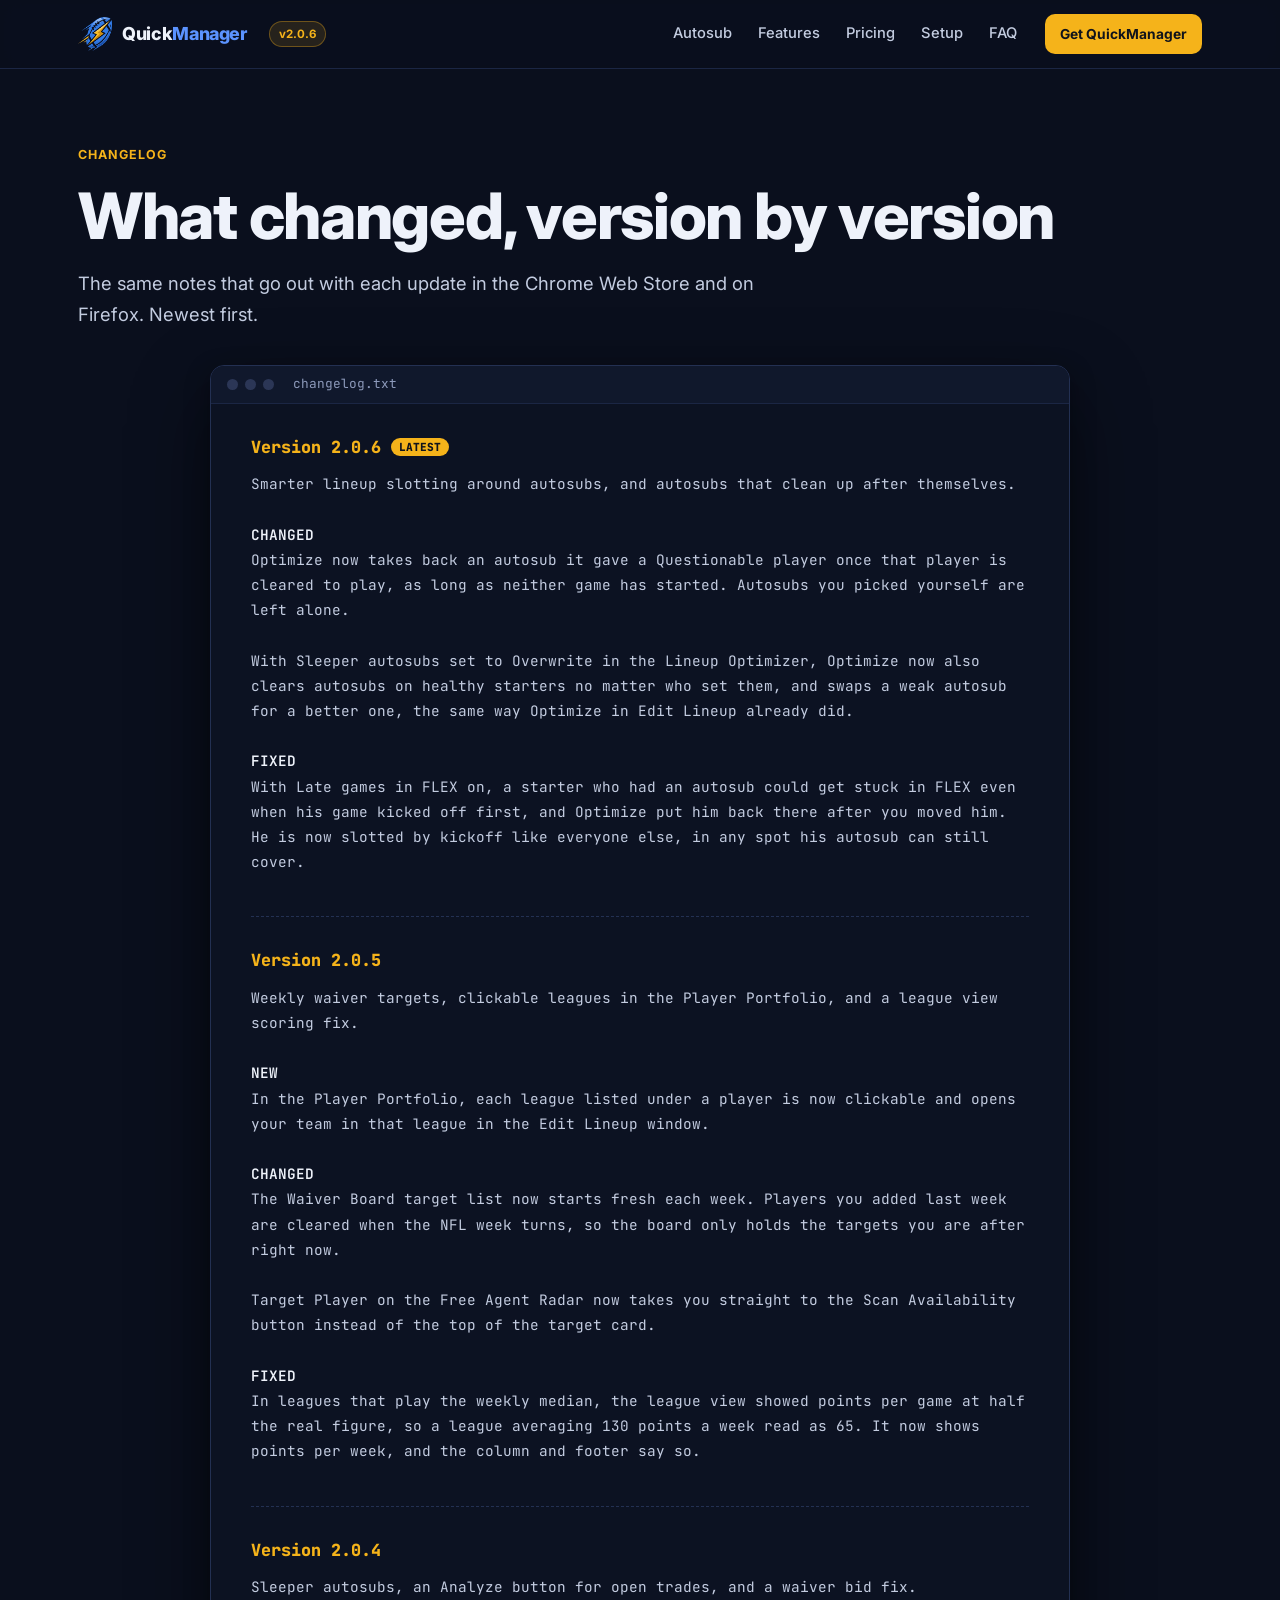
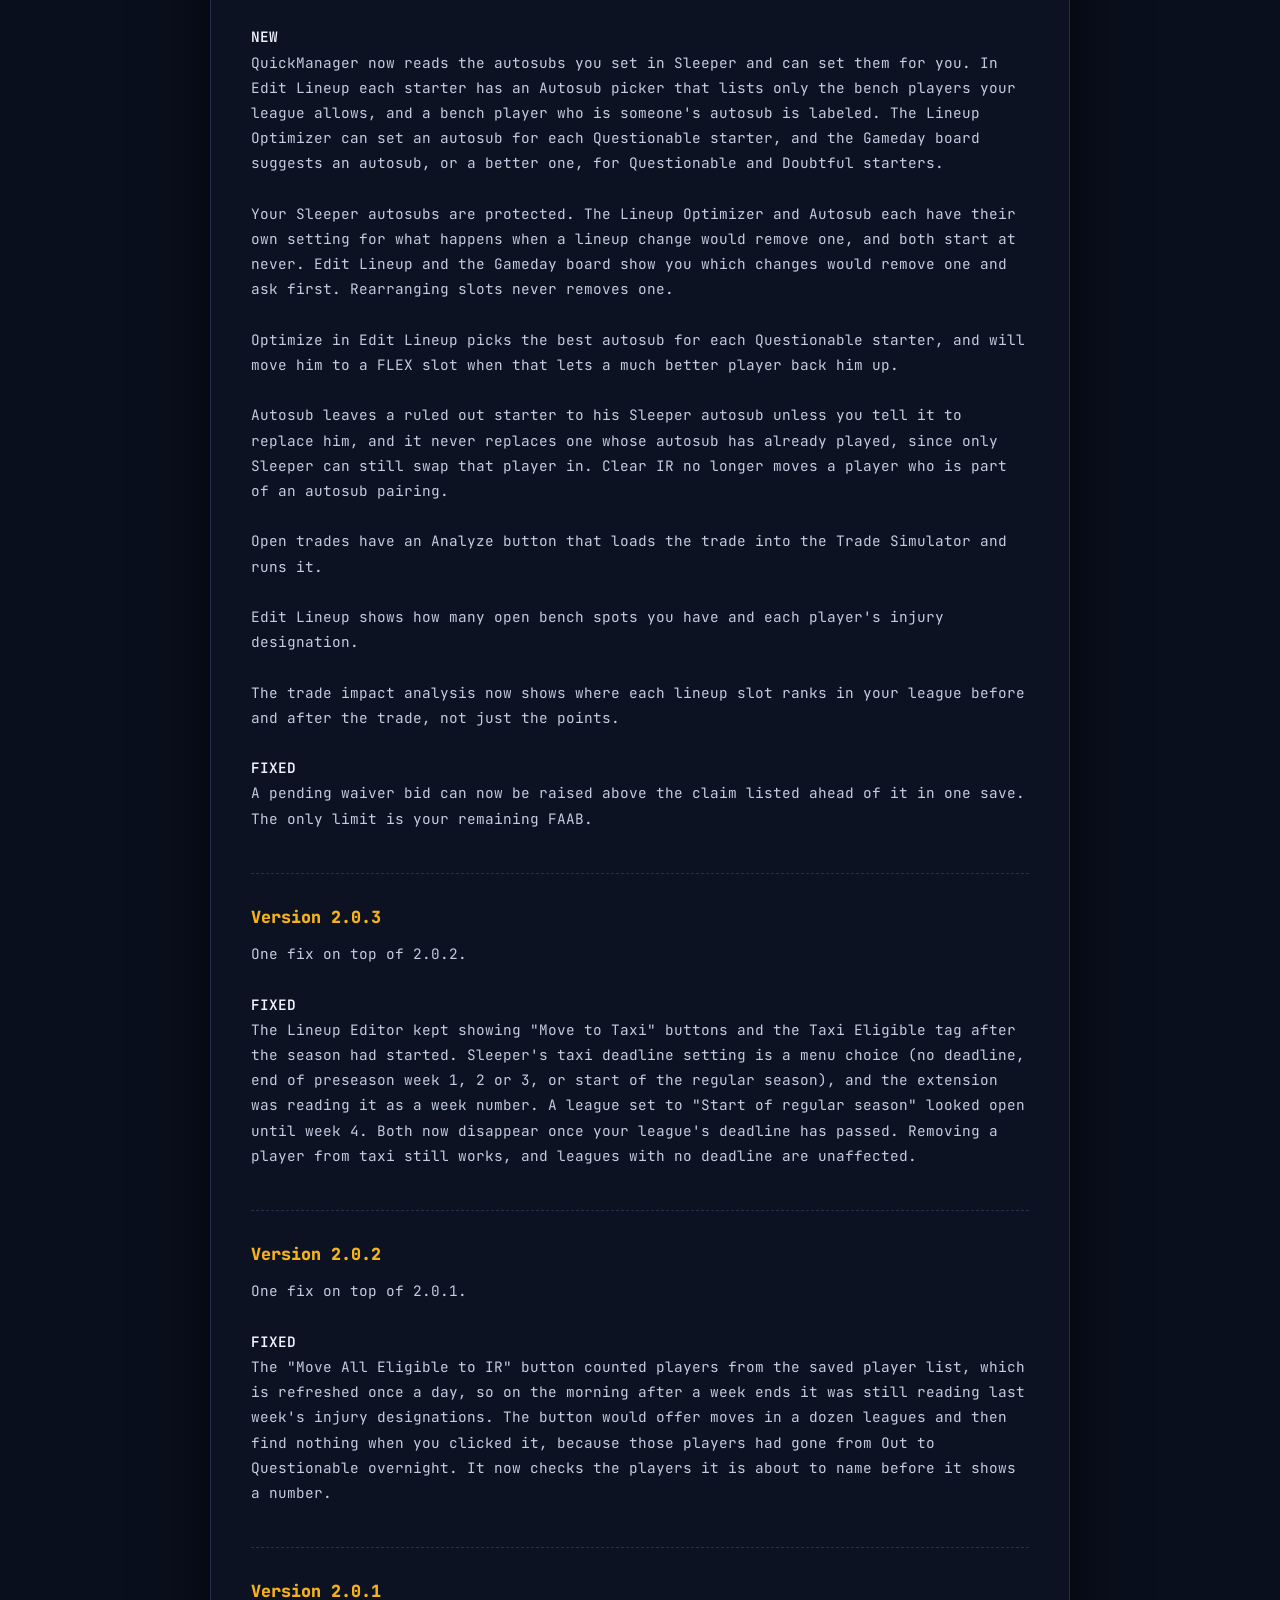
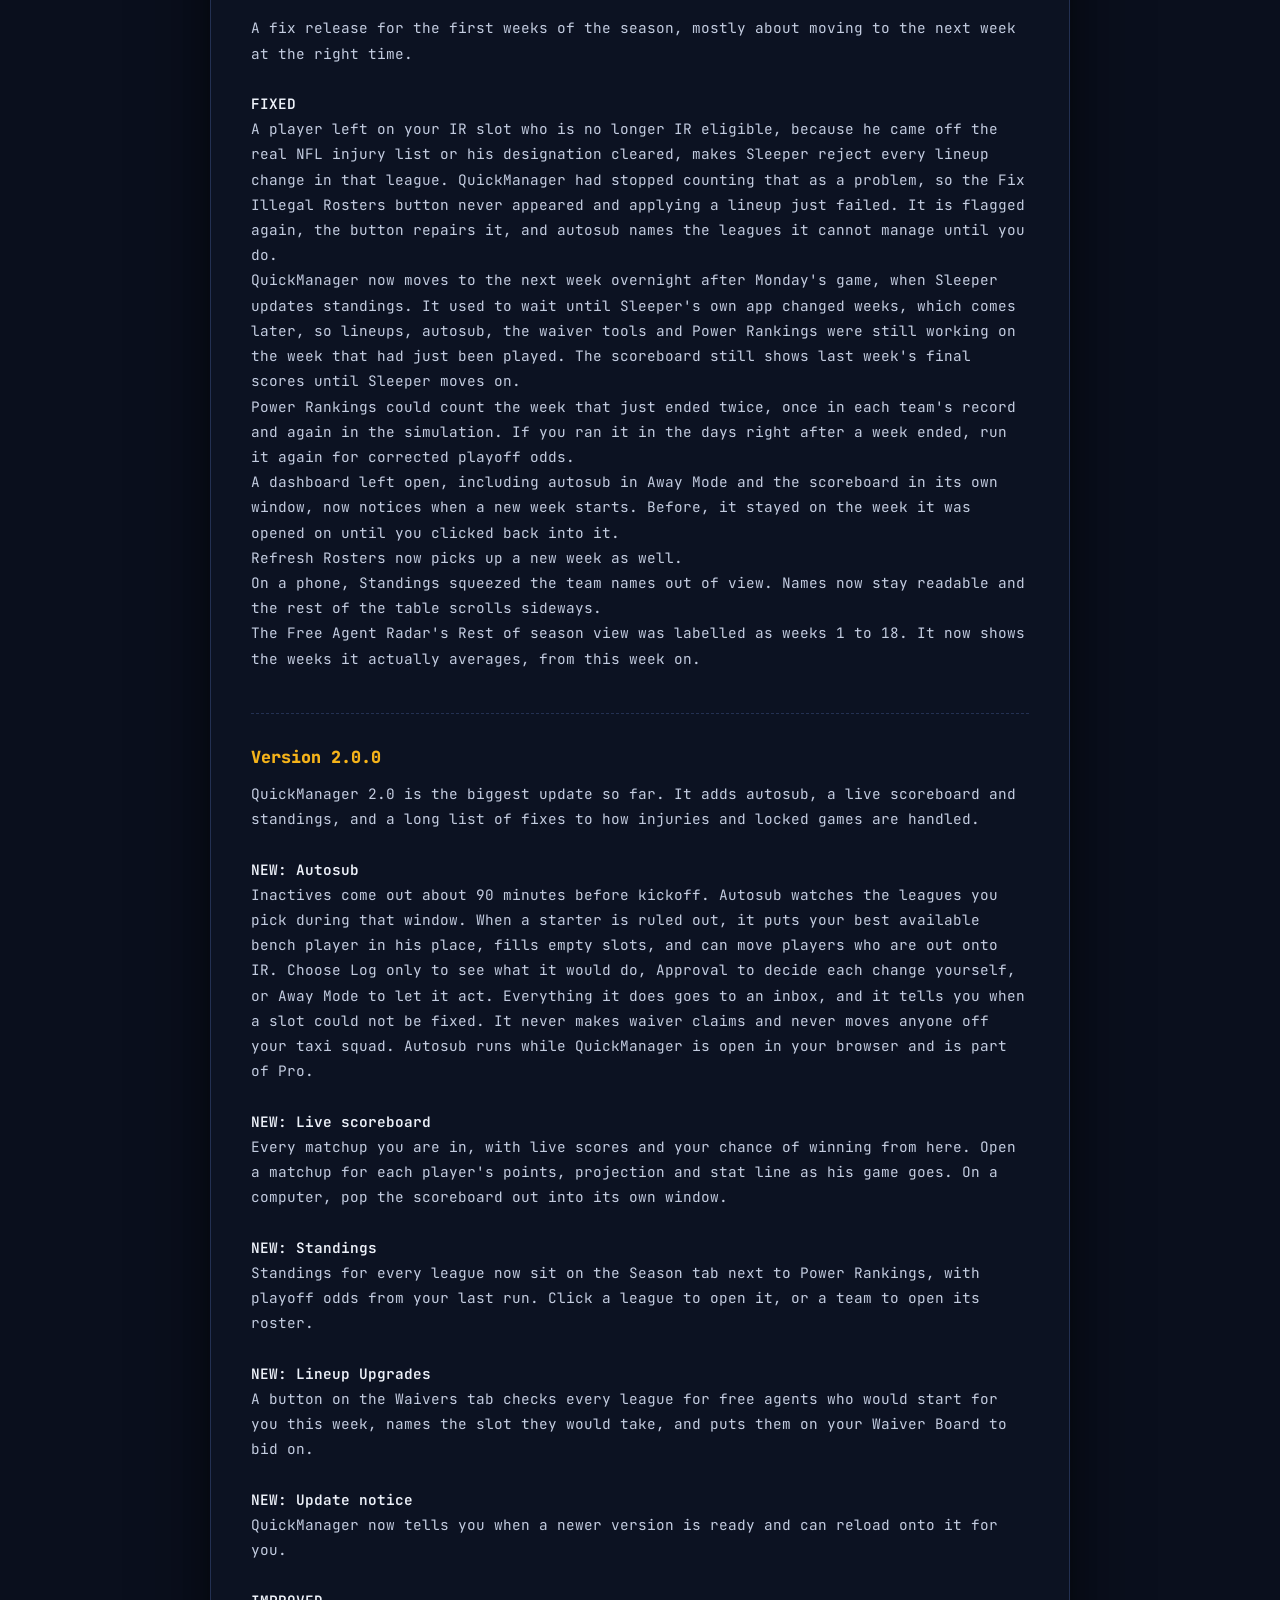
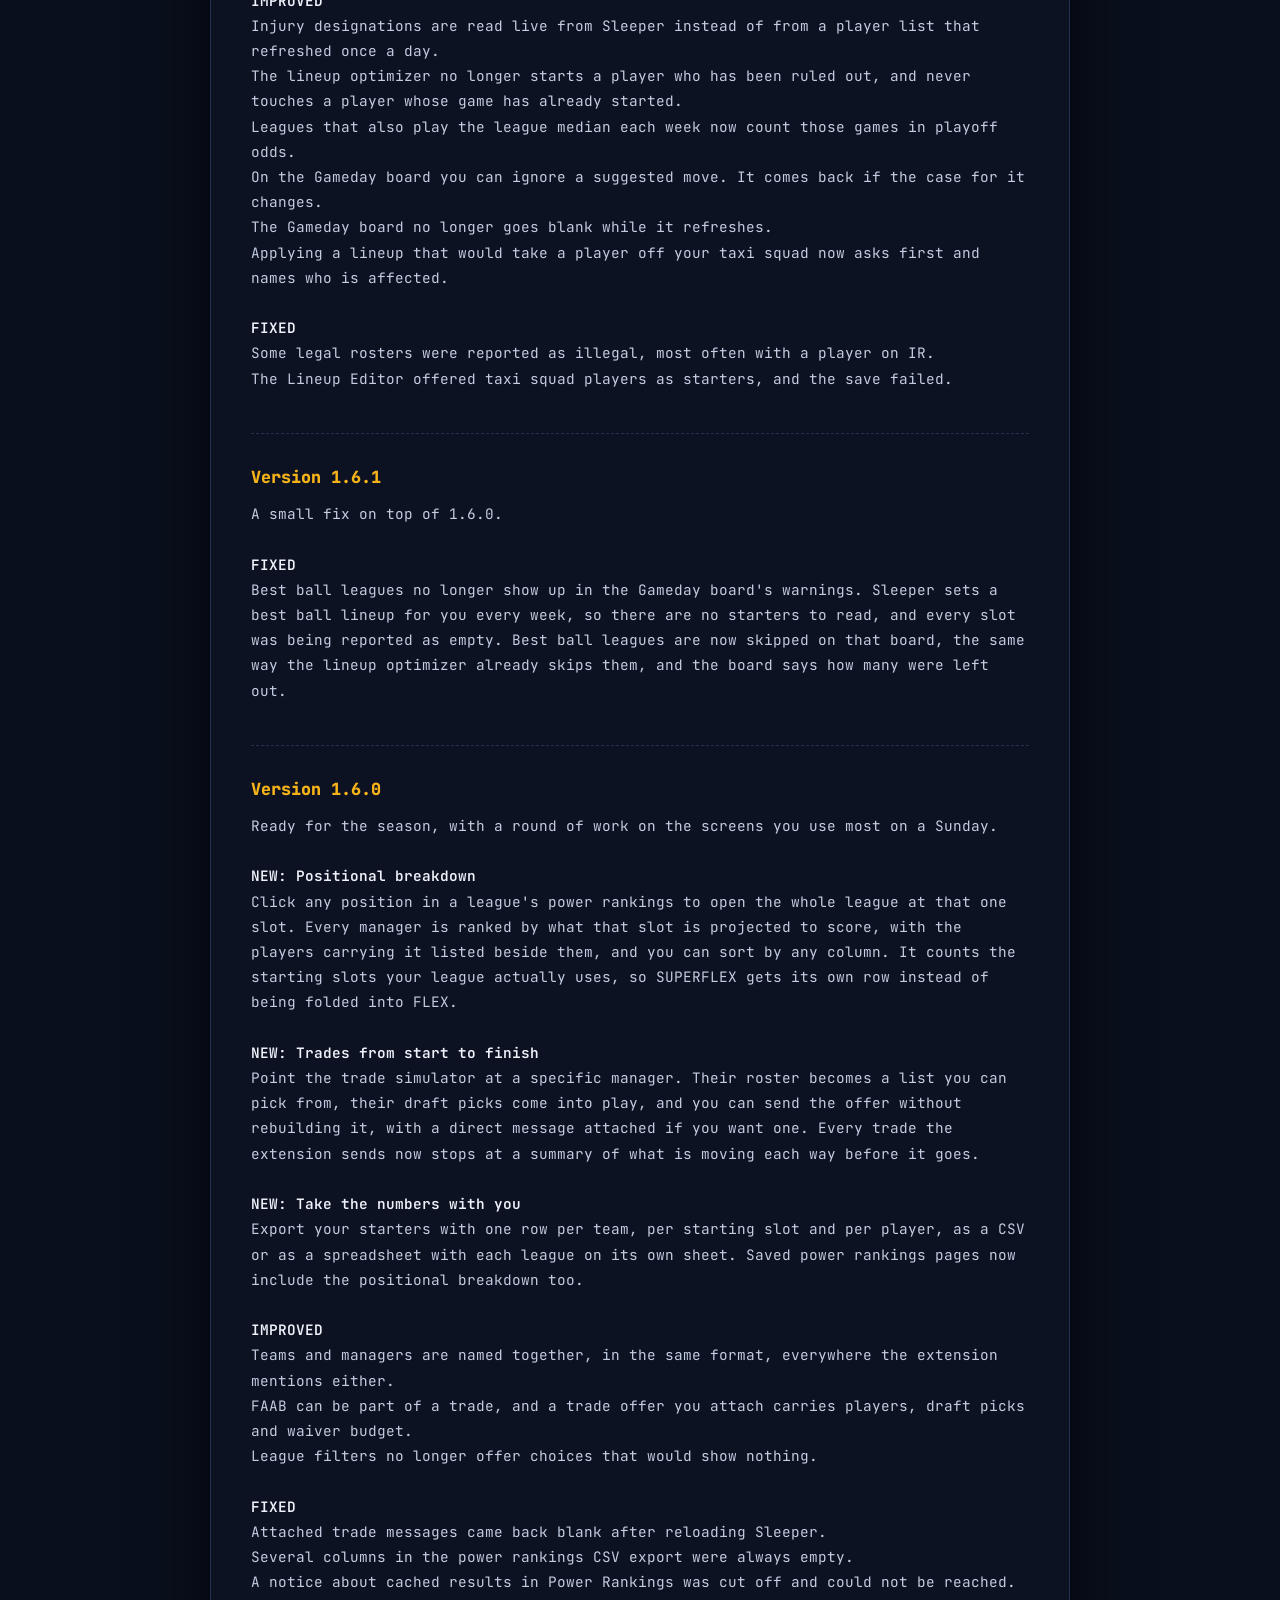
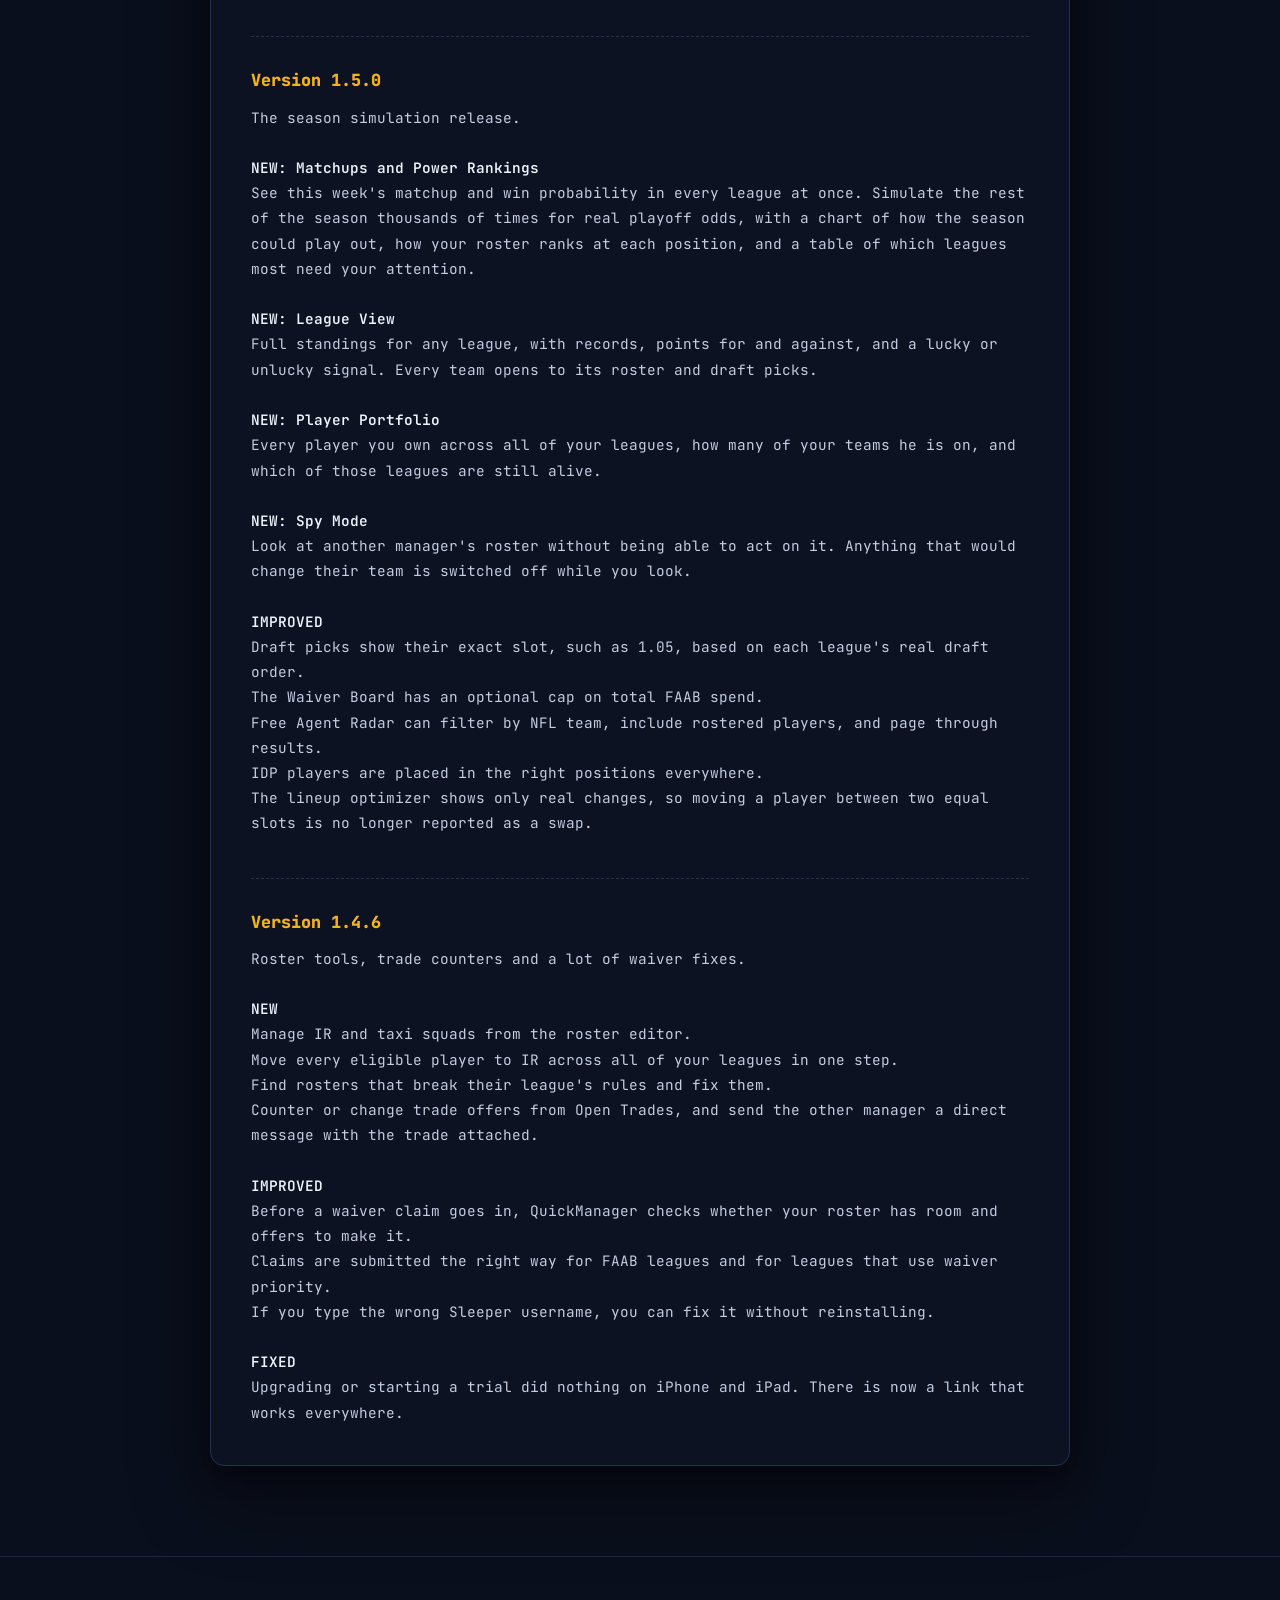
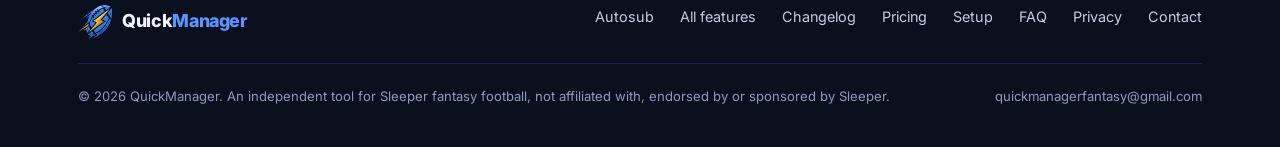
<file: changelog.html>
<!DOCTYPE html>
<html lang="en">
<head>
<meta charset="UTF-8">
<meta name="viewport" content="width=device-width, initial-scale=1.0">
<title>QuickManager changelog</title>
<meta name="description" content="What changed in each version of QuickManager for Sleeper.">
<link rel="icon" type="image/png" href="icons/icon32.png">
<link rel="preconnect" href="https://fonts.googleapis.com">
<link rel="preconnect" href="https://fonts.gstatic.com" crossorigin>
<link href="https://fonts.googleapis.com/css2?family=Inter:wght@400;500;600;700;800&family=JetBrains+Mono:wght@500&display=swap" rel="stylesheet">
<link rel="stylesheet" href="assets/site.css">
</head>
<body>
<!-- Generated by tools/site/build-changelog.cjs from store/release-notes-*.txt. Edit those, not this. -->

<nav class="nav">
  <div class="wrap">
    <a href="index.html" class="brand"><img src="icons/logo_mark.png" alt=""><span>Quick<b>Manager</b></span></a>
    <a href="changelog.html" class="ver-pill" data-qm-version title="See what changed in each version">v2.0.6</a>
    <div class="nav-links">
      <a href="index.html#autosub">Autosub</a>
      <a href="features.html">Features</a>
      <a href="index.html#pricing">Pricing</a>
      <a href="index.html#setup">Setup</a>
      <a href="index.html#faq">FAQ</a>
    </div>
    <a href="index.html#get" class="btn btn-gold btn-sm">Get QuickManager</a>
  </div>
</nav>

<header class="page-head">
  <div class="wrap">
    <span class="eyebrow">Changelog</span>
    <h1 style="margin-top: 12px;">What changed, version by version</h1>
    <p class="lede">The same notes that go out with each update in the Chrome Web Store and on Firefox. Newest first.</p>
  </div>
</header>

<main class="wrap">
  <div class="notepad">
    <div class="bar"><i></i><i></i><i></i><em>changelog.txt</em></div>
    <div class="body">
      <article class="release" id="v2.0.6">
        <h2>Version 2.0.6<span class="latest">LATEST</span></h2>
        <pre>Smarter lineup slotting around autosubs, and autosubs that clean up after themselves.

<b>CHANGED</b>
Optimize now takes back an autosub it gave a Questionable player once that player is cleared to play, as long as neither game has started. Autosubs you picked yourself are left alone.

With Sleeper autosubs set to Overwrite in the Lineup Optimizer, Optimize now also clears autosubs on healthy starters no matter who set them, and swaps a weak autosub for a better one, the same way Optimize in Edit Lineup already did.

<b>FIXED</b>
With Late games in FLEX on, a starter who had an autosub could get stuck in FLEX even when his game kicked off first, and Optimize put him back there after you moved him. He is now slotted by kickoff like everyone else, in any spot his autosub can still cover.</pre>
      </article>
      <article class="release" id="v2.0.5">
        <h2>Version 2.0.5</h2>
        <pre>Weekly waiver targets, clickable leagues in the Player Portfolio, and a league view scoring fix.

<b>NEW</b>
In the Player Portfolio, each league listed under a player is now clickable and opens your team in that league in the Edit Lineup window.

<b>CHANGED</b>
The Waiver Board target list now starts fresh each week. Players you added last week are cleared when the NFL week turns, so the board only holds the targets you are after right now.

Target Player on the Free Agent Radar now takes you straight to the Scan Availability button instead of the top of the target card.

<b>FIXED</b>
In leagues that play the weekly median, the league view showed points per game at half the real figure, so a league averaging 130 points a week read as 65. It now shows points per week, and the column and footer say so.</pre>
      </article>
      <article class="release" id="v2.0.4">
        <h2>Version 2.0.4</h2>
        <pre>Sleeper autosubs, an Analyze button for open trades, and a waiver bid fix.

<b>NEW</b>
QuickManager now reads the autosubs you set in Sleeper and can set them for you. In Edit Lineup each starter has an Autosub picker that lists only the bench players your league allows, and a bench player who is someone's autosub is labeled. The Lineup Optimizer can set an autosub for each Questionable starter, and the Gameday board suggests an autosub, or a better one, for Questionable and Doubtful starters.

Your Sleeper autosubs are protected. The Lineup Optimizer and Autosub each have their own setting for what happens when a lineup change would remove one, and both start at never. Edit Lineup and the Gameday board show you which changes would remove one and ask first. Rearranging slots never removes one.

Optimize in Edit Lineup picks the best autosub for each Questionable starter, and will move him to a FLEX slot when that lets a much better player back him up.

Autosub leaves a ruled out starter to his Sleeper autosub unless you tell it to replace him, and it never replaces one whose autosub has already played, since only Sleeper can still swap that player in. Clear IR no longer moves a player who is part of an autosub pairing.

Open trades have an Analyze button that loads the trade into the Trade Simulator and runs it.

Edit Lineup shows how many open bench spots you have and each player's injury designation.

The trade impact analysis now shows where each lineup slot ranks in your league before and after the trade, not just the points.

<b>FIXED</b>
A pending waiver bid can now be raised above the claim listed ahead of it in one save. The only limit is your remaining FAAB.</pre>
      </article>
      <article class="release" id="v2.0.3">
        <h2>Version 2.0.3</h2>
        <pre>One fix on top of 2.0.2.

<b>FIXED</b>
The Lineup Editor kept showing "Move to Taxi" buttons and the Taxi Eligible tag after the season had started. Sleeper's taxi deadline setting is a menu choice (no deadline, end of preseason week 1, 2 or 3, or start of the regular season), and the extension was reading it as a week number. A league set to "Start of regular season" looked open until week 4. Both now disappear once your league's deadline has passed. Removing a player from taxi still works, and leagues with no deadline are unaffected.</pre>
      </article>
      <article class="release" id="v2.0.2">
        <h2>Version 2.0.2</h2>
        <pre>One fix on top of 2.0.1.

<b>FIXED</b>
The "Move All Eligible to IR" button counted players from the saved player list, which is refreshed once a day, so on the morning after a week ends it was still reading last week's injury designations. The button would offer moves in a dozen leagues and then find nothing when you clicked it, because those players had gone from Out to Questionable overnight. It now checks the players it is about to name before it shows a number.</pre>
      </article>
      <article class="release" id="v2.0.1">
        <h2>Version 2.0.1</h2>
        <pre>A fix release for the first weeks of the season, mostly about moving to the next week at the right time.

<b>FIXED</b>
A player left on your IR slot who is no longer IR eligible, because he came off the real NFL injury list or his designation cleared, makes Sleeper reject every lineup change in that league. QuickManager had stopped counting that as a problem, so the Fix Illegal Rosters button never appeared and applying a lineup just failed. It is flagged again, the button repairs it, and autosub names the leagues it cannot manage until you do.
QuickManager now moves to the next week overnight after Monday's game, when Sleeper updates standings. It used to wait until Sleeper's own app changed weeks, which comes later, so lineups, autosub, the waiver tools and Power Rankings were still working on the week that had just been played. The scoreboard still shows last week's final scores until Sleeper moves on.
Power Rankings could count the week that just ended twice, once in each team's record and again in the simulation. If you ran it in the days right after a week ended, run it again for corrected playoff odds.
A dashboard left open, including autosub in Away Mode and the scoreboard in its own window, now notices when a new week starts. Before, it stayed on the week it was opened on until you clicked back into it.
Refresh Rosters now picks up a new week as well.
On a phone, Standings squeezed the team names out of view. Names now stay readable and the rest of the table scrolls sideways.
The Free Agent Radar's Rest of season view was labelled as weeks 1 to 18. It now shows the weeks it actually averages, from this week on.</pre>
      </article>
      <article class="release" id="v2.0.0">
        <h2>Version 2.0.0</h2>
        <pre>QuickManager 2.0 is the biggest update so far. It adds autosub, a live scoreboard and standings, and a long list of fixes to how injuries and locked games are handled.

<b>NEW: Autosub</b>
Inactives come out about 90 minutes before kickoff. Autosub watches the leagues you pick during that window. When a starter is ruled out, it puts your best available bench player in his place, fills empty slots, and can move players who are out onto IR. Choose Log only to see what it would do, Approval to decide each change yourself, or Away Mode to let it act. Everything it does goes to an inbox, and it tells you when a slot could not be fixed. It never makes waiver claims and never moves anyone off your taxi squad. Autosub runs while QuickManager is open in your browser and is part of Pro.

<b>NEW: Live scoreboard</b>
Every matchup you are in, with live scores and your chance of winning from here. Open a matchup for each player's points, projection and stat line as his game goes. On a computer, pop the scoreboard out into its own window.

<b>NEW: Standings</b>
Standings for every league now sit on the Season tab next to Power Rankings, with playoff odds from your last run. Click a league to open it, or a team to open its roster.

<b>NEW: Lineup Upgrades</b>
A button on the Waivers tab checks every league for free agents who would start for you this week, names the slot they would take, and puts them on your Waiver Board to bid on.

<b>NEW: Update notice</b>
QuickManager now tells you when a newer version is ready and can reload onto it for you.

<b>IMPROVED</b>
Injury designations are read live from Sleeper instead of from a player list that refreshed once a day.
The lineup optimizer no longer starts a player who has been ruled out, and never touches a player whose game has already started.
Leagues that also play the league median each week now count those games in playoff odds.
On the Gameday board you can ignore a suggested move. It comes back if the case for it changes.
The Gameday board no longer goes blank while it refreshes.
Applying a lineup that would take a player off your taxi squad now asks first and names who is affected.

<b>FIXED</b>
Some legal rosters were reported as illegal, most often with a player on IR.
The Lineup Editor offered taxi squad players as starters, and the save failed.</pre>
      </article>
      <article class="release" id="v1.6.1">
        <h2>Version 1.6.1</h2>
        <pre>A small fix on top of 1.6.0.

<b>FIXED</b>
Best ball leagues no longer show up in the Gameday board's warnings. Sleeper sets a best ball lineup for you every week, so there are no starters to read, and every slot was being reported as empty. Best ball leagues are now skipped on that board, the same way the lineup optimizer already skips them, and the board says how many were left out.</pre>
      </article>
      <article class="release" id="v1.6.0">
        <h2>Version 1.6.0</h2>
        <pre>Ready for the season, with a round of work on the screens you use most on a Sunday.

<b>NEW: Positional breakdown</b>
Click any position in a league's power rankings to open the whole league at that one slot. Every manager is ranked by what that slot is projected to score, with the players carrying it listed beside them, and you can sort by any column. It counts the starting slots your league actually uses, so SUPERFLEX gets its own row instead of being folded into FLEX.

<b>NEW: Trades from start to finish</b>
Point the trade simulator at a specific manager. Their roster becomes a list you can pick from, their draft picks come into play, and you can send the offer without rebuilding it, with a direct message attached if you want one. Every trade the extension sends now stops at a summary of what is moving each way before it goes.

<b>NEW: Take the numbers with you</b>
Export your starters with one row per team, per starting slot and per player, as a CSV or as a spreadsheet with each league on its own sheet. Saved power rankings pages now include the positional breakdown too.

<b>IMPROVED</b>
Teams and managers are named together, in the same format, everywhere the extension mentions either.
FAAB can be part of a trade, and a trade offer you attach carries players, draft picks and waiver budget.
League filters no longer offer choices that would show nothing.

<b>FIXED</b>
Attached trade messages came back blank after reloading Sleeper.
Several columns in the power rankings CSV export were always empty.
A notice about cached results in Power Rankings was cut off and could not be reached.</pre>
      </article>
      <article class="release" id="v1.5.0">
        <h2>Version 1.5.0</h2>
        <pre>The season simulation release.

<b>NEW: Matchups and Power Rankings</b>
See this week's matchup and win probability in every league at once. Simulate the rest of the season thousands of times for real playoff odds, with a chart of how the season could play out, how your roster ranks at each position, and a table of which leagues most need your attention.

<b>NEW: League View</b>
Full standings for any league, with records, points for and against, and a lucky or unlucky signal. Every team opens to its roster and draft picks.

<b>NEW: Player Portfolio</b>
Every player you own across all of your leagues, how many of your teams he is on, and which of those leagues are still alive.

<b>NEW: Spy Mode</b>
Look at another manager's roster without being able to act on it. Anything that would change their team is switched off while you look.

<b>IMPROVED</b>
Draft picks show their exact slot, such as 1.05, based on each league's real draft order.
The Waiver Board has an optional cap on total FAAB spend.
Free Agent Radar can filter by NFL team, include rostered players, and page through results.
IDP players are placed in the right positions everywhere.
The lineup optimizer shows only real changes, so moving a player between two equal slots is no longer reported as a swap.</pre>
      </article>
      <article class="release" id="v1.4.6">
        <h2>Version 1.4.6</h2>
        <pre>Roster tools, trade counters and a lot of waiver fixes.

<b>NEW</b>
Manage IR and taxi squads from the roster editor.
Move every eligible player to IR across all of your leagues in one step.
Find rosters that break their league's rules and fix them.
Counter or change trade offers from Open Trades, and send the other manager a direct message with the trade attached.

<b>IMPROVED</b>
Before a waiver claim goes in, QuickManager checks whether your roster has room and offers to make it.
Claims are submitted the right way for FAAB leagues and for leagues that use waiver priority.
If you type the wrong Sleeper username, you can fix it without reinstalling.

<b>FIXED</b>
Upgrading or starting a trial did nothing on iPhone and iPad. There is now a link that works everywhere.</pre>
      </article>
    </div>
  </div>
</main>

<footer class="foot">
  <div class="wrap">
    <a href="index.html" class="brand"><img src="icons/logo_mark.png" alt=""><span>Quick<b>Manager</b></span></a>
    <div class="links">
      <a href="index.html#autosub">Autosub</a>
      <a href="features.html">All features</a>
      <a href="changelog.html">Changelog</a>
      <a href="index.html#pricing">Pricing</a>
      <a href="index.html#setup">Setup</a>
      <a href="index.html#faq">FAQ</a>
      <a href="index.html#privacy">Privacy</a>
      <a href="mailto:quickmanagerfantasy@gmail.com">Contact</a>
    </div>
    <div class="fine">
      <span>© 2026 QuickManager. An independent tool for Sleeper fantasy football, not affiliated with, endorsed by or sponsored by Sleeper.</span>
      <span>quickmanagerfantasy@gmail.com</span>
    </div>
  </div>
</footer>

</body>
</html>
</file>
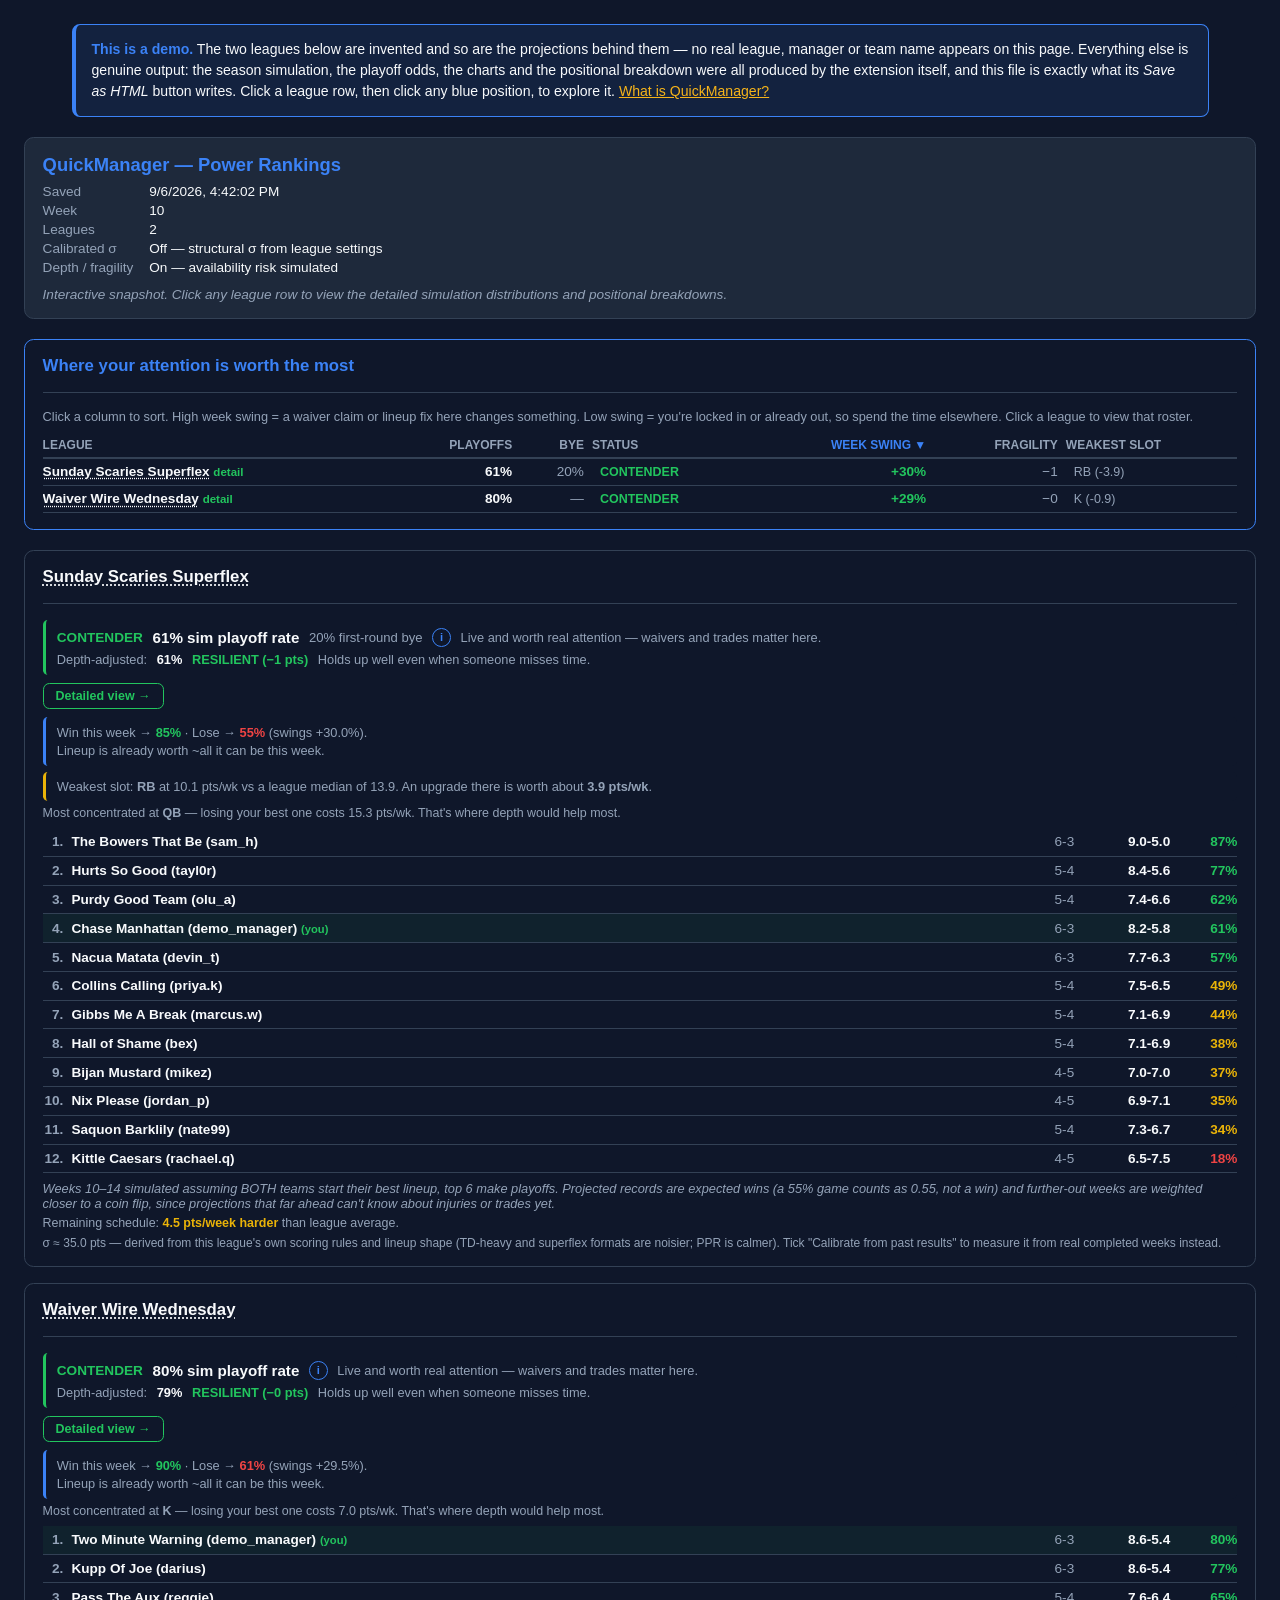
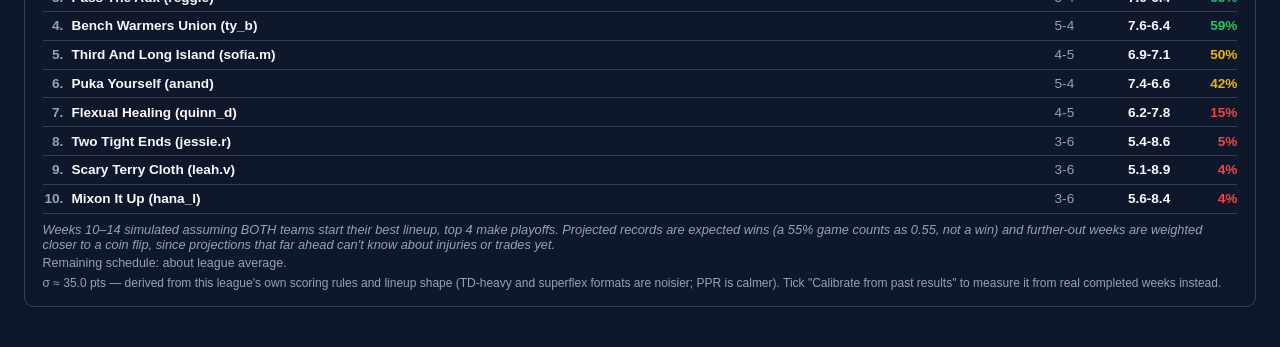
<file: demo.html>
<!DOCTYPE html>
<html lang="en"><head><meta charset="utf-8">
<meta name="viewport" content="width=device-width, initial-scale=1">
<title>QuickManager Power Rankings — 2026-09-06</title>
<style>
        .modal-overlay {
            position: fixed; inset: 0; background: rgba(15, 23, 42, 0.85);
            display: none; justify-content: center; align-items: center;
            z-index: 60; padding: 1rem;
        }
        .modal-overlay.active { display: flex; }
        .modal-overlay .modal-content {
            width: 100%; max-width: 760px; max-height: 85vh;
            display: flex; flex-direction: column; overflow: hidden;
            background: var(--bg-card); border: 1px solid var(--border-color);
            border-radius: 0.6rem;
        }
        .modal-overlay .card-header {
            padding: 1rem 1.25rem; border-bottom: 1px solid var(--border-color);
            display: flex; justify-content: space-between; align-items: center; gap: 0.75rem;
        }
        .modal-scroll-area { overflow-y: auto; }
        .hidden { display: none !important; }
        :root {
            color-scheme: dark;
            --bg-main: #0f172a; --bg-card: #1e293b; --border-color: #334155;
            --text-main: #f8fafc; --text-muted: #94a3b8;
            --accent-blue: #3b82f6; --status-red: #ef4444;
            --status-green: #22c55e; --status-yellow: #eab308;
            --status-purple: #a855f7;
        }
        body {
            background: var(--bg-main); color: var(--text-main); margin: 0;
            padding: 1.5rem;
            font-family: -apple-system, BlinkMacSystemFont, 'Segoe UI', Roboto, sans-serif;
        }
        .result-card {
            background: var(--bg-main); border: 1px solid var(--border-color);
            border-radius: 0.6rem; padding: 1rem 1.1rem; margin-bottom: 1rem;
        }
        .result-header {
            display: flex; justify-content: space-between; align-items: center;
            gap: 1rem; margin-bottom: 1rem; padding-bottom: 1rem;
            border-bottom: 1px solid var(--border-color); flex-wrap: wrap;
        }
        .result-title { margin: 0; font-size: 1.05rem; overflow-wrap: anywhere; }
        table { width: 100%; border-collapse: collapse; font-size: 0.85rem; }
        /* The saved copy is a static snapshot: click-to-open-roster
           can't work outside the extension. Neutralize the affordances so the
           file doesn't invite clicks that silently do nothing. */
        .standings-team-link {
            cursor: default !important; text-decoration: none !important;
        }
        .export-meta {
            background: var(--bg-card); border: 1px solid var(--border-color);
            border-radius: 0.6rem; padding: 1rem 1.1rem; margin-bottom: 1.25rem;
            font-size: 0.85rem; color: var(--text-muted);
        }
        .export-meta h1 { margin: 0 0 0.5rem; font-size: 1.15rem; color: var(--accent-blue); }
        .export-meta dl { display: grid; grid-template-columns: auto 1fr; gap: 0.25rem 1rem; margin: 0; }
        .export-meta dt { color: var(--text-muted); }
        .export-meta dd { margin: 0; color: var(--text-main); }
        @media print { body { background: #fff; color: #000; } }
    </style>
</head><body>
<div style="max-width: 1100px; margin: 0 auto 1.25rem; padding: 0.85rem 1rem; border: 1px solid #3b82f6; border-left-width: 4px; border-radius: 0.5rem; background: rgba(59,130,246,0.10); font-size: 0.88rem; line-height: 1.5;">
<strong style="color: #3b82f6;">This is a demo.</strong>
The two leagues below are invented and so are the projections behind them &mdash; no real league, manager or team name appears on this page.
Everything else is genuine output: the season simulation, the playoff odds, the charts and the positional breakdown were all produced by the extension itself, and this file is exactly what its
<em>Save as HTML</em> button writes. Click a league row, then click any blue position, to explore it.
<a href="./" style="color: #f5b31a;">What is QuickManager?</a>
</div>


            <div class="export-meta">
                <h1>QuickManager — Power Rankings</h1>
                <dl>
                    <dt>Saved</dt><dd>9/6/2026, 4:42:02 PM</dd>
                    <dt>Week</dt><dd>10</dd>
                    <dt>Leagues</dt><dd>2</dd>
                    <dt>Calibrated σ</dt><dd>Off — structural σ from league settings</dd>
                    <dt>Depth / fragility</dt><dd>On — availability risk simulated</dd>
                </dl>
                <p style="margin: 0.75rem 0 0; font-style: italic;">Interactive snapshot. Click any league row to view the detailed simulation distributions and positional breakdowns.</p>
            </div>
<div id="triage-table-card" class="result-card" style="margin-bottom: 1.25rem; border: 1px solid var(--accent-blue);">
            <div class="result-header">
                <h3 class="result-title" style="color: var(--accent-blue);">Where your attention is worth the most</h3>
            </div>
            <p style="font-size: 0.8rem; color: var(--text-muted); margin: 0.3rem 0 0.6rem;">Click a column to sort. High week swing = a waiver claim or lineup fix here changes something. Low swing = you're locked in or already out, so spend the time elsewhere. Click a league to view that roster.</p>
            <div style="overflow-x: auto;">
            <table style="width: 100%; border-collapse: collapse; font-size: 0.85rem;">
                <thead><tr style="border-bottom: 2px solid var(--border-color); color: var(--text-muted); font-size: 0.75rem; text-transform: uppercase;"><th data-sort-key="leagueName" style="text-align: left; padding: 0.3rem 0.5rem 0.3rem 0; cursor: pointer; user-select: none; ">League</th><th data-sort-key="playoffOdds" style="text-align: right; padding: 0.3rem 0.5rem; cursor: pointer; user-select: none; " title="Sim playoff rate">Playoffs</th><th data-sort-key="byeOdds" style="text-align: right; padding: 0.3rem 0.5rem; cursor: pointer; user-select: none; " title="Odds of a first-round bye">Bye</th><th data-sort-key="status" style="text-align: left; padding: 0.3rem 0.5rem 0.3rem 0; cursor: pointer; user-select: none; ">Status</th><th data-sort-key="weekLeverage" style="text-align: right; padding: 0.3rem 0.5rem; cursor: pointer; user-select: none; color: var(--accent-blue);" title="Win vs lose this week, difference in playoff rate">Week swing ▼</th><th data-sort-key="fragility" style="text-align: right; padding: 0.3rem 0.5rem; cursor: pointer; user-select: none; " title="Playoff rate lost to availability risk">Fragility</th><th data-sort-key="weakestSlot" style="text-align: left; padding: 0.3rem 0.5rem 0.3rem 0; cursor: pointer; user-select: none; " title="Weakest starting slot vs league median">Weakest slot</th></tr></thead>
                <tbody>
                <tr style="border-bottom: 1px solid var(--border-color);">
                    <td data-sort-val="sunday scaries superflex" style="padding: 0.35rem 0.5rem 0.35rem 0; font-weight: 600;"><span class="triage-league-link" data-league-id="demo_sf_2026" style="cursor: pointer; text-decoration: underline dotted; text-underline-offset: 2px;" title="Open Sunday Scaries Superflex's roster">Sunday Scaries Superflex</span> <span class="triage-detail-link" data-league-id="demo_sf_2026" title="Sim outcome spread and positional breakdown for Sunday Scaries Superflex" style="cursor: pointer; color: var(--status-green); font-size: 0.72rem; font-weight: 700; white-space: nowrap;">detail</span></td>
                    <td data-sort-val="0.6142" style="padding: 0.35rem 0.5rem; text-align: right; font-weight: 700;">61%</td>
                    <td data-sort-val="0.1974" style="padding: 0.35rem 0.5rem; text-align: right; color: var(--text-muted);">20%</td>
                    <td data-sort-val="0.6142" style="padding: 0.35rem 0.5rem; color: var(--status-green); font-weight: 600; font-size: 0.78rem;">CONTENDER</td>
                    <td data-sort-val="0.3002" style="padding: 0.35rem 0.5rem; text-align: right; color: var(--status-green); font-weight: 700;">+30%</td>
                    <td data-sort-val="0.008199999999999985" style="padding: 0.35rem 0.5rem; text-align: right; color: var(--text-muted);">−1</td>
                    <td data-sort-val="-3.869999999999999" style="padding: 0.35rem 0 0.35rem 0.5rem; color: var(--text-muted); font-size: 0.78rem;">RB (-3.9)</td>
                </tr>
                <tr style="border-bottom: 1px solid var(--border-color);">
                    <td data-sort-val="waiver wire wednesday" style="padding: 0.35rem 0.5rem 0.35rem 0; font-weight: 600;"><span class="triage-league-link" data-league-id="demo_std_2026" style="cursor: pointer; text-decoration: underline dotted; text-underline-offset: 2px;" title="Open Waiver Wire Wednesday's roster">Waiver Wire Wednesday</span> <span class="triage-detail-link" data-league-id="demo_std_2026" title="Sim outcome spread and positional breakdown for Waiver Wire Wednesday" style="cursor: pointer; color: var(--status-green); font-size: 0.72rem; font-weight: 700; white-space: nowrap;">detail</span></td>
                    <td data-sort-val="0.7968" style="padding: 0.35rem 0.5rem; text-align: right; font-weight: 700;">80%</td>
                    <td data-sort-val="-1" style="padding: 0.35rem 0.5rem; text-align: right; color: var(--text-muted);">—</td>
                    <td data-sort-val="0.7968" style="padding: 0.35rem 0.5rem; color: var(--status-green); font-weight: 600; font-size: 0.78rem;">CONTENDER</td>
                    <td data-sort-val="0.2946" style="padding: 0.35rem 0.5rem; text-align: right; color: var(--status-green); font-weight: 700;">+29%</td>
                    <td data-sort-val="0.0037999999999999146" style="padding: 0.35rem 0.5rem; text-align: right; color: var(--text-muted);">−0</td>
                    <td data-sort-val="-0.8999999999999995" style="padding: 0.35rem 0 0.35rem 0.5rem; color: var(--text-muted); font-size: 0.78rem;">K (-0.9)</td>
                </tr></tbody>
            </table></div></div><div class="result-card" style="margin-bottom: 1rem;">
            <div class="result-header">
                <h3 class="result-title"><span class="open-league-view" data-league-id="demo_sf_2026" style="cursor: pointer; text-decoration: underline dotted; text-underline-offset: 3px;" title="Open full league view — standings, records, rosters and draft picks">Sunday Scaries Superflex</span></h3>
            </div>
            
                <div style="margin: 0.6rem 0 0.2rem; padding: 0.5rem 0.7rem; background: var(--bg-main); border-left: 3px solid var(--status-green); border-radius: 0.3rem;">
                    <div style="display: flex; align-items: center; gap: 0.6rem; flex-wrap: wrap;">
                        <span style="font-weight: 700; color: var(--status-green); font-size: 0.85rem;">CONTENDER</span>
                        <span style="font-weight: 700; font-size: 0.95rem;">61% sim playoff rate</span>
                        <span style="font-size: 0.82rem; color: var(--text-muted);">20% first-round bye</span>
                        <span class="sim-explainer-btn" style="cursor: help; color: var(--accent-blue); font-weight: 700; border: 1px solid var(--accent-blue); border-radius: 50%; width: 1.05rem; height: 1.05rem; display: inline-flex; align-items: center; justify-content: center; font-size: 0.7rem;" title="NOT a prediction. This is how often this roster reached the playoffs across 5,000 simulated seasons, assuming every manager starts their best available lineup each week. It does NOT model trades, waivers, or specific injuries. Depth-adjusted mode approximates general availability risk by randomly making players unavailable and rebuilding the lineup from who's left — it measures how concentrated your production is, not who will actually get hurt.">i</span>
                        <span style="font-size: 0.8rem; color: var(--text-muted);">Live and worth real attention — waivers and trades matter here.</span>
                    </div>
                    
                    <div style="display: flex; align-items: center; gap: 0.6rem; flex-wrap: wrap; margin-top: 0.35rem; font-size: 0.8rem;">
                        <span style="color: var(--text-muted);">Depth-adjusted:</span>
                        <strong>61%</strong>
                        <span style="color: var(--status-green); font-weight: 700;">RESILIENT (−1 pts)</span>
                        <span style="color: var(--text-muted);">Holds up well even when someone misses time.</span>
                    </div>
                </div>
            <div style="margin-top: 0.5rem;"><button class="pr-detail-btn" data-league-id="demo_sf_2026" style="background: transparent; border: 1px solid var(--status-green); color: var(--status-green); font-weight: 600; font-size: 0.78rem; padding: 0.3rem 0.75rem; border-radius: 0.4rem; cursor: pointer;">Detailed view →</button></div>
            
                <div style="margin: 0.5rem 0 0.2rem; padding: 0.5rem 0.7rem; background: var(--bg-main); border-left: 3px solid var(--accent-blue); border-radius: 0.3rem; font-size: 0.8rem;">
                    <div style="color: var(--text-muted);">
                        Win this week → <strong style="color: var(--status-green);">85%</strong> · Lose → <strong style="color: var(--status-red);">55%</strong> <span style="color: var(--text-muted);">(swings +30.0%)</span>.
                    </div>
                    <div style="color: var(--text-muted); margin-top: 0.2rem;">Lineup is already worth ~all it can be this week.</div>
                </div>
            <div style="margin-top: 0.35rem; padding: 0.45rem 0.7rem; background: var(--bg-main); border-left: 3px solid var(--status-yellow); border-radius: 0.3rem; font-size: 0.8rem; color: var(--text-muted);">Weakest slot: <strong>RB</strong> at 10.1 pts/wk vs a league median of 13.9. An upgrade there is worth about <strong>3.9 pts/wk</strong>.</div>
            <div style="margin-top: 0.3rem; font-size: 0.78rem; color: var(--text-muted);">Most concentrated at <strong>QB</strong> — losing your best one costs 15.3 pts/wk. That's where depth would help most.</div>
            <div style="margin-top: 0.5rem;">
                <div style="display: flex; justify-content: space-between; align-items: center; padding: 0.4rem 0; border-bottom: 1px solid var(--border-color); font-size: 0.85rem; flex-wrap: wrap; gap: 0.4rem; ">
                    <div style="display: flex; align-items: center; gap: 0.5rem; min-width: 0;">
                        <span style="color: var(--text-muted); font-weight: 700; width: 1.3rem; text-align: right;">1.</span>
                        <span class="standings-team-link" style="font-weight: 600; cursor: pointer; text-decoration: underline dotted; text-underline-offset: 2px;">The Bowers That Be (sam_h)</span>
                    </div>
                    <div style="display: flex; gap: 1rem; align-items: center;">
                        <span style="color: var(--text-muted);" title="Actual record right now">6-3</span>
                        <span style="font-weight: 600; width: 5rem; text-align: right;" title="Projected final record (expected wins, fractional on purpose)">9.0-5.0</span>
                        <span style="font-weight: 700; width: 3.2rem; text-align: right; color: var(--status-green);">87%</span>
                    </div>
                </div>
                <div style="display: flex; justify-content: space-between; align-items: center; padding: 0.4rem 0; border-bottom: 1px solid var(--border-color); font-size: 0.85rem; flex-wrap: wrap; gap: 0.4rem; ">
                    <div style="display: flex; align-items: center; gap: 0.5rem; min-width: 0;">
                        <span style="color: var(--text-muted); font-weight: 700; width: 1.3rem; text-align: right;">2.</span>
                        <span class="standings-team-link" style="font-weight: 600; cursor: pointer; text-decoration: underline dotted; text-underline-offset: 2px;">Hurts So Good (tayl0r)</span>
                    </div>
                    <div style="display: flex; gap: 1rem; align-items: center;">
                        <span style="color: var(--text-muted);" title="Actual record right now">5-4</span>
                        <span style="font-weight: 600; width: 5rem; text-align: right;" title="Projected final record (expected wins, fractional on purpose)">8.4-5.6</span>
                        <span style="font-weight: 700; width: 3.2rem; text-align: right; color: var(--status-green);">77%</span>
                    </div>
                </div>
                <div style="display: flex; justify-content: space-between; align-items: center; padding: 0.4rem 0; border-bottom: 1px solid var(--border-color); font-size: 0.85rem; flex-wrap: wrap; gap: 0.4rem; ">
                    <div style="display: flex; align-items: center; gap: 0.5rem; min-width: 0;">
                        <span style="color: var(--text-muted); font-weight: 700; width: 1.3rem; text-align: right;">3.</span>
                        <span class="standings-team-link" style="font-weight: 600; cursor: pointer; text-decoration: underline dotted; text-underline-offset: 2px;">Purdy Good Team (olu_a)</span>
                    </div>
                    <div style="display: flex; gap: 1rem; align-items: center;">
                        <span style="color: var(--text-muted);" title="Actual record right now">5-4</span>
                        <span style="font-weight: 600; width: 5rem; text-align: right;" title="Projected final record (expected wins, fractional on purpose)">7.4-6.6</span>
                        <span style="font-weight: 700; width: 3.2rem; text-align: right; color: var(--status-green);">62%</span>
                    </div>
                </div>
                <div style="display: flex; justify-content: space-between; align-items: center; padding: 0.4rem 0; border-bottom: 1px solid var(--border-color); font-size: 0.85rem; flex-wrap: wrap; gap: 0.4rem; background: rgba(34,197,94,0.06);">
                    <div style="display: flex; align-items: center; gap: 0.5rem; min-width: 0;">
                        <span style="color: var(--text-muted); font-weight: 700; width: 1.3rem; text-align: right;">4.</span>
                        <span class="standings-team-link" style="font-weight: 700; cursor: pointer; text-decoration: underline dotted; text-underline-offset: 2px;">Chase Manhattan (demo_manager) <span style="font-size:0.7rem; color: var(--status-green);">(you)</span></span>
                    </div>
                    <div style="display: flex; gap: 1rem; align-items: center;">
                        <span style="color: var(--text-muted);" title="Actual record right now">6-3</span>
                        <span style="font-weight: 600; width: 5rem; text-align: right;" title="Projected final record (expected wins, fractional on purpose)">8.2-5.8</span>
                        <span style="font-weight: 700; width: 3.2rem; text-align: right; color: var(--status-green);">61%</span>
                    </div>
                </div>
                <div style="display: flex; justify-content: space-between; align-items: center; padding: 0.4rem 0; border-bottom: 1px solid var(--border-color); font-size: 0.85rem; flex-wrap: wrap; gap: 0.4rem; ">
                    <div style="display: flex; align-items: center; gap: 0.5rem; min-width: 0;">
                        <span style="color: var(--text-muted); font-weight: 700; width: 1.3rem; text-align: right;">5.</span>
                        <span class="standings-team-link" style="font-weight: 600; cursor: pointer; text-decoration: underline dotted; text-underline-offset: 2px;">Nacua Matata (devin_t)</span>
                    </div>
                    <div style="display: flex; gap: 1rem; align-items: center;">
                        <span style="color: var(--text-muted);" title="Actual record right now">6-3</span>
                        <span style="font-weight: 600; width: 5rem; text-align: right;" title="Projected final record (expected wins, fractional on purpose)">7.7-6.3</span>
                        <span style="font-weight: 700; width: 3.2rem; text-align: right; color: var(--status-green);">57%</span>
                    </div>
                </div>
                <div style="display: flex; justify-content: space-between; align-items: center; padding: 0.4rem 0; border-bottom: 1px solid var(--border-color); font-size: 0.85rem; flex-wrap: wrap; gap: 0.4rem; ">
                    <div style="display: flex; align-items: center; gap: 0.5rem; min-width: 0;">
                        <span style="color: var(--text-muted); font-weight: 700; width: 1.3rem; text-align: right;">6.</span>
                        <span class="standings-team-link" style="font-weight: 600; cursor: pointer; text-decoration: underline dotted; text-underline-offset: 2px;">Collins Calling (priya.k)</span>
                    </div>
                    <div style="display: flex; gap: 1rem; align-items: center;">
                        <span style="color: var(--text-muted);" title="Actual record right now">5-4</span>
                        <span style="font-weight: 600; width: 5rem; text-align: right;" title="Projected final record (expected wins, fractional on purpose)">7.5-6.5</span>
                        <span style="font-weight: 700; width: 3.2rem; text-align: right; color: var(--status-yellow);">49%</span>
                    </div>
                </div>
                <div style="display: flex; justify-content: space-between; align-items: center; padding: 0.4rem 0; border-bottom: 1px solid var(--border-color); font-size: 0.85rem; flex-wrap: wrap; gap: 0.4rem; ">
                    <div style="display: flex; align-items: center; gap: 0.5rem; min-width: 0;">
                        <span style="color: var(--text-muted); font-weight: 700; width: 1.3rem; text-align: right;">7.</span>
                        <span class="standings-team-link" style="font-weight: 600; cursor: pointer; text-decoration: underline dotted; text-underline-offset: 2px;">Gibbs Me A Break (marcus.w)</span>
                    </div>
                    <div style="display: flex; gap: 1rem; align-items: center;">
                        <span style="color: var(--text-muted);" title="Actual record right now">5-4</span>
                        <span style="font-weight: 600; width: 5rem; text-align: right;" title="Projected final record (expected wins, fractional on purpose)">7.1-6.9</span>
                        <span style="font-weight: 700; width: 3.2rem; text-align: right; color: var(--status-yellow);">44%</span>
                    </div>
                </div>
                <div style="display: flex; justify-content: space-between; align-items: center; padding: 0.4rem 0; border-bottom: 1px solid var(--border-color); font-size: 0.85rem; flex-wrap: wrap; gap: 0.4rem; ">
                    <div style="display: flex; align-items: center; gap: 0.5rem; min-width: 0;">
                        <span style="color: var(--text-muted); font-weight: 700; width: 1.3rem; text-align: right;">8.</span>
                        <span class="standings-team-link" style="font-weight: 600; cursor: pointer; text-decoration: underline dotted; text-underline-offset: 2px;">Hall of Shame (bex)</span>
                    </div>
                    <div style="display: flex; gap: 1rem; align-items: center;">
                        <span style="color: var(--text-muted);" title="Actual record right now">5-4</span>
                        <span style="font-weight: 600; width: 5rem; text-align: right;" title="Projected final record (expected wins, fractional on purpose)">7.1-6.9</span>
                        <span style="font-weight: 700; width: 3.2rem; text-align: right; color: var(--status-yellow);">38%</span>
                    </div>
                </div>
                <div style="display: flex; justify-content: space-between; align-items: center; padding: 0.4rem 0; border-bottom: 1px solid var(--border-color); font-size: 0.85rem; flex-wrap: wrap; gap: 0.4rem; ">
                    <div style="display: flex; align-items: center; gap: 0.5rem; min-width: 0;">
                        <span style="color: var(--text-muted); font-weight: 700; width: 1.3rem; text-align: right;">9.</span>
                        <span class="standings-team-link" style="font-weight: 600; cursor: pointer; text-decoration: underline dotted; text-underline-offset: 2px;">Bijan Mustard (mikez)</span>
                    </div>
                    <div style="display: flex; gap: 1rem; align-items: center;">
                        <span style="color: var(--text-muted);" title="Actual record right now">4-5</span>
                        <span style="font-weight: 600; width: 5rem; text-align: right;" title="Projected final record (expected wins, fractional on purpose)">7.0-7.0</span>
                        <span style="font-weight: 700; width: 3.2rem; text-align: right; color: var(--status-yellow);">37%</span>
                    </div>
                </div>
                <div style="display: flex; justify-content: space-between; align-items: center; padding: 0.4rem 0; border-bottom: 1px solid var(--border-color); font-size: 0.85rem; flex-wrap: wrap; gap: 0.4rem; ">
                    <div style="display: flex; align-items: center; gap: 0.5rem; min-width: 0;">
                        <span style="color: var(--text-muted); font-weight: 700; width: 1.3rem; text-align: right;">10.</span>
                        <span class="standings-team-link" style="font-weight: 600; cursor: pointer; text-decoration: underline dotted; text-underline-offset: 2px;">Nix Please (jordan_p)</span>
                    </div>
                    <div style="display: flex; gap: 1rem; align-items: center;">
                        <span style="color: var(--text-muted);" title="Actual record right now">4-5</span>
                        <span style="font-weight: 600; width: 5rem; text-align: right;" title="Projected final record (expected wins, fractional on purpose)">6.9-7.1</span>
                        <span style="font-weight: 700; width: 3.2rem; text-align: right; color: var(--status-yellow);">35%</span>
                    </div>
                </div>
                <div style="display: flex; justify-content: space-between; align-items: center; padding: 0.4rem 0; border-bottom: 1px solid var(--border-color); font-size: 0.85rem; flex-wrap: wrap; gap: 0.4rem; ">
                    <div style="display: flex; align-items: center; gap: 0.5rem; min-width: 0;">
                        <span style="color: var(--text-muted); font-weight: 700; width: 1.3rem; text-align: right;">11.</span>
                        <span class="standings-team-link" style="font-weight: 600; cursor: pointer; text-decoration: underline dotted; text-underline-offset: 2px;">Saquon Barklily (nate99)</span>
                    </div>
                    <div style="display: flex; gap: 1rem; align-items: center;">
                        <span style="color: var(--text-muted);" title="Actual record right now">5-4</span>
                        <span style="font-weight: 600; width: 5rem; text-align: right;" title="Projected final record (expected wins, fractional on purpose)">7.3-6.7</span>
                        <span style="font-weight: 700; width: 3.2rem; text-align: right; color: var(--status-yellow);">34%</span>
                    </div>
                </div>
                <div style="display: flex; justify-content: space-between; align-items: center; padding: 0.4rem 0; border-bottom: 1px solid var(--border-color); font-size: 0.85rem; flex-wrap: wrap; gap: 0.4rem; ">
                    <div style="display: flex; align-items: center; gap: 0.5rem; min-width: 0;">
                        <span style="color: var(--text-muted); font-weight: 700; width: 1.3rem; text-align: right;">12.</span>
                        <span class="standings-team-link" style="font-weight: 600; cursor: pointer; text-decoration: underline dotted; text-underline-offset: 2px;">Kittle Caesars (rachael.q)</span>
                    </div>
                    <div style="display: flex; gap: 1rem; align-items: center;">
                        <span style="color: var(--text-muted);" title="Actual record right now">4-5</span>
                        <span style="font-weight: 600; width: 5rem; text-align: right;" title="Projected final record (expected wins, fractional on purpose)">6.5-7.5</span>
                        <span style="font-weight: 700; width: 3.2rem; text-align: right; color: var(--status-red);">18%</span>
                    </div>
                </div></div>
            <p style="font-size: 0.8rem; color: var(--text-muted); margin: 0.5rem 0 0; font-style: italic;">Weeks 10–14 simulated assuming BOTH teams start their best lineup, top 6 make playoffs. Projected records are expected wins (a 55% game counts as 0.55, not a win) and further-out weeks are weighted closer to a coin flip, since projections that far ahead can't know about injuries or trades yet.</p>
            <p style="font-size: 0.78rem; color: var(--text-muted); margin: 0.3rem 0 0;">Remaining schedule: <strong style="color: var(--status-yellow);">4.5 pts/week harder</strong> than league average.</p>
            <p style="font-size: 0.75rem; color: var(--text-muted); margin: 0.35rem 0 0;">σ ≈ 35.0 pts — derived from this league's own scoring rules and lineup shape (TD-heavy and superflex formats are noisier; PPR is calmer). Tick "Calibrate from past results" to measure it from real completed weeks instead.</p>
            
            </div><div class="result-card" style="margin-bottom: 1rem;">
            <div class="result-header">
                <h3 class="result-title"><span class="open-league-view" data-league-id="demo_std_2026" style="cursor: pointer; text-decoration: underline dotted; text-underline-offset: 3px;" title="Open full league view — standings, records, rosters and draft picks">Waiver Wire Wednesday</span></h3>
            </div>
            
                <div style="margin: 0.6rem 0 0.2rem; padding: 0.5rem 0.7rem; background: var(--bg-main); border-left: 3px solid var(--status-green); border-radius: 0.3rem;">
                    <div style="display: flex; align-items: center; gap: 0.6rem; flex-wrap: wrap;">
                        <span style="font-weight: 700; color: var(--status-green); font-size: 0.85rem;">CONTENDER</span>
                        <span style="font-weight: 700; font-size: 0.95rem;">80% sim playoff rate</span>
                        
                        <span class="sim-explainer-btn" style="cursor: help; color: var(--accent-blue); font-weight: 700; border: 1px solid var(--accent-blue); border-radius: 50%; width: 1.05rem; height: 1.05rem; display: inline-flex; align-items: center; justify-content: center; font-size: 0.7rem;" title="NOT a prediction. This is how often this roster reached the playoffs across 5,000 simulated seasons, assuming every manager starts their best available lineup each week. It does NOT model trades, waivers, or specific injuries. Depth-adjusted mode approximates general availability risk by randomly making players unavailable and rebuilding the lineup from who's left — it measures how concentrated your production is, not who will actually get hurt.">i</span>
                        <span style="font-size: 0.8rem; color: var(--text-muted);">Live and worth real attention — waivers and trades matter here.</span>
                    </div>
                    
                    <div style="display: flex; align-items: center; gap: 0.6rem; flex-wrap: wrap; margin-top: 0.35rem; font-size: 0.8rem;">
                        <span style="color: var(--text-muted);">Depth-adjusted:</span>
                        <strong>79%</strong>
                        <span style="color: var(--status-green); font-weight: 700;">RESILIENT (−0 pts)</span>
                        <span style="color: var(--text-muted);">Holds up well even when someone misses time.</span>
                    </div>
                </div>
            <div style="margin-top: 0.5rem;"><button class="pr-detail-btn" data-league-id="demo_std_2026" style="background: transparent; border: 1px solid var(--status-green); color: var(--status-green); font-weight: 600; font-size: 0.78rem; padding: 0.3rem 0.75rem; border-radius: 0.4rem; cursor: pointer;">Detailed view →</button></div>
            
                <div style="margin: 0.5rem 0 0.2rem; padding: 0.5rem 0.7rem; background: var(--bg-main); border-left: 3px solid var(--accent-blue); border-radius: 0.3rem; font-size: 0.8rem;">
                    <div style="color: var(--text-muted);">
                        Win this week → <strong style="color: var(--status-green);">90%</strong> · Lose → <strong style="color: var(--status-red);">61%</strong> <span style="color: var(--text-muted);">(swings +29.5%)</span>.
                    </div>
                    <div style="color: var(--text-muted); margin-top: 0.2rem;">Lineup is already worth ~all it can be this week.</div>
                </div>
            
            <div style="margin-top: 0.3rem; font-size: 0.78rem; color: var(--text-muted);">Most concentrated at <strong>K</strong> — losing your best one costs 7.0 pts/wk. That's where depth would help most.</div>
            <div style="margin-top: 0.5rem;">
                <div style="display: flex; justify-content: space-between; align-items: center; padding: 0.4rem 0; border-bottom: 1px solid var(--border-color); font-size: 0.85rem; flex-wrap: wrap; gap: 0.4rem; background: rgba(34,197,94,0.06);">
                    <div style="display: flex; align-items: center; gap: 0.5rem; min-width: 0;">
                        <span style="color: var(--text-muted); font-weight: 700; width: 1.3rem; text-align: right;">1.</span>
                        <span class="standings-team-link" style="font-weight: 700; cursor: pointer; text-decoration: underline dotted; text-underline-offset: 2px;">Two Minute Warning (demo_manager) <span style="font-size:0.7rem; color: var(--status-green);">(you)</span></span>
                    </div>
                    <div style="display: flex; gap: 1rem; align-items: center;">
                        <span style="color: var(--text-muted);" title="Actual record right now">6-3</span>
                        <span style="font-weight: 600; width: 5rem; text-align: right;" title="Projected final record (expected wins, fractional on purpose)">8.6-5.4</span>
                        <span style="font-weight: 700; width: 3.2rem; text-align: right; color: var(--status-green);">80%</span>
                    </div>
                </div>
                <div style="display: flex; justify-content: space-between; align-items: center; padding: 0.4rem 0; border-bottom: 1px solid var(--border-color); font-size: 0.85rem; flex-wrap: wrap; gap: 0.4rem; ">
                    <div style="display: flex; align-items: center; gap: 0.5rem; min-width: 0;">
                        <span style="color: var(--text-muted); font-weight: 700; width: 1.3rem; text-align: right;">2.</span>
                        <span class="standings-team-link" style="font-weight: 600; cursor: pointer; text-decoration: underline dotted; text-underline-offset: 2px;">Kupp Of Joe (darius)</span>
                    </div>
                    <div style="display: flex; gap: 1rem; align-items: center;">
                        <span style="color: var(--text-muted);" title="Actual record right now">6-3</span>
                        <span style="font-weight: 600; width: 5rem; text-align: right;" title="Projected final record (expected wins, fractional on purpose)">8.6-5.4</span>
                        <span style="font-weight: 700; width: 3.2rem; text-align: right; color: var(--status-green);">77%</span>
                    </div>
                </div>
                <div style="display: flex; justify-content: space-between; align-items: center; padding: 0.4rem 0; border-bottom: 1px solid var(--border-color); font-size: 0.85rem; flex-wrap: wrap; gap: 0.4rem; ">
                    <div style="display: flex; align-items: center; gap: 0.5rem; min-width: 0;">
                        <span style="color: var(--text-muted); font-weight: 700; width: 1.3rem; text-align: right;">3.</span>
                        <span class="standings-team-link" style="font-weight: 600; cursor: pointer; text-decoration: underline dotted; text-underline-offset: 2px;">Pass The Aux (reggie)</span>
                    </div>
                    <div style="display: flex; gap: 1rem; align-items: center;">
                        <span style="color: var(--text-muted);" title="Actual record right now">5-4</span>
                        <span style="font-weight: 600; width: 5rem; text-align: right;" title="Projected final record (expected wins, fractional on purpose)">7.6-6.4</span>
                        <span style="font-weight: 700; width: 3.2rem; text-align: right; color: var(--status-green);">65%</span>
                    </div>
                </div>
                <div style="display: flex; justify-content: space-between; align-items: center; padding: 0.4rem 0; border-bottom: 1px solid var(--border-color); font-size: 0.85rem; flex-wrap: wrap; gap: 0.4rem; ">
                    <div style="display: flex; align-items: center; gap: 0.5rem; min-width: 0;">
                        <span style="color: var(--text-muted); font-weight: 700; width: 1.3rem; text-align: right;">4.</span>
                        <span class="standings-team-link" style="font-weight: 600; cursor: pointer; text-decoration: underline dotted; text-underline-offset: 2px;">Bench Warmers Union (ty_b)</span>
                    </div>
                    <div style="display: flex; gap: 1rem; align-items: center;">
                        <span style="color: var(--text-muted);" title="Actual record right now">5-4</span>
                        <span style="font-weight: 600; width: 5rem; text-align: right;" title="Projected final record (expected wins, fractional on purpose)">7.6-6.4</span>
                        <span style="font-weight: 700; width: 3.2rem; text-align: right; color: var(--status-green);">59%</span>
                    </div>
                </div>
                <div style="display: flex; justify-content: space-between; align-items: center; padding: 0.4rem 0; border-bottom: 1px solid var(--border-color); font-size: 0.85rem; flex-wrap: wrap; gap: 0.4rem; ">
                    <div style="display: flex; align-items: center; gap: 0.5rem; min-width: 0;">
                        <span style="color: var(--text-muted); font-weight: 700; width: 1.3rem; text-align: right;">5.</span>
                        <span class="standings-team-link" style="font-weight: 600; cursor: pointer; text-decoration: underline dotted; text-underline-offset: 2px;">Third And Long Island (sofia.m)</span>
                    </div>
                    <div style="display: flex; gap: 1rem; align-items: center;">
                        <span style="color: var(--text-muted);" title="Actual record right now">4-5</span>
                        <span style="font-weight: 600; width: 5rem; text-align: right;" title="Projected final record (expected wins, fractional on purpose)">6.9-7.1</span>
                        <span style="font-weight: 700; width: 3.2rem; text-align: right; color: var(--status-yellow);">50%</span>
                    </div>
                </div>
                <div style="display: flex; justify-content: space-between; align-items: center; padding: 0.4rem 0; border-bottom: 1px solid var(--border-color); font-size: 0.85rem; flex-wrap: wrap; gap: 0.4rem; ">
                    <div style="display: flex; align-items: center; gap: 0.5rem; min-width: 0;">
                        <span style="color: var(--text-muted); font-weight: 700; width: 1.3rem; text-align: right;">6.</span>
                        <span class="standings-team-link" style="font-weight: 600; cursor: pointer; text-decoration: underline dotted; text-underline-offset: 2px;">Puka Yourself (anand)</span>
                    </div>
                    <div style="display: flex; gap: 1rem; align-items: center;">
                        <span style="color: var(--text-muted);" title="Actual record right now">5-4</span>
                        <span style="font-weight: 600; width: 5rem; text-align: right;" title="Projected final record (expected wins, fractional on purpose)">7.4-6.6</span>
                        <span style="font-weight: 700; width: 3.2rem; text-align: right; color: var(--status-yellow);">42%</span>
                    </div>
                </div>
                <div style="display: flex; justify-content: space-between; align-items: center; padding: 0.4rem 0; border-bottom: 1px solid var(--border-color); font-size: 0.85rem; flex-wrap: wrap; gap: 0.4rem; ">
                    <div style="display: flex; align-items: center; gap: 0.5rem; min-width: 0;">
                        <span style="color: var(--text-muted); font-weight: 700; width: 1.3rem; text-align: right;">7.</span>
                        <span class="standings-team-link" style="font-weight: 600; cursor: pointer; text-decoration: underline dotted; text-underline-offset: 2px;">Flexual Healing (quinn_d)</span>
                    </div>
                    <div style="display: flex; gap: 1rem; align-items: center;">
                        <span style="color: var(--text-muted);" title="Actual record right now">4-5</span>
                        <span style="font-weight: 600; width: 5rem; text-align: right;" title="Projected final record (expected wins, fractional on purpose)">6.2-7.8</span>
                        <span style="font-weight: 700; width: 3.2rem; text-align: right; color: var(--status-red);">15%</span>
                    </div>
                </div>
                <div style="display: flex; justify-content: space-between; align-items: center; padding: 0.4rem 0; border-bottom: 1px solid var(--border-color); font-size: 0.85rem; flex-wrap: wrap; gap: 0.4rem; ">
                    <div style="display: flex; align-items: center; gap: 0.5rem; min-width: 0;">
                        <span style="color: var(--text-muted); font-weight: 700; width: 1.3rem; text-align: right;">8.</span>
                        <span class="standings-team-link" style="font-weight: 600; cursor: pointer; text-decoration: underline dotted; text-underline-offset: 2px;">Two Tight Ends (jessie.r)</span>
                    </div>
                    <div style="display: flex; gap: 1rem; align-items: center;">
                        <span style="color: var(--text-muted);" title="Actual record right now">3-6</span>
                        <span style="font-weight: 600; width: 5rem; text-align: right;" title="Projected final record (expected wins, fractional on purpose)">5.4-8.6</span>
                        <span style="font-weight: 700; width: 3.2rem; text-align: right; color: var(--status-red);">5%</span>
                    </div>
                </div>
                <div style="display: flex; justify-content: space-between; align-items: center; padding: 0.4rem 0; border-bottom: 1px solid var(--border-color); font-size: 0.85rem; flex-wrap: wrap; gap: 0.4rem; ">
                    <div style="display: flex; align-items: center; gap: 0.5rem; min-width: 0;">
                        <span style="color: var(--text-muted); font-weight: 700; width: 1.3rem; text-align: right;">9.</span>
                        <span class="standings-team-link" style="font-weight: 600; cursor: pointer; text-decoration: underline dotted; text-underline-offset: 2px;">Scary Terry Cloth (leah.v)</span>
                    </div>
                    <div style="display: flex; gap: 1rem; align-items: center;">
                        <span style="color: var(--text-muted);" title="Actual record right now">3-6</span>
                        <span style="font-weight: 600; width: 5rem; text-align: right;" title="Projected final record (expected wins, fractional on purpose)">5.1-8.9</span>
                        <span style="font-weight: 700; width: 3.2rem; text-align: right; color: var(--status-red);">4%</span>
                    </div>
                </div>
                <div style="display: flex; justify-content: space-between; align-items: center; padding: 0.4rem 0; border-bottom: 1px solid var(--border-color); font-size: 0.85rem; flex-wrap: wrap; gap: 0.4rem; ">
                    <div style="display: flex; align-items: center; gap: 0.5rem; min-width: 0;">
                        <span style="color: var(--text-muted); font-weight: 700; width: 1.3rem; text-align: right;">10.</span>
                        <span class="standings-team-link" style="font-weight: 600; cursor: pointer; text-decoration: underline dotted; text-underline-offset: 2px;">Mixon It Up (hana_l)</span>
                    </div>
                    <div style="display: flex; gap: 1rem; align-items: center;">
                        <span style="color: var(--text-muted);" title="Actual record right now">3-6</span>
                        <span style="font-weight: 600; width: 5rem; text-align: right;" title="Projected final record (expected wins, fractional on purpose)">5.6-8.4</span>
                        <span style="font-weight: 700; width: 3.2rem; text-align: right; color: var(--status-red);">4%</span>
                    </div>
                </div></div>
            <p style="font-size: 0.8rem; color: var(--text-muted); margin: 0.5rem 0 0; font-style: italic;">Weeks 10–14 simulated assuming BOTH teams start their best lineup, top 4 make playoffs. Projected records are expected wins (a 55% game counts as 0.55, not a win) and further-out weeks are weighted closer to a coin flip, since projections that far ahead can't know about injuries or trades yet.</p>
            <p style="font-size: 0.78rem; color: var(--text-muted); margin: 0.3rem 0 0;">Remaining schedule: about league average.</p>
            <p style="font-size: 0.75rem; color: var(--text-muted); margin: 0.35rem 0 0;">σ ≈ 35.0 pts — derived from this league's own scoring rules and lineup shape (TD-heavy and superflex formats are noisier; PPR is calmer). Tick "Calibrate from past results" to measure it from real completed weeks instead.</p>
            
            </div>
<div id="pr-detail-modal" class="result-card" style="display: none; border-color: var(--status-green); margin-bottom: 1rem;">
        <div  style="max-width: 900px;">
            <div class="card-header" style="display: flex; justify-content: space-between; align-items: center; gap: 0.75rem; flex-wrap: wrap;">
                <div style="flex: 1; min-width: 0;">
                    <h2 id="pr-detail-title" style="margin: 0; color: var(--status-green);">League Detail</h2>
                    <div id="pr-detail-subtitle" style="margin-top: 0.35rem; font-size: 0.75rem; color: var(--text-muted);"></div>
                </div>
                <div style="display: flex; align-items: center; gap: 0.75rem; flex-wrap: wrap;">
                    <div style="display: flex; align-items: center; gap: 0.5rem;">
                        <label for="pr-detail-team-select" style="font-size: 0.8rem; color: var(--text-muted); white-space: nowrap;">Viewing:</label>
                        <select id="pr-detail-team-select" style="padding: 0.3rem 0.5rem; font-size: 0.85rem; border: 1px solid var(--border-color); border-radius: 0.3rem; background: var(--bg-main); color: var(--text-main); cursor: pointer;">
                            <!-- Options populated dynamically -->
                        </select>
                    </div>
                    <div id="pr-detail-mode-toggle-container"></div>
                    <button id="close-pr-detail-btn" style="background: transparent; border: none; font-size: 1.5rem; cursor: pointer; color: var(--text-muted); padding: 0;">×</button>
                </div>
            </div>
            <div class="card-body" style="max-height: 72vh; overflow-y: auto;">
                <div id="pr-detail-content"></div>
                <!-- Mounted once per modal open by openPowerRankingDetail.
                     Kept OUT of #pr-detail-content because that element is
                     wholly re-rendered on every team/mode switch, and because
                     its markup is serialized into the standalone HTML export
                     where the trade engine does not exist. -->
                <div id="pr-detail-trade-sim"></div>
            </div>
        </div>
    </div>
<div id="pr-slot-modal" class="modal-overlay" style="z-index: 60;">
        <div class="modal-content card" style="max-width: 760px;">
            <div class="card-header" style="display: flex; justify-content: space-between; align-items: center; gap: 0.75rem; flex-wrap: wrap;">
                <div style="flex: 1; min-width: 0;">
                    <h2 id="pr-slot-title" style="margin: 0; color: var(--accent-blue);">Starting slots</h2>
                    <div id="pr-slot-subtitle" style="margin-top: 0.35rem; font-size: 0.75rem; color: var(--text-muted);"></div>
                </div>
                <button id="pr-slot-close" style="background: transparent; border: none; color: var(--text-muted); font-size: 1.6rem; line-height: 1; cursor: pointer; padding: 0 0.25rem;">×</button>
            </div>
            <div class="modal-scroll-area" style="padding: 1rem 1.25rem 1.25rem;">
                <div id="pr-slot-content"></div>
            </div>
        </div>
    </div>
<script>
            window.__prDetail = {"demo_sf_2026":{"paths":{"bands":[{"week":0,"p10":6,"p25":6,"p50":6,"p75":6,"p90":7},{"week":1,"p10":6,"p25":6,"p50":7,"p75":7,"p90":8},{"week":2,"p10":6,"p25":7,"p50":7,"p75":8,"p90":8},{"week":3,"p10":7,"p25":7,"p50":8,"p75":9,"p90":9},{"week":4,"p10":7,"p25":7,"p50":8,"p75":9,"p90":10}],"samples":[[6,7,8,8,9],[6,7,7,7,7],[6,6,6,6,7],[7,7,8,9,10],[6,6,7,7,7],[6,7,7,7,7],[7,7,7,7,8],[6,6,7,8,8],[6,6,6,7,7],[7,7,8,9,9],[7,7,8,9,10],[6,6,7,7,8],[6,7,7,8,8],[6,6,7,8,8],[6,7,8,9,9],[6,7,8,8,9],[6,7,7,7,7],[6,6,7,8,8],[6,6,7,8,8],[7,7,7,8,9],[6,7,7,8,8],[6,6,7,7,7],[6,7,8,8,9],[7,8,9,10,11],[6,7,7,8,9],[6,7,7,8,8],[6,6,7,8,8],[7,7,8,8,8],[6,6,6,7,8],[6,6,7,8,9],[6,7,7,7,8],[6,6,7,8,9],[6,6,6,6,7],[6,6,7,8,8],[6,7,7,8,8],[6,7,7,8,9],[6,7,8,9,9],[6,6,6,6,6],[6,7,7,8,9],[6,7,7,8,8]],"startWins":6,"cutWins":8},"depthPaths":{"bands":[{"week":0,"p10":6,"p25":6,"p50":6,"p75":6,"p90":7},{"week":1,"p10":6,"p25":6,"p50":7,"p75":7,"p90":8},{"week":2,"p10":6,"p25":7,"p50":7,"p75":8,"p90":8},{"week":3,"p10":7,"p25":7,"p50":8,"p75":9,"p90":9},{"week":4,"p10":7,"p25":7,"p50":8,"p75":9,"p90":10}],"samples":[[6,6,7,8,9],[6,6,6,6,6],[6,6,7,7,7],[6,6,6,7,8],[7,7,8,9,10],[6,6,7,8,9],[6,6,6,7,7],[7,7,7,8,8],[6,6,6,6,6],[6,7,7,7,7],[6,6,6,7,8],[6,7,7,7,7],[6,7,8,9,9],[7,7,7,8,8],[6,7,7,7,7],[6,6,6,7,7],[6,7,7,8,8],[6,6,6,6,6],[7,8,8,9,10],[6,7,7,7,7],[6,6,6,7,7],[7,8,8,9,9],[7,8,9,10,11],[7,8,9,9,9],[7,7,8,8,8],[7,8,8,9,9],[7,8,9,10,10],[6,6,7,7,7],[6,6,7,8,8],[6,7,8,9,9],[7,7,7,8,8],[6,6,6,6,7],[6,7,7,8,9],[6,6,6,7,8],[6,6,6,7,7],[6,7,8,8,8],[7,7,7,8,8],[6,6,7,8,8],[6,7,7,7,8],[6,7,8,8,9]],"startWins":6,"cutWins":8},"leagueName":"Sunday Scaries Superflex","myRosterId":6,"playoffTeams":6,"startWeek":10,"lastRegularWeek":14,"usedDepthModel":true,"teams":[{"rosterId":1,"name":"Bijan Mustard (mikez)","teamName":"Bijan Mustard","manager":"mikez","playoffOdds":0.3722,"byeOdds":0.0848,"depthPlayoffOdds":0.321,"simExpectedWins":7.014,"actualWins":4,"actualLosses":5,"actualTies":0,"actualPts":977.75,"projWins":3.010500494661435,"projLosses":1.9894995053385653,"projTies":0,"projPts":671.4499999999999,"oppSum":622.088,"oppCount":5,"winDist":[{"wins":0,"pct":0},{"wins":1,"pct":0},{"wins":2,"pct":0},{"wins":3,"pct":0},{"wins":4,"pct":0.0088},{"wins":5,"pct":0.0684},{"wins":6,"pct":0.2344},{"wins":7,"pct":0.3514},{"wins":8,"pct":0.2624},{"wins":9,"pct":0.0746}],"depthWinDist":[{"wins":0,"pct":0},{"wins":1,"pct":0},{"wins":2,"pct":0},{"wins":3,"pct":0},{"wins":4,"pct":0.015},{"wins":5,"pct":0.1045},{"wins":6,"pct":0.245},{"wins":7,"pct":0.3475},{"wins":8,"pct":0.2165},{"wins":9,"pct":0.0715}],"positional":{"total":671.4499999999999,"byPos":{"QB":{"pos":"QB","pts":103.778,"count":5,"slots":1,"top":[{"id":"p1000","pts":103.778}]},"RB":{"pos":"RB","pts":139.97,"count":10,"slots":2,"top":[{"id":"p1024","pts":80.73},{"id":"p1048","pts":48.33}]},"WR":{"pos":"WR","pts":186.99,"count":15,"slots":3,"top":[{"id":"p1066","pts":76.99000000000001},{"id":"p1089","pts":61.370000000000005},{"id":"p1090","pts":41.56}]},"TE":{"pos":"TE","pts":59.5,"count":5,"slots":1,"top":[{"id":"p1120","pts":59.5}]},"K":{"pos":"K","pts":53.800000000000004,"count":5,"slots":1,"top":[{"id":"p1144","pts":53.800000000000004}]},"DEF":{"pos":"DEF","pts":18.200000000000003,"count":5,"slots":1,"top":[{"id":"DEN","pts":18.200000000000003}]},"FLEX":{"pos":"FLEX","pts":46.190000000000005,"count":5,"slots":1,"top":[{"id":"p1047","pts":37.300000000000004}]},"SUPER_FLEX":{"pos":"SUPER_FLEX","pts":63.022,"count":5,"slots":1,"top":[{"id":"p1023","pts":63.022}]}}},"depthPositional":{"total":597.8372229999982,"byPos":{"QB":{"pos":"QB","pts":93.62066099999964,"count":9685},"RB":{"pos":"RB","pts":127.31366499999834,"count":19059},"WR":{"pos":"WR","pts":172.00591499999385,"count":29942},"TE":{"pos":"TE","pts":53.63747999999501,"count":10000},"K":{"pos":"K","pts":44.430549999998696,"count":8278},"FLEX":{"pos":"FLEX","pts":39.861704999997805,"count":9943},"SUPER_FLEX":{"pos":"SUPER_FLEX","pts":51.95784699999959,"count":9752},"DEF":{"pos":"DEF","pts":15.009400000000477,"count":8225}}}},{"rosterId":2,"name":"Nix Please (jordan_p)","teamName":"Nix Please","manager":"jordan_p","playoffOdds":0.348,"byeOdds":0.056,"depthPlayoffOdds":0.3315,"simExpectedWins":6.8518,"actualWins":4,"actualLosses":5,"actualTies":0,"actualPts":1003.43,"projWins":2.8728420623788558,"projLosses":2.1271579376211442,"projTies":0,"projPts":668.874,"oppSum":634.016,"oppCount":5,"winDist":[{"wins":0,"pct":0},{"wins":1,"pct":0},{"wins":2,"pct":0},{"wins":3,"pct":0},{"wins":4,"pct":0.0104},{"wins":5,"pct":0.0844},{"wins":6,"pct":0.2602},{"wins":7,"pct":0.3774},{"wins":8,"pct":0.2232},{"wins":9,"pct":0.0444}],"depthWinDist":[{"wins":0,"pct":0},{"wins":1,"pct":0},{"wins":2,"pct":0},{"wins":3,"pct":0},{"wins":4,"pct":0.012},{"wins":5,"pct":0.1025},{"wins":6,"pct":0.272},{"wins":7,"pct":0.3455},{"wins":8,"pct":0.2085},{"wins":9,"pct":0.0595}],"positional":{"total":668.874,"byPos":{"QB":{"pos":"QB","pts":100.34,"count":5,"slots":1,"top":[{"id":"p1001","pts":100.34}]},"RB":{"pos":"RB","pts":142.47,"count":10,"slots":2,"top":[{"id":"p1025","pts":83.79},{"id":"p1049","pts":33.71}]},"WR":{"pos":"WR","pts":186.74,"count":15,"slots":3,"top":[{"id":"p1067","pts":75.85},{"id":"p1088","pts":58.7},{"id":"p1091","pts":52.19000000000001}]},"TE":{"pos":"TE","pts":56.61000000000001,"count":5,"slots":1,"top":[{"id":"p1121","pts":56.61000000000001}]},"K":{"pos":"K","pts":51.5,"count":5,"slots":1,"top":[{"id":"p1145","pts":51.5}]},"DEF":{"pos":"DEF","pts":20.200000000000003,"count":5,"slots":1,"top":[{"id":"HOU","pts":20.200000000000003}]},"FLEX":{"pos":"FLEX","pts":48.510000000000005,"count":5,"slots":1,"top":[{"id":"p1046","pts":28.240000000000002}]},"SUPER_FLEX":{"pos":"SUPER_FLEX","pts":62.504000000000005,"count":5,"slots":1,"top":[{"id":"p1022","pts":62.504000000000005}]}}},"depthPositional":{"total":600.7104399999962,"byPos":{"QB":{"pos":"QB","pts":92.3282430000033,"count":9651},"RB":{"pos":"RB","pts":129.8875699999999,"count":19041},"WR":{"pos":"WR","pts":173.92480000000674,"count":29934},"TE":{"pos":"TE","pts":51.07158499999753,"count":10000},"K":{"pos":"K","pts":42.40955000000211,"count":8309},"DEF":{"pos":"DEF","pts":17.257299999998885,"count":8423},"FLEX":{"pos":"FLEX","pts":42.38986999999999,"count":9925},"SUPER_FLEX":{"pos":"SUPER_FLEX","pts":51.441522000002294,"count":9763}}}},{"rosterId":3,"name":"Hurts So Good (tayl0r)","teamName":"Hurts So Good","manager":"tayl0r","playoffOdds":0.773,"byeOdds":0.352,"depthPlayoffOdds":0.7075,"simExpectedWins":8.3536,"actualWins":5,"actualLosses":4,"actualTies":0,"actualPts":917.62,"projWins":3.354454844018237,"projLosses":1.645545155981763,"projTies":0,"projPts":683.0999999999999,"oppSum":597.888,"oppCount":5,"winDist":[{"wins":0,"pct":0},{"wins":1,"pct":0},{"wins":2,"pct":0},{"wins":3,"pct":0},{"wins":4,"pct":0},{"wins":5,"pct":0.0032},{"wins":6,"pct":0.0338},{"wins":7,"pct":0.16},{"wins":8,"pct":0.3352},{"wins":9,"pct":0.3448},{"wins":10,"pct":0.123}],"depthWinDist":[{"wins":0,"pct":0},{"wins":1,"pct":0},{"wins":2,"pct":0},{"wins":3,"pct":0},{"wins":4,"pct":0},{"wins":5,"pct":0.0045},{"wins":6,"pct":0.0645},{"wins":7,"pct":0.1885},{"wins":8,"pct":0.3375},{"wins":9,"pct":0.305},{"wins":10,"pct":0.1}],"positional":{"total":683.0999999999999,"byPos":{"QB":{"pos":"QB","pts":104.14600000000002,"count":5,"slots":1,"top":[{"id":"p1002","pts":104.14600000000002}]},"RB":{"pos":"RB","pts":144.48999999999998,"count":10,"slots":2,"top":[{"id":"p1026","pts":84.10000000000001},{"id":"p1050","pts":35.910000000000004}]},"WR":{"pos":"WR","pts":186.8,"count":15,"slots":3,"top":[{"id":"p1068","pts":78.97999999999999},{"id":"p1087","pts":59.01},{"id":"p1092","pts":48.81}]},"TE":{"pos":"TE","pts":53.900000000000006,"count":5,"slots":1,"top":[{"id":"p1122","pts":53.900000000000006}]},"K":{"pos":"K","pts":54.3,"count":5,"slots":1,"top":[{"id":"p1146","pts":54.3}]},"DEF":{"pos":"DEF","pts":21.5,"count":5,"slots":1,"top":[{"id":"MIN","pts":21.5}]},"FLEX":{"pos":"FLEX","pts":51.61999999999999,"count":5,"slots":1,"top":[{"id":"p1045","pts":30.879999999999995}]},"SUPER_FLEX":{"pos":"SUPER_FLEX","pts":66.344,"count":5,"slots":1,"top":[{"id":"p1021","pts":66.344}]}}},"depthPositional":{"total":610.0607350000014,"byPos":{"QB":{"pos":"QB","pts":95.72881999999326,"count":9686},"RB":{"pos":"RB","pts":132.93078500001775,"count":19143},"WR":{"pos":"WR","pts":171.79006000000055,"count":29930},"TE":{"pos":"TE","pts":49.414039999999346,"count":10000},"K":{"pos":"K","pts":44.8481500000011,"count":8220},"DEF":{"pos":"DEF","pts":17.670850000000016,"count":8228},"FLEX":{"pos":"FLEX","pts":43.42821000000207,"count":9932},"SUPER_FLEX":{"pos":"SUPER_FLEX","pts":54.2498199999991,"count":9748}}}},{"rosterId":4,"name":"Kittle Caesars (rachael.q)","teamName":"Kittle Caesars","manager":"rachael.q","playoffOdds":0.1792,"byeOdds":0.023,"depthPlayoffOdds":0.1725,"simExpectedWins":6.4848,"actualWins":4,"actualLosses":5,"actualTies":0,"actualPts":951.42,"projWins":2.4652190223966364,"projLosses":2.5347809776033636,"projTies":0,"projPts":654.502,"oppSum":656.612,"oppCount":5,"winDist":[{"wins":0,"pct":0},{"wins":1,"pct":0},{"wins":2,"pct":0},{"wins":3,"pct":0},{"wins":4,"pct":0.0274},{"wins":5,"pct":0.1566},{"wins":6,"pct":0.3258},{"wins":7,"pct":0.3108},{"wins":8,"pct":0.1528},{"wins":9,"pct":0.0266}],"depthWinDist":[{"wins":0,"pct":0},{"wins":1,"pct":0},{"wins":2,"pct":0},{"wins":3,"pct":0},{"wins":4,"pct":0.036},{"wins":5,"pct":0.1705},{"wins":6,"pct":0.316},{"wins":7,"pct":0.3055},{"wins":8,"pct":0.1465},{"wins":9,"pct":0.0255}],"positional":{"total":654.502,"byPos":{"QB":{"pos":"QB","pts":102.968,"count":5,"slots":1,"top":[{"id":"p1003","pts":102.968}]},"RB":{"pos":"RB","pts":137.2,"count":10,"slots":2,"top":[{"id":"p1027","pts":79.29},{"id":"p1051","pts":43.69}]},"WR":{"pos":"WR","pts":191.32,"count":15,"slots":3,"top":[{"id":"p1069","pts":74.4},{"id":"p1086","pts":66.29},{"id":"p1093","pts":50.629999999999995}]},"TE":{"pos":"TE","pts":44.02,"count":5,"slots":1,"top":[{"id":"p1123","pts":44.02}]},"K":{"pos":"K","pts":41.300000000000004,"count":5,"slots":1,"top":[{"id":"p1147","pts":41.300000000000004}]},"DEF":{"pos":"DEF","pts":22.2,"count":5,"slots":1,"top":[{"id":"PHI","pts":22.2}]},"FLEX":{"pos":"FLEX","pts":54.99,"count":5,"slots":1,"top":[{"id":"p1044","pts":32.66}]},"SUPER_FLEX":{"pos":"SUPER_FLEX","pts":60.504000000000005,"count":5,"slots":1,"top":[{"id":"p1020","pts":60.504000000000005}]}}},"depthPositional":{"total":585.7591040000101,"byPos":{"QB":{"pos":"QB","pts":92.58486800000117,"count":9647},"RB":{"pos":"RB","pts":127.76836499999952,"count":19200},"WR":{"pos":"WR","pts":176.62167500000163,"count":29954},"TE":{"pos":"TE","pts":40.54153499999999,"count":10000},"DEF":{"pos":"DEF","pts":18.23069999999912,"count":8238},"FLEX":{"pos":"FLEX","pts":45.19449999999997,"count":9921},"SUPER_FLEX":{"pos":"SUPER_FLEX","pts":50.61526099999885,"count":9725},"K":{"pos":"K","pts":34.202200000001135,"count":8270}}}},{"rosterId":5,"name":"The Bowers That Be (sam_h)","teamName":"The Bowers That Be","manager":"sam_h","playoffOdds":0.865,"byeOdds":0.4942,"depthPlayoffOdds":0.8295,"simExpectedWins":8.9562,"actualWins":6,"actualLosses":3,"actualTies":0,"actualPts":943.71,"projWins":2.9672411895788784,"projLosses":2.0327588104211216,"projTies":0,"projPts":650.4620000000001,"oppSum":606.202,"oppCount":5,"winDist":[{"wins":0,"pct":0},{"wins":1,"pct":0},{"wins":2,"pct":0},{"wins":3,"pct":0},{"wins":4,"pct":0},{"wins":5,"pct":0},{"wins":6,"pct":0.0108},{"wins":7,"pct":0.0814},{"wins":8,"pct":0.2434},{"wins":9,"pct":0.337},{"wins":10,"pct":0.26},{"wins":11,"pct":0.0674}],"depthWinDist":[{"wins":0,"pct":0},{"wins":1,"pct":0},{"wins":2,"pct":0},{"wins":3,"pct":0},{"wins":4,"pct":0},{"wins":5,"pct":0},{"wins":6,"pct":0.02},{"wins":7,"pct":0.0985},{"wins":8,"pct":0.2655},{"wins":9,"pct":0.3275},{"wins":10,"pct":0.222},{"wins":11,"pct":0.0665}],"positional":{"total":650.4620000000001,"byPos":{"QB":{"pos":"QB","pts":112.93200000000002,"count":5,"slots":1,"top":[{"id":"p1004","pts":112.93200000000002}]},"RB":{"pos":"RB","pts":139.06,"count":10,"slots":2,"top":[{"id":"p1028","pts":78.95},{"id":"p1052","pts":36.45}]},"WR":{"pos":"WR","pts":185.01000000000002,"count":15,"slots":3,"top":[{"id":"p1070","pts":74.95000000000002},{"id":"p1085","pts":63.03000000000001},{"id":"p1094","pts":47.03}]},"TE":{"pos":"TE","pts":43.92,"count":5,"slots":1,"top":[{"id":"p1124","pts":43.92}]},"K":{"pos":"K","pts":40.6,"count":5,"slots":1,"top":[{"id":"p1148","pts":40.6}]},"DEF":{"pos":"DEF","pts":16.4,"count":5,"slots":1,"top":[{"id":"BAL","pts":16.4}]},"FLEX":{"pos":"FLEX","pts":50.75,"count":5,"slots":1,"top":[{"id":"p1043","pts":29.5}]},"SUPER_FLEX":{"pos":"SUPER_FLEX","pts":61.790000000000006,"count":5,"slots":1,"top":[{"id":"p1019","pts":61.790000000000006}]}}},"depthPositional":{"total":582.6090330000022,"byPos":{"QB":{"pos":"QB","pts":100.87648699999684,"count":9685},"RB":{"pos":"RB","pts":127.8408600000026,"count":19088},"WR":{"pos":"WR","pts":171.53502500000025,"count":29949},"TE":{"pos":"TE","pts":40.60550000000151,"count":10000},"K":{"pos":"K","pts":33.31349999999928,"count":8220},"DEF":{"pos":"DEF","pts":13.62215000000077,"count":8259},"FLEX":{"pos":"FLEX","pts":43.422655000000105,"count":9925},"SUPER_FLEX":{"pos":"SUPER_FLEX","pts":51.39285599999867,"count":9720}}}},{"rosterId":6,"name":"Chase Manhattan (demo_manager)","teamName":"Chase Manhattan","manager":"demo_manager","playoffOdds":0.6142,"byeOdds":0.1974,"depthPlayoffOdds":0.606,"simExpectedWins":8.2234,"actualWins":6,"actualLosses":3,"actualTies":0,"actualPts":900.66,"projWins":2.2150383670272706,"projLosses":2.7849616329727294,"projTies":0,"projPts":629.13,"oppSum":656.0320000000002,"oppCount":5,"winDist":[{"wins":0,"pct":0},{"wins":1,"pct":0},{"wins":2,"pct":0},{"wins":3,"pct":0},{"wins":4,"pct":0},{"wins":5,"pct":0},{"wins":6,"pct":0.04},{"wins":7,"pct":0.2144},{"wins":8,"pct":0.3544},{"wins":9,"pct":0.275},{"wins":10,"pct":0.1058},{"wins":11,"pct":0.0104}],"depthWinDist":[{"wins":0,"pct":0},{"wins":1,"pct":0},{"wins":2,"pct":0},{"wins":3,"pct":0},{"wins":4,"pct":0},{"wins":5,"pct":0},{"wins":6,"pct":0.0485},{"wins":7,"pct":0.2125},{"wins":8,"pct":0.331},{"wins":9,"pct":0.2805},{"wins":10,"pct":0.112},{"wins":11,"pct":0.0155}],"positional":{"total":629.13,"byPos":{"QB":{"pos":"QB","pts":97.912,"count":5,"slots":1,"top":[{"id":"p1005","pts":97.912}]},"RB":{"pos":"RB","pts":130.38,"count":10,"slots":2,"top":[{"id":"p1029","pts":74.98},{"id":"p1042","pts":30.599999999999998}]},"WR":{"pos":"WR","pts":190.41,"count":15,"slots":3,"top":[{"id":"p1071","pts":76.61},{"id":"p1084","pts":60.77},{"id":"p1095","pts":53.029999999999994}]},"TE":{"pos":"TE","pts":44.79,"count":5,"slots":1,"top":[{"id":"p1125","pts":44.79}]},"K":{"pos":"K","pts":42.7,"count":5,"slots":1,"top":[{"id":"p1149","pts":42.7}]},"DEF":{"pos":"DEF","pts":16.3,"count":5,"slots":1,"top":[{"id":"BUF","pts":16.3}]},"FLEX":{"pos":"FLEX","pts":49.660000000000004,"count":5,"slots":1,"top":[{"id":"p1053","pts":28.16}]},"SUPER_FLEX":{"pos":"SUPER_FLEX","pts":56.977999999999994,"count":5,"slots":1,"top":[{"id":"p1018","pts":56.977999999999994}]}}},"depthPositional":{"total":565.8066370000031,"byPos":{"QB":{"pos":"QB","pts":88.94387300000194,"count":9660},"RB":{"pos":"RB","pts":120.33376500000145,"count":19104},"WR":{"pos":"WR","pts":176.256270000001,"count":29941},"TE":{"pos":"TE","pts":40.94924000000053,"count":10000},"DEF":{"pos":"DEF","pts":13.549950000000049,"count":8304},"FLEX":{"pos":"FLEX","pts":42.29493500000059,"count":9938},"SUPER_FLEX":{"pos":"SUPER_FLEX","pts":48.112604000001475,"count":9751},"K":{"pos":"K","pts":35.365999999999055,"count":8280}}}},{"rosterId":7,"name":"Saquon Barklily (nate99)","teamName":"Saquon Barklily","manager":"nate99","playoffOdds":0.3432,"byeOdds":0.0498,"depthPlayoffOdds":0.343,"simExpectedWins":7.2964,"actualWins":5,"actualLosses":4,"actualTies":0,"actualPts":931.72,"projWins":2.3102735779760732,"projLosses":2.689726422023927,"projTies":0,"projPts":632.008,"oppSum":649.332,"oppCount":5,"winDist":[{"wins":0,"pct":0},{"wins":1,"pct":0},{"wins":2,"pct":0},{"wins":3,"pct":0},{"wins":4,"pct":0},{"wins":5,"pct":0.0352},{"wins":6,"pct":0.1876},{"wins":7,"pct":0.3608},{"wins":8,"pct":0.2934},{"wins":9,"pct":0.108},{"wins":10,"pct":0.015}],"depthWinDist":[{"wins":0,"pct":0},{"wins":1,"pct":0},{"wins":2,"pct":0},{"wins":3,"pct":0},{"wins":4,"pct":0},{"wins":5,"pct":0.0435},{"wins":6,"pct":0.198},{"wins":7,"pct":0.333},{"wins":8,"pct":0.28},{"wins":9,"pct":0.123},{"wins":10,"pct":0.0225}],"positional":{"total":632.008,"byPos":{"QB":{"pos":"QB","pts":85.696,"count":5,"slots":1,"top":[{"id":"p1006","pts":85.696}]},"RB":{"pos":"RB","pts":147.02,"count":10,"slots":2,"top":[{"id":"p1030","pts":88.12},{"id":"p1041","pts":33.24}]},"WR":{"pos":"WR","pts":181.6,"count":15,"slots":3,"top":[{"id":"p1072","pts":73.84},{"id":"p1083","pts":60.84},{"id":"p1096","pts":46.92000000000001}]},"TE":{"pos":"TE","pts":44.75000000000001,"count":5,"slots":1,"top":[{"id":"p1126","pts":44.75000000000001}]},"K":{"pos":"K","pts":46.5,"count":5,"slots":1,"top":[{"id":"p1150","pts":46.5}]},"DEF":{"pos":"DEF","pts":14.8,"count":5,"slots":1,"top":[{"id":"DET","pts":14.8}]},"FLEX":{"pos":"FLEX","pts":50.46,"count":5,"slots":1,"top":[{"id":"p1054","pts":32.050000000000004}]},"SUPER_FLEX":{"pos":"SUPER_FLEX","pts":61.181999999999995,"count":5,"slots":1,"top":[{"id":"p1017","pts":61.181999999999995}]}}},"depthPositional":{"total":569.0538579999927,"byPos":{"QB":{"pos":"QB","pts":79.55028000000421,"count":9698},"RB":{"pos":"RB","pts":137.317935000004,"count":19954},"WR":{"pos":"WR","pts":163.91881000000444,"count":29024},"TE":{"pos":"TE","pts":41.25223499999948,"count":10000},"K":{"pos":"K","pts":38.42035000000004,"count":8250},"DEF":{"pos":"DEF","pts":12.399599999999644,"count":8320},"FLEX":{"pos":"FLEX","pts":44.209504999999666,"count":9932},"SUPER_FLEX":{"pos":"SUPER_FLEX","pts":51.98514299999814,"count":9779}}}},{"rosterId":8,"name":"Collins Calling (priya.k)","teamName":"Collins Calling","manager":"priya.k","playoffOdds":0.4928,"byeOdds":0.135,"depthPlayoffOdds":0.4935,"simExpectedWins":7.5014,"actualWins":5,"actualLosses":4,"actualTies":0,"actualPts":996.46,"projWins":2.480825727265164,"projLosses":2.519174272734836,"projTies":0,"projPts":607.958,"oppSum":610.25,"oppCount":5,"winDist":[{"wins":0,"pct":0},{"wins":1,"pct":0},{"wins":2,"pct":0},{"wins":3,"pct":0},{"wins":4,"pct":0},{"wins":5,"pct":0.0264},{"wins":6,"pct":0.1418},{"wins":7,"pct":0.3282},{"wins":8,"pct":0.333},{"wins":9,"pct":0.1488},{"wins":10,"pct":0.0218}],"depthWinDist":[{"wins":0,"pct":0},{"wins":1,"pct":0},{"wins":2,"pct":0},{"wins":3,"pct":0},{"wins":4,"pct":0},{"wins":5,"pct":0.0425},{"wins":6,"pct":0.147},{"wins":7,"pct":0.301},{"wins":8,"pct":0.322},{"wins":9,"pct":0.1585},{"wins":10,"pct":0.029}],"positional":{"total":607.958,"byPos":{"QB":{"pos":"QB","pts":89.386,"count":5,"slots":1,"top":[{"id":"p1007","pts":89.386}]},"RB":{"pos":"RB","pts":132.97,"count":10,"slots":2,"top":[{"id":"p1031","pts":68.29},{"id":"p1040","pts":64.68}]},"WR":{"pos":"WR","pts":187.03,"count":15,"slots":3,"top":[{"id":"p1073","pts":72.74},{"id":"p1082","pts":67.83},{"id":"p1097","pts":39.31}]},"TE":{"pos":"TE","pts":47.69,"count":5,"slots":1,"top":[{"id":"p1127","pts":47.69}]},"K":{"pos":"K","pts":33,"count":5,"slots":1,"top":[{"id":"p1151","pts":33}]},"DEF":{"pos":"DEF","pts":13.499999999999998,"count":5,"slots":1,"top":[{"id":"GB","pts":13.499999999999998}]},"FLEX":{"pos":"FLEX","pts":42.95,"count":5,"slots":1,"top":[{"id":"p1064","pts":17.39}]},"SUPER_FLEX":{"pos":"SUPER_FLEX","pts":61.432,"count":5,"slots":1,"top":[{"id":"p1016","pts":61.432}]}}},"depthPositional":{"total":546.2027829999919,"byPos":{"QB":{"pos":"QB","pts":82.38053199999617,"count":9688},"RB":{"pos":"RB","pts":123.56263000001289,"count":19967},"WR":{"pos":"WR","pts":169.10248499999585,"count":29010},"TE":{"pos":"TE","pts":44.28971499999871,"count":10000},"K":{"pos":"K","pts":26.986150000002098,"count":8192},"DEF":{"pos":"DEF","pts":11.168900000000535,"count":8244},"FLEX":{"pos":"FLEX","pts":38.16113499999973,"count":9957},"SUPER_FLEX":{"pos":"SUPER_FLEX","pts":50.551236000002554,"count":9828}}}},{"rosterId":9,"name":"Nacua Matata (devin_t)","teamName":"Nacua Matata","manager":"devin_t","playoffOdds":0.5696,"byeOdds":0.2002,"depthPlayoffOdds":0.624,"simExpectedWins":7.7234,"actualWins":6,"actualLosses":3,"actualTies":0,"actualPts":1046.79,"projWins":1.7265636638012292,"projLosses":3.2734363361987704,"projTies":0,"projPts":581.32,"oppSum":656.982,"oppCount":5,"winDist":[{"wins":0,"pct":0},{"wins":1,"pct":0},{"wins":2,"pct":0},{"wins":3,"pct":0},{"wins":4,"pct":0},{"wins":5,"pct":0},{"wins":6,"pct":0.117},{"wins":7,"pct":0.325},{"wins":8,"pct":0.331},{"wins":9,"pct":0.176},{"wins":10,"pct":0.0466},{"wins":11,"pct":0.0044}],"depthWinDist":[{"wins":0,"pct":0},{"wins":1,"pct":0},{"wins":2,"pct":0},{"wins":3,"pct":0},{"wins":4,"pct":0},{"wins":5,"pct":0},{"wins":6,"pct":0.105},{"wins":7,"pct":0.2795},{"wins":8,"pct":0.3435},{"wins":9,"pct":0.199},{"wins":10,"pct":0.062},{"wins":11,"pct":0.011}],"positional":{"total":581.32,"byPos":{"QB":{"pos":"QB","pts":84.56799999999998,"count":5,"slots":1,"top":[{"id":"p1008","pts":84.56799999999998}]},"RB":{"pos":"RB","pts":129.01000000000002,"count":10,"slots":2,"top":[{"id":"p1039","pts":65.43},{"id":"p1032","pts":63.58}]},"WR":{"pos":"WR","pts":176.32,"count":15,"slots":3,"top":[{"id":"p1074","pts":71.69},{"id":"p1081","pts":59.31999999999999},{"id":"p1098","pts":37.7}]},"TE":{"pos":"TE","pts":36.66,"count":5,"slots":1,"top":[{"id":"p1128","pts":36.66}]},"K":{"pos":"K","pts":35.1,"count":5,"slots":1,"top":[{"id":"p1152","pts":35.1}]},"DEF":{"pos":"DEF","pts":16.3,"count":5,"slots":1,"top":[{"id":"PIT","pts":16.3}]},"FLEX":{"pos":"FLEX","pts":39.59,"count":5,"slots":1,"top":[{"id":"p1063","pts":16.6}]},"SUPER_FLEX":{"pos":"SUPER_FLEX","pts":63.772000000000006,"count":5,"slots":1,"top":[{"id":"p1015","pts":63.772000000000006}]}}},"depthPositional":{"total":524.1111820000042,"byPos":{"QB":{"pos":"QB","pts":79.17013600000024,"count":9691},"RB":{"pos":"RB","pts":119.55399000000726,"count":19974},"WR":{"pos":"WR","pts":159.759105000004,"count":29065},"TE":{"pos":"TE","pts":34.61967500000086,"count":10000},"K":{"pos":"K","pts":29.11509999999993,"count":8320},"DEF":{"pos":"DEF","pts":13.453150000000063,"count":8251},"FLEX":{"pos":"FLEX","pts":36.11243499999894,"count":9948},"SUPER_FLEX":{"pos":"SUPER_FLEX","pts":52.32759100000086,"count":9769}}}},{"rosterId":10,"name":"Hall of Shame (bex)","teamName":"Hall of Shame","manager":"bex","playoffOdds":0.3756,"byeOdds":0.0912,"depthPlayoffOdds":0.402,"simExpectedWins":7.1562,"actualWins":5,"actualLosses":4,"actualTies":0,"actualPts":1009.54,"projWins":2.139007934558977,"projLosses":2.860992065441023,"projTies":0,"projPts":598.348,"oppSum":634.356,"oppCount":5,"winDist":[{"wins":0,"pct":0},{"wins":1,"pct":0},{"wins":2,"pct":0},{"wins":3,"pct":0},{"wins":4,"pct":0},{"wins":5,"pct":0.0586},{"wins":6,"pct":0.2242},{"wins":7,"pct":0.3448},{"wins":8,"pct":0.2632},{"wins":9,"pct":0.0932},{"wins":10,"pct":0.016}],"depthWinDist":[{"wins":0,"pct":0},{"wins":1,"pct":0},{"wins":2,"pct":0},{"wins":3,"pct":0},{"wins":4,"pct":0},{"wins":5,"pct":0.057},{"wins":6,"pct":0.2205},{"wins":7,"pct":0.324},{"wins":8,"pct":0.274},{"wins":9,"pct":0.1075},{"wins":10,"pct":0.017}],"positional":{"total":598.348,"byPos":{"QB":{"pos":"QB","pts":91.858,"count":5,"slots":1,"top":[{"id":"p1009","pts":50.772}]},"RB":{"pos":"RB","pts":127.75,"count":10,"slots":2,"top":[{"id":"p1033","pts":65.94},{"id":"p1038","pts":61.809999999999995}]},"WR":{"pos":"WR","pts":187.33,"count":15,"slots":3,"top":[{"id":"p1075","pts":77.66},{"id":"p1080","pts":61.50000000000001},{"id":"p1099","pts":48.17}]},"TE":{"pos":"TE","pts":36.18,"count":5,"slots":1,"top":[{"id":"p1129","pts":36.18}]},"K":{"pos":"K","pts":32.6,"count":5,"slots":1,"top":[{"id":"p1153","pts":32.6}]},"DEF":{"pos":"DEF","pts":14.2,"count":5,"slots":1,"top":[{"id":"SEA","pts":14.2}]},"FLEX":{"pos":"FLEX","pts":39.18,"count":5,"slots":1,"top":[{"id":"p1062","pts":16.36}]},"SUPER_FLEX":{"pos":"SUPER_FLEX","pts":69.25,"count":5,"slots":1,"top":[{"id":"p1014","pts":45.349999999999994}]}}},"depthPositional":{"total":539.1677919999958,"byPos":{"QB":{"pos":"QB","pts":85.78542899999972,"count":9652},"RB":{"pos":"RB","pts":118.14993999999545,"count":19971},"WR":{"pos":"WR","pts":168.90915999999564,"count":28939},"TE":{"pos":"TE","pts":34.55657499999718,"count":10000},"K":{"pos":"K","pts":26.784900000001443,"count":8244},"DEF":{"pos":"DEF","pts":11.666299999999541,"count":8276},"FLEX":{"pos":"FLEX","pts":36.476104999999436,"count":9944},"SUPER_FLEX":{"pos":"SUPER_FLEX","pts":56.839383000000566,"count":9796}}}},{"rosterId":11,"name":"Purdy Good Team (olu_a)","teamName":"Purdy Good Team","manager":"olu_a","playoffOdds":0.6246,"byeOdds":0.209,"depthPlayoffOdds":0.6505,"simExpectedWins":7.409,"actualWins":5,"actualLosses":4,"actualTies":0,"actualPts":1069.8,"projWins":2.40273088497483,"projLosses":2.59726911502517,"projTies":0,"projPts":624.3199999999999,"oppSum":633.758,"oppCount":5,"winDist":[{"wins":0,"pct":0},{"wins":1,"pct":0},{"wins":2,"pct":0},{"wins":3,"pct":0},{"wins":4,"pct":0},{"wins":5,"pct":0.0344},{"wins":6,"pct":0.1596},{"wins":7,"pct":0.3446},{"wins":8,"pct":0.3024},{"wins":9,"pct":0.142},{"wins":10,"pct":0.017}],"depthWinDist":[{"wins":0,"pct":0},{"wins":1,"pct":0},{"wins":2,"pct":0},{"wins":3,"pct":0},{"wins":4,"pct":0},{"wins":5,"pct":0.03},{"wins":6,"pct":0.1415},{"wins":7,"pct":0.321},{"wins":8,"pct":0.3185},{"wins":9,"pct":0.1635},{"wins":10,"pct":0.0255}],"positional":{"total":624.3199999999999,"byPos":{"QB":{"pos":"QB","pts":101.99000000000001,"count":5,"slots":1,"top":[{"id":"p1013","pts":59.706}]},"RB":{"pos":"RB","pts":138.44,"count":10,"slots":2,"top":[{"id":"p1034","pts":69.66},{"id":"p1037","pts":68.78}]},"WR":{"pos":"WR","pts":180.37,"count":15,"slots":3,"top":[{"id":"p1079","pts":63.650000000000006},{"id":"p1076","pts":62.34},{"id":"p1103","pts":32}]},"TE":{"pos":"TE","pts":42.980000000000004,"count":5,"slots":1,"top":[{"id":"p1133","pts":25.84}]},"K":{"pos":"K","pts":31.700000000000003,"count":5,"slots":1,"top":[{"id":"p1154","pts":31.700000000000003}]},"DEF":{"pos":"DEF","pts":7.8,"count":5,"slots":1,"top":[{"id":"ARI","pts":7.8}]},"FLEX":{"pos":"FLEX","pts":45.32,"count":5,"slots":1,"top":[{"id":"p1100","pts":18.26}]},"SUPER_FLEX":{"pos":"SUPER_FLEX","pts":75.72,"count":5,"slots":1,"top":[{"id":"p1010","pts":48.49}]}}},"depthPositional":{"total":567.6886390000038,"byPos":{"RB":{"pos":"RB","pts":129.0751250000028,"count":19988},"WR":{"pos":"WR","pts":165.99341999999382,"count":28731},"TE":{"pos":"TE","pts":41.39829000000033,"count":10000},"K":{"pos":"K","pts":26.013050000002462,"count":8225},"DEF":{"pos":"DEF","pts":6.654850000000126,"count":8287},"FLEX":{"pos":"FLEX","pts":41.851370000002234,"count":9969},"SUPER_FLEX":{"pos":"SUPER_FLEX","pts":62.10505299999851,"count":9847},"QB":{"pos":"QB","pts":94.59748100000238,"count":9678}}}},{"rosterId":12,"name":"Gibbs Me A Break (marcus.w)","teamName":"Gibbs Me A Break","manager":"marcus.w","playoffOdds":0.4426,"byeOdds":0.1074,"depthPlayoffOdds":0.519,"simExpectedWins":7.0298,"actualWins":5,"actualLosses":4,"actualTies":0,"actualPts":1077.23,"projWins":2.055302231362414,"projLosses":2.944697768637586,"projTies":0,"projPts":598.8779999999999,"oppSum":642.834,"oppCount":5,"winDist":[{"wins":0,"pct":0},{"wins":1,"pct":0},{"wins":2,"pct":0},{"wins":3,"pct":0},{"wins":4,"pct":0},{"wins":5,"pct":0.0706},{"wins":6,"pct":0.2534},{"wins":7,"pct":0.347},{"wins":8,"pct":0.2438},{"wins":9,"pct":0.075},{"wins":10,"pct":0.0102}],"depthWinDist":[{"wins":0,"pct":0},{"wins":1,"pct":0},{"wins":2,"pct":0},{"wins":3,"pct":0},{"wins":4,"pct":0},{"wins":5,"pct":0.051},{"wins":6,"pct":0.2105},{"wins":7,"pct":0.3245},{"wins":8,"pct":0.281},{"wins":9,"pct":0.118},{"wins":10,"pct":0.015}],"positional":{"total":598.8779999999999,"byPos":{"QB":{"pos":"QB","pts":87.90400000000001,"count":5,"slots":1,"top":[{"id":"p1011","pts":51.406000000000006}]},"RB":{"pos":"RB","pts":130.70000000000002,"count":10,"slots":2,"top":[{"id":"p1036","pts":66.8},{"id":"p1035","pts":63.900000000000006}]},"WR":{"pos":"WR","pts":174.60000000000002,"count":15,"slots":3,"top":[{"id":"p1078","pts":62.290000000000006},{"id":"p1077","pts":59},{"id":"p1102","pts":30.120000000000005}]},"TE":{"pos":"TE","pts":40.77,"count":5,"slots":1,"top":[{"id":"p1132","pts":25.1}]},"K":{"pos":"K","pts":36,"count":5,"slots":1,"top":[{"id":"p1155","pts":36}]},"DEF":{"pos":"DEF","pts":9,"count":5,"slots":1,"top":[{"id":"CHI","pts":9}]},"FLEX":{"pos":"FLEX","pts":46.99,"count":5,"slots":1,"top":[{"id":"p1060","pts":19.04}]},"SUPER_FLEX":{"pos":"SUPER_FLEX","pts":72.914,"count":5,"slots":1,"top":[{"id":"p1012","pts":43.298}]}}},"depthPositional":{"total":548.5801670000075,"byPos":{"QB":{"pos":"QB","pts":83.25958299999988,"count":9683},"RB":{"pos":"RB","pts":122.46884499999717,"count":19987},"WR":{"pos":"WR","pts":160.43143500000411,"count":28706},"TE":{"pos":"TE","pts":40.354494999998735,"count":10000},"K":{"pos":"K","pts":29.96465000000011,"count":8294},"FLEX":{"pos":"FLEX","pts":43.640305000000325,"count":9966},"SUPER_FLEX":{"pos":"SUPER_FLEX","pts":61.129954000000495,"count":9819},"DEF":{"pos":"DEF","pts":7.330900000000025,"count":8216}}}}]},"demo_std_2026":{"paths":{"bands":[{"week":0,"p10":6,"p25":6,"p50":7,"p75":7,"p90":7},{"week":1,"p10":6,"p25":7,"p50":7,"p75":8,"p90":8},{"week":2,"p10":7,"p25":7,"p50":8,"p75":8,"p90":9},{"week":3,"p10":7,"p25":7,"p50":8,"p75":9,"p90":9},{"week":4,"p10":7,"p25":8,"p50":9,"p75":9,"p90":10}],"samples":[[7,7,7,8,9],[7,7,7,7,8],[7,8,9,10,10],[6,7,8,8,9],[7,7,7,7,8],[7,7,8,8,9],[6,6,7,8,9],[7,8,9,10,10],[6,7,7,7,8],[7,8,8,8,9],[7,7,7,8,9],[6,6,7,8,8],[6,6,6,6,6],[6,7,7,8,9],[6,7,7,7,7],[7,7,7,8,9],[7,7,8,9,9],[6,6,7,7,8],[6,6,7,8,8],[6,6,6,6,7],[6,7,8,8,8],[6,6,6,6,6],[7,7,8,8,9],[6,7,7,7,7],[7,7,8,8,8],[7,7,7,8,9],[7,7,7,7,7],[7,8,9,10,10],[7,7,8,8,8],[6,7,7,7,8],[7,8,9,9,9],[6,6,7,7,8],[6,7,8,8,8],[6,6,7,7,7],[6,7,8,8,8],[7,8,9,9,10],[7,7,7,7,8],[6,6,6,6,6],[7,8,9,9,9],[7,7,8,8,8]],"startWins":6,"cutWins":8},"depthPaths":{"bands":[{"week":0,"p10":6,"p25":6,"p50":7,"p75":7,"p90":7},{"week":1,"p10":6,"p25":7,"p50":7,"p75":8,"p90":8},{"week":2,"p10":6,"p25":7,"p50":8,"p75":8,"p90":9},{"week":3,"p10":7,"p25":7,"p50":8,"p75":9,"p90":9},{"week":4,"p10":7,"p25":8,"p50":9,"p75":9,"p90":10}],"samples":[[6,6,6,7,8],[6,6,7,7,7],[7,8,8,9,9],[6,7,8,9,10],[6,6,7,7,7],[7,7,8,8,9],[7,7,8,8,9],[7,7,7,7,7],[7,8,9,10,11],[6,6,6,6,7],[6,7,7,8,8],[6,6,6,7,7],[6,7,8,9,10],[7,7,7,8,9],[7,8,8,9,9],[7,7,8,8,9],[7,8,9,10,10],[7,7,7,7,7],[7,7,7,7,8],[7,7,8,8,9],[7,7,8,9,10],[7,7,8,9,9],[6,6,6,6,6],[7,8,8,8,8],[6,6,7,7,7],[6,6,7,7,7],[7,7,7,7,8],[7,7,8,8,9],[7,8,8,8,9],[7,8,9,10,11],[6,7,8,9,9],[6,6,6,7,8],[7,7,7,7,7],[6,7,7,8,9],[6,6,7,8,8],[7,7,7,7,7],[6,6,7,8,8],[7,7,7,8,8],[7,8,8,8,8],[7,7,7,7,8]],"startWins":6,"cutWins":8},"leagueName":"Waiver Wire Wednesday","myRosterId":5,"playoffTeams":4,"startWeek":10,"lastRegularWeek":14,"usedDepthModel":true,"teams":[{"rosterId":1,"name":"Mixon It Up (hana_l)","teamName":"Mixon It Up","manager":"hana_l","playoffOdds":0.0366,"byeOdds":null,"depthPlayoffOdds":0.021,"simExpectedWins":5.644,"actualWins":3,"actualLosses":6,"actualTies":0,"actualPts":906.23,"projWins":2.6323406053424816,"projLosses":2.367659394657518,"projTies":0,"projPts":462.446,"oppSum":451.01000000000005,"oppCount":5,"winDist":[{"wins":0,"pct":0},{"wins":1,"pct":0},{"wins":2,"pct":0},{"wins":3,"pct":0.0214},{"wins":4,"pct":0.125},{"wins":5,"pct":0.3042},{"wins":6,"pct":0.329},{"wins":7,"pct":0.1784},{"wins":8,"pct":0.042}],"depthWinDist":[{"wins":0,"pct":0},{"wins":1,"pct":0},{"wins":2,"pct":0},{"wins":3,"pct":0.0295},{"wins":4,"pct":0.1715},{"wins":5,"pct":0.3055},{"wins":6,"pct":0.3015},{"wins":7,"pct":0.1655},{"wins":8,"pct":0.0265}],"positional":{"total":462.446,"byPos":{"QB":{"pos":"QB","pts":85.696,"count":5,"slots":1,"top":[{"id":"p1006","pts":85.696}]},"RB":{"pos":"RB","pts":124.39000000000001,"count":10,"slots":2,"top":[{"id":"p1028","pts":71.8},{"id":"p1048","pts":42.93}]},"WR":{"pos":"WR","pts":106.96,"count":10,"slots":2,"top":[{"id":"p1071","pts":62.96},{"id":"p1091","pts":25.119999999999997}]},"TE":{"pos":"TE","pts":43.2,"count":5,"slots":1,"top":[{"id":"p1122","pts":43.2}]},"K":{"pos":"K","pts":41.300000000000004,"count":5,"slots":1,"top":[{"id":"p1147","pts":41.300000000000004}]},"DEF":{"pos":"DEF","pts":16.4,"count":5,"slots":1,"top":[{"id":"BAL","pts":16.4}]},"FLEX":{"pos":"FLEX","pts":44.5,"count":5,"slots":1,"top":[{"id":"p1047","pts":19.189999999999998}]}}},"depthPositional":{"total":414.1955240000111,"byPos":{"QB":{"pos":"QB","pts":70.2900790000044,"count":8204},"RB":{"pos":"RB","pts":114.90318499999836,"count":19374},"WR":{"pos":"WR","pts":101.81580500001418,"count":20000},"TE":{"pos":"TE","pts":39.282970000000496,"count":10000},"K":{"pos":"K","pts":34.028850000001135,"count":8224},"DEF":{"pos":"DEF","pts":13.774750000000791,"count":8360},"FLEX":{"pos":"FLEX","pts":40.099885000000526,"count":9999}}}},{"rosterId":2,"name":"Pass The Aux (reggie)","teamName":"Pass The Aux","manager":"reggie","playoffOdds":0.6478,"byeOdds":null,"depthPlayoffOdds":0.59,"simExpectedWins":7.6008,"actualWins":5,"actualLosses":4,"actualTies":0,"actualPts":995.32,"projWins":2.5653823249244248,"projLosses":2.4346176750755752,"projTies":0,"projPts":459.65600000000006,"oppSum":451.252,"oppCount":5,"winDist":[{"wins":0,"pct":0},{"wins":1,"pct":0},{"wins":2,"pct":0},{"wins":3,"pct":0},{"wins":4,"pct":0},{"wins":5,"pct":0.0204},{"wins":6,"pct":0.1318},{"wins":7,"pct":0.3096},{"wins":8,"pct":0.3372},{"wins":9,"pct":0.1668},{"wins":10,"pct":0.0342}],"depthWinDist":[{"wins":0,"pct":0},{"wins":1,"pct":0},{"wins":2,"pct":0},{"wins":3,"pct":0},{"wins":4,"pct":0},{"wins":5,"pct":0.039},{"wins":6,"pct":0.166},{"wins":7,"pct":0.3215},{"wins":8,"pct":0.3125},{"wins":9,"pct":0.1365},{"wins":10,"pct":0.0245}],"positional":{"total":459.65600000000006,"byPos":{"QB":{"pos":"QB","pts":89.386,"count":5,"slots":1,"top":[{"id":"p1007","pts":89.386}]},"RB":{"pos":"RB","pts":121.96000000000001,"count":10,"slots":2,"top":[{"id":"p1029","pts":67.93},{"id":"p1049","pts":31.46}]},"WR":{"pos":"WR","pts":112.23,"count":10,"slots":2,"top":[{"id":"p1072","pts":60.49},{"id":"p1089","pts":33.900000000000006}]},"TE":{"pos":"TE","pts":35.32,"count":5,"slots":1,"top":[{"id":"p1123","pts":35.32}]},"K":{"pos":"K","pts":40.6,"count":5,"slots":1,"top":[{"id":"p1148","pts":40.6}]},"DEF":{"pos":"DEF","pts":16.3,"count":5,"slots":1,"top":[{"id":"BUF","pts":16.3}]},"FLEX":{"pos":"FLEX","pts":43.86,"count":5,"slots":1,"top":[{"id":"p1046","pts":25.79}]}}},"depthPositional":{"total":412.58873699999987,"byPos":{"QB":{"pos":"QB","pts":73.90737199999498,"count":8300},"RB":{"pos":"RB","pts":112.42218999999893,"count":19165},"WR":{"pos":"WR","pts":106.27917000000487,"count":20000},"TE":{"pos":"TE","pts":32.3937900000003,"count":10000},"DEF":{"pos":"DEF","pts":13.487450000000052,"count":8253},"FLEX":{"pos":"FLEX","pts":40.73966499999739,"count":10000},"K":{"pos":"K","pts":33.35909999999935,"count":8229}}}},{"rosterId":3,"name":"Third And Long Island (sofia.m)","teamName":"Third And Long Island","manager":"sofia.m","playoffOdds":0.4988,"byeOdds":null,"depthPlayoffOdds":0.509,"simExpectedWins":6.9262,"actualWins":4,"actualLosses":5,"actualTies":0,"actualPts":1026.88,"projWins":2.949618421371099,"projLosses":2.0503815786289006,"projTies":0,"projPts":470.762,"oppSum":427.30800000000005,"oppCount":5,"winDist":[{"wins":0,"pct":0},{"wins":1,"pct":0},{"wins":2,"pct":0},{"wins":3,"pct":0},{"wins":4,"pct":0.01},{"wins":5,"pct":0.083},{"wins":6,"pct":0.2502},{"wins":7,"pct":0.3468},{"wins":8,"pct":0.2476},{"wins":9,"pct":0.0624}],"depthWinDist":[{"wins":0,"pct":0},{"wins":1,"pct":0},{"wins":2,"pct":0},{"wins":3,"pct":0},{"wins":4,"pct":0.0065},{"wins":5,"pct":0.0865},{"wins":6,"pct":0.2265},{"wins":7,"pct":0.37},{"wins":8,"pct":0.2435},{"wins":9,"pct":0.067}],"positional":{"total":470.762,"byPos":{"QB":{"pos":"QB","pts":86.392,"count":5,"slots":1,"top":[{"id":"p1008","pts":70.874}]},"RB":{"pos":"RB","pts":134.56,"count":10,"slots":2,"top":[{"id":"p1030","pts":79.62},{"id":"p1050","pts":32.36000000000001}]},"WR":{"pos":"WR","pts":110.62,"count":10,"slots":2,"top":[{"id":"p1073","pts":59.69},{"id":"p1088","pts":40.730000000000004}]},"TE":{"pos":"TE","pts":35.22,"count":5,"slots":1,"top":[{"id":"p1124","pts":35.22}]},"K":{"pos":"K","pts":42.7,"count":5,"slots":1,"top":[{"id":"p1149","pts":42.7}]},"DEF":{"pos":"DEF","pts":14.8,"count":5,"slots":1,"top":[{"id":"DET","pts":14.8}]},"FLEX":{"pos":"FLEX","pts":46.47,"count":5,"slots":1,"top":[{"id":"p1045","pts":28.08}]}}},"depthPositional":{"total":435.7079130000055,"byPos":{"QB":{"pos":"QB","pts":82.5697730000013,"count":10000},"RB":{"pos":"RB","pts":125.48679999999271,"count":19926},"WR":{"pos":"WR","pts":104.71333999999716,"count":20000},"TE":{"pos":"TE","pts":32.635359999997824,"count":10000},"K":{"pos":"K","pts":34.78434999999915,"count":8135},"DEF":{"pos":"DEF","pts":12.390249999999638,"count":8296},"FLEX":{"pos":"FLEX","pts":43.12804000000227,"count":10000}}}},{"rosterId":4,"name":"Bench Warmers Union (ty_b)","teamName":"Bench Warmers Union","manager":"ty_b","playoffOdds":0.594,"byeOdds":null,"depthPlayoffOdds":0.612,"simExpectedWins":7.5886,"actualWins":5,"actualLosses":4,"actualTies":0,"actualPts":997.78,"projWins":2.5824943019627735,"projLosses":2.417505698037226,"projTies":0,"projPts":444.23,"oppSum":436.13800000000003,"oppCount":5,"winDist":[{"wins":0,"pct":0},{"wins":1,"pct":0},{"wins":2,"pct":0},{"wins":3,"pct":0},{"wins":4,"pct":0},{"wins":5,"pct":0.0226},{"wins":6,"pct":0.133},{"wins":7,"pct":0.3064},{"wins":8,"pct":0.3394},{"wins":9,"pct":0.1684},{"wins":10,"pct":0.0302}],"depthWinDist":[{"wins":0,"pct":0},{"wins":1,"pct":0},{"wins":2,"pct":0},{"wins":3,"pct":0},{"wins":4,"pct":0},{"wins":5,"pct":0.024},{"wins":6,"pct":0.118},{"wins":7,"pct":0.2965},{"wins":8,"pct":0.3345},{"wins":9,"pct":0.1865},{"wins":10,"pct":0.0405}],"positional":{"total":444.23,"byPos":{"QB":{"pos":"QB","pts":75.91000000000001,"count":5,"slots":1,"top":[{"id":"p1009","pts":60.42400000000001}]},"RB":{"pos":"RB","pts":114.25000000000001,"count":10,"slots":2,"top":[{"id":"p1031","pts":62.339999999999996},{"id":"p1051","pts":39.44}]},"WR":{"pos":"WR","pts":107.35,"count":10,"slots":2,"top":[{"id":"p1074","pts":58.89},{"id":"p1087","pts":48.459999999999994}]},"TE":{"pos":"TE","pts":36.04,"count":5,"slots":1,"top":[{"id":"p1125","pts":36.04}]},"K":{"pos":"K","pts":46.5,"count":5,"slots":1,"top":[{"id":"p1150","pts":46.5}]},"DEF":{"pos":"DEF","pts":13.499999999999998,"count":5,"slots":1,"top":[{"id":"GB","pts":13.499999999999998}]},"FLEX":{"pos":"FLEX","pts":50.68000000000001,"count":5,"slots":1,"top":[{"id":"p1044","pts":28.14}]}}},"depthPositional":{"total":413.5004870000059,"byPos":{"QB":{"pos":"QB","pts":73.58908700000313,"count":10000},"RB":{"pos":"RB","pts":110.32053500000225,"count":19959},"WR":{"pos":"WR","pts":102.19295500000806,"count":20000},"TE":{"pos":"TE","pts":32.961784999999715,"count":10000},"K":{"pos":"K","pts":38.78910000000002,"count":8333},"FLEX":{"pos":"FLEX","pts":44.391724999997365,"count":10000},"DEF":{"pos":"DEF","pts":11.255300000000535,"count":8320}}}},{"rosterId":5,"name":"Two Minute Warning (demo_manager)","teamName":"Two Minute Warning","manager":"demo_manager","playoffOdds":0.7968,"byeOdds":null,"depthPlayoffOdds":0.793,"simExpectedWins":8.5768,"actualWins":6,"actualLosses":3,"actualTies":0,"actualPts":926.98,"projWins":2.591079975127063,"projLosses":2.4089200248729377,"projTies":0,"projPts":453.964,"oppSum":445.948,"oppCount":5,"winDist":[{"wins":0,"pct":0},{"wins":1,"pct":0},{"wins":2,"pct":0},{"wins":3,"pct":0},{"wins":4,"pct":0},{"wins":5,"pct":0},{"wins":6,"pct":0.027},{"wins":7,"pct":0.134},{"wins":8,"pct":0.3072},{"wins":9,"pct":0.3328},{"wins":10,"pct":0.165},{"wins":11,"pct":0.034}],"depthWinDist":[{"wins":0,"pct":0},{"wins":1,"pct":0},{"wins":2,"pct":0},{"wins":3,"pct":0},{"wins":4,"pct":0},{"wins":5,"pct":0},{"wins":6,"pct":0.0205},{"wins":7,"pct":0.1425},{"wins":8,"pct":0.2935},{"wins":9,"pct":0.341},{"wins":10,"pct":0.1695},{"wins":11,"pct":0.033}],"positional":{"total":453.964,"byPos":{"QB":{"pos":"QB","pts":90.77400000000002,"count":5,"slots":1,"top":[{"id":"p1010","pts":90.77400000000002}]},"RB":{"pos":"RB","pts":113.81,"count":10,"slots":2,"top":[{"id":"p1032","pts":48.82},{"id":"p1052","pts":44.080000000000005}]},"WR":{"pos":"WR","pts":118.1,"count":10,"slots":2,"top":[{"id":"p1075","pts":63.76},{"id":"p1086","pts":54.34}]},"TE":{"pos":"TE","pts":36,"count":5,"slots":1,"top":[{"id":"p1126","pts":36}]},"K":{"pos":"K","pts":33,"count":5,"slots":1,"top":[{"id":"p1151","pts":33}]},"DEF":{"pos":"DEF","pts":16.3,"count":5,"slots":1,"top":[{"id":"PIT","pts":16.3}]},"FLEX":{"pos":"FLEX","pts":45.980000000000004,"count":5,"slots":1,"top":[{"id":"p1043","pts":19.36}]}}},"depthPositional":{"total":425.13398899999646,"byPos":{"QB":{"pos":"QB","pts":86.65282400000213,"count":10000},"RB":{"pos":"RB","pts":108.95735999999171,"count":19979},"WR":{"pos":"WR","pts":112.23212500000639,"count":20000},"TE":{"pos":"TE","pts":33.203749999999296,"count":10000},"K":{"pos":"K","pts":27.006300000002106,"count":8197},"DEF":{"pos":"DEF","pts":13.48215000000006,"count":8253},"FLEX":{"pos":"FLEX","pts":43.59948000000252,"count":9999}}}},{"rosterId":6,"name":"Puka Yourself (anand)","teamName":"Puka Yourself","manager":"anand","playoffOdds":0.4228,"byeOdds":null,"depthPlayoffOdds":0.4775,"simExpectedWins":7.3498,"actualWins":5,"actualLosses":4,"actualTies":0,"actualPts":984.87,"projWins":2.374022301247214,"projLosses":2.625977698752786,"projTies":0,"projPts":429.702,"oppSum":441.92800000000005,"oppCount":5,"winDist":[{"wins":0,"pct":0},{"wins":1,"pct":0},{"wins":2,"pct":0},{"wins":3,"pct":0},{"wins":4,"pct":0},{"wins":5,"pct":0.0364},{"wins":6,"pct":0.1862},{"wins":7,"pct":0.3376},{"wins":8,"pct":0.2912},{"wins":9,"pct":0.1282},{"wins":10,"pct":0.0204}],"depthWinDist":[{"wins":0,"pct":0},{"wins":1,"pct":0},{"wins":2,"pct":0},{"wins":3,"pct":0},{"wins":4,"pct":0},{"wins":5,"pct":0.032},{"wins":6,"pct":0.1605},{"wins":7,"pct":0.306},{"wins":8,"pct":0.3335},{"wins":9,"pct":0.1455},{"wins":10,"pct":0.0225}],"positional":{"total":429.702,"byPos":{"QB":{"pos":"QB","pts":81.02199999999999,"count":5,"slots":1,"top":[{"id":"p1011","pts":81.02199999999999}]},"RB":{"pos":"RB","pts":110.62,"count":10,"slots":2,"top":[{"id":"p1033","pts":59.94},{"id":"p1042","pts":38.99999999999999}]},"WR":{"pos":"WR","pts":103.72,"count":10,"slots":2,"top":[{"id":"p1085","pts":51.68},{"id":"p1076","pts":33.74000000000001}]},"TE":{"pos":"TE","pts":38.24,"count":5,"slots":1,"top":[{"id":"p1127","pts":38.24}]},"K":{"pos":"K","pts":35.1,"count":5,"slots":1,"top":[{"id":"p1152","pts":35.1}]},"DEF":{"pos":"DEF","pts":14.2,"count":5,"slots":1,"top":[{"id":"SEA","pts":14.2}]},"FLEX":{"pos":"FLEX","pts":46.800000000000004,"count":5,"slots":1,"top":[{"id":"p1053","pts":28.61}]}}},"depthPositional":{"total":400.11765500000934,"byPos":{"QB":{"pos":"QB","pts":77.39257499999705,"count":10000},"RB":{"pos":"RB","pts":106.06442000001014,"count":19941},"WR":{"pos":"WR","pts":98.96417499999856,"count":20000},"TE":{"pos":"TE","pts":35.27746000000178,"count":10000},"K":{"pos":"K","pts":28.879699999999943,"count":8255},"DEF":{"pos":"DEF","pts":11.663499999999527,"count":8279},"FLEX":{"pos":"FLEX","pts":41.87582499999911,"count":10000}}}},{"rosterId":7,"name":"Two Tight Ends (jessie.r)","teamName":"Two Tight Ends","manager":"jessie.r","playoffOdds":0.0452,"byeOdds":null,"depthPlayoffOdds":0.0485,"simExpectedWins":5.443,"actualWins":3,"actualLosses":6,"actualTies":0,"actualPts":1012.98,"projWins":2.4210872886194577,"projLosses":2.578912711380542,"projTies":0,"projPts":415.41400000000004,"oppSum":423.70199999999994,"oppCount":5,"winDist":[{"wins":0,"pct":0},{"wins":1,"pct":0},{"wins":2,"pct":0},{"wins":3,"pct":0.0358},{"wins":4,"pct":0.167},{"wins":5,"pct":0.3114},{"wins":6,"pct":0.3116},{"wins":7,"pct":0.1526},{"wins":8,"pct":0.0216}],"depthWinDist":[{"wins":0,"pct":0},{"wins":1,"pct":0},{"wins":2,"pct":0},{"wins":3,"pct":0.04},{"wins":4,"pct":0.185},{"wins":5,"pct":0.312},{"wins":6,"pct":0.295},{"wins":7,"pct":0.1435},{"wins":8,"pct":0.0245}],"positional":{"total":415.41400000000004,"byPos":{"QB":{"pos":"QB","pts":83.024,"count":5,"slots":1,"top":[{"id":"p1012","pts":68.068}]},"RB":{"pos":"RB","pts":116.71000000000001,"count":10,"slots":2,"top":[{"id":"p1034","pts":62.809999999999995},{"id":"p1041","pts":30.590000000000003}]},"WR":{"pos":"WR","pts":100.16000000000001,"count":10,"slots":2,"top":[{"id":"p1084","pts":42.11},{"id":"p1077","pts":40.599999999999994}]},"TE":{"pos":"TE","pts":29.46,"count":5,"slots":1,"top":[{"id":"p1128","pts":29.46}]},"K":{"pos":"K","pts":32.6,"count":5,"slots":1,"top":[{"id":"p1153","pts":32.6}]},"DEF":{"pos":"DEF","pts":7.8,"count":5,"slots":1,"top":[{"id":"ARI","pts":7.8}]},"FLEX":{"pos":"FLEX","pts":45.660000000000004,"count":5,"slots":1,"top":[{"id":"p1054","pts":29.200000000000003}]}}},"depthPositional":{"total":388.88583100000363,"byPos":{"QB":{"pos":"QB","pts":79.3641810000016,"count":10000},"RB":{"pos":"RB","pts":110.80736999999502,"count":19953},"WR":{"pos":"WR","pts":95.60347999999972,"count":20000},"TE":{"pos":"TE","pts":27.856525000000058,"count":10000},"K":{"pos":"K","pts":26.624300000001487,"count":8193},"DEF":{"pos":"DEF","pts":6.625050000000117,"count":8257},"FLEX":{"pos":"FLEX","pts":42.004924999998025,"count":10000}}}},{"rosterId":8,"name":"Flexual Healing (quinn_d)","teamName":"Flexual Healing","manager":"quinn_d","playoffOdds":0.1464,"byeOdds":null,"depthPlayoffOdds":0.1565,"simExpectedWins":6.2256,"actualWins":4,"actualLosses":5,"actualTies":0,"actualPts":995.68,"projWins":2.235068914692632,"projLosses":2.764931085307368,"projTies":0,"projPts":419.374,"oppSum":444.56,"oppCount":5,"winDist":[{"wins":0,"pct":0},{"wins":1,"pct":0},{"wins":2,"pct":0},{"wins":3,"pct":0},{"wins":4,"pct":0.051},{"wins":5,"pct":0.2126},{"wins":6,"pct":0.3392},{"wins":7,"pct":0.272},{"wins":8,"pct":0.1074},{"wins":9,"pct":0.0178}],"depthWinDist":[{"wins":0,"pct":0},{"wins":1,"pct":0},{"wins":2,"pct":0},{"wins":3,"pct":0},{"wins":4,"pct":0.0445},{"wins":5,"pct":0.194},{"wins":6,"pct":0.3155},{"wins":7,"pct":0.307},{"wins":8,"pct":0.118},{"wins":9,"pct":0.021}],"positional":{"total":419.374,"byPos":{"QB":{"pos":"QB","pts":87.56400000000001,"count":5,"slots":1,"top":[{"id":"p1013","pts":74.516}]},"RB":{"pos":"RB","pts":117.22999999999999,"count":10,"slots":2,"top":[{"id":"p1040","pts":59.28},{"id":"p1035","pts":57.95000000000001}]},"WR":{"pos":"WR","pts":101.60000000000001,"count":10,"slots":2,"top":[{"id":"p1078","pts":42.900000000000006},{"id":"p1083","pts":42.16000000000001}]},"TE":{"pos":"TE","pts":29.080000000000002,"count":5,"slots":1,"top":[{"id":"p1129","pts":29.080000000000002}]},"K":{"pos":"K","pts":31.700000000000003,"count":5,"slots":1,"top":[{"id":"p1154","pts":31.700000000000003}]},"DEF":{"pos":"DEF","pts":9,"count":5,"slots":1,"top":[{"id":"CHI","pts":9}]},"FLEX":{"pos":"FLEX","pts":43.2,"count":5,"slots":1,"top":[{"id":"p1060","pts":16.99}]}}},"depthPositional":{"total":393.0474379999981,"byPos":{"QB":{"pos":"QB","pts":82.55134799999891,"count":10000},"RB":{"pos":"RB","pts":110.44519500000752,"count":19991},"WR":{"pos":"WR","pts":98.1876700000022,"count":20000},"TE":{"pos":"TE","pts":27.857524999998017,"count":10000},"K":{"pos":"K","pts":25.807600000002413,"count":8181},"DEF":{"pos":"DEF","pts":7.333500000000022,"count":8226},"FLEX":{"pos":"FLEX","pts":40.86459999999919,"count":10000}}}},{"rosterId":9,"name":"Kupp Of Joe (darius)","teamName":"Kupp Of Joe","manager":"darius","playoffOdds":0.7674,"byeOdds":null,"depthPlayoffOdds":0.751,"simExpectedWins":8.6108,"actualWins":6,"actualLosses":3,"actualTies":0,"actualPts":909.71,"projWins":2.5976628570805333,"projLosses":2.4023371429194667,"projTies":0,"projPts":436.078,"oppSum":426.58400000000006,"oppCount":5,"winDist":[{"wins":0,"pct":0},{"wins":1,"pct":0},{"wins":2,"pct":0},{"wins":3,"pct":0},{"wins":4,"pct":0},{"wins":5,"pct":0},{"wins":6,"pct":0.0212},{"wins":7,"pct":0.1344},{"wins":8,"pct":0.2968},{"wins":9,"pct":0.3412},{"wins":10,"pct":0.1728},{"wins":11,"pct":0.0336}],"depthWinDist":[{"wins":0,"pct":0},{"wins":1,"pct":0},{"wins":2,"pct":0},{"wins":3,"pct":0},{"wins":4,"pct":0},{"wins":5,"pct":0},{"wins":6,"pct":0.026},{"wins":7,"pct":0.1365},{"wins":8,"pct":0.3125},{"wins":9,"pct":0.3205},{"wins":10,"pct":0.168},{"wins":11,"pct":0.0365}],"positional":{"total":436.078,"byPos":{"QB":{"pos":"QB","pts":87.088,"count":5,"slots":1,"top":[{"id":"p1014","pts":72.13}]},"RB":{"pos":"RB","pts":120.93,"count":10,"slots":2,"top":[{"id":"p1036","pts":61.150000000000006},{"id":"p1039","pts":59.78}]},"WR":{"pos":"WR","pts":109.92,"count":10,"slots":2,"top":[{"id":"p1082","pts":55.68},{"id":"p1079","pts":44.1}]},"TE":{"pos":"TE","pts":34.68,"count":5,"slots":1,"top":[{"id":"p1133","pts":20.84}]},"K":{"pos":"K","pts":36,"count":5,"slots":1,"top":[{"id":"p1155","pts":36}]},"DEF":{"pos":"DEF","pts":6.999999999999999,"count":5,"slots":1,"top":[{"id":"IND","pts":6.999999999999999}]},"FLEX":{"pos":"FLEX","pts":40.46,"count":5,"slots":1,"top":[{"id":"p1099","pts":25.900000000000002}]}}},"depthPositional":{"total":406.84298199998716,"byPos":{"QB":{"pos":"QB","pts":82.97943700000009,"count":10000},"RB":{"pos":"RB","pts":112.00236499999872,"count":19999},"WR":{"pos":"WR","pts":104.74094500000068,"count":20000},"TE":{"pos":"TE","pts":33.38492000000053,"count":10000},"K":{"pos":"K","pts":29.650000000000134,"count":8198},"DEF":{"pos":"DEF","pts":5.703150000000242,"count":8250},"FLEX":{"pos":"FLEX","pts":38.382165000000555,"count":10000}}}},{"rosterId":10,"name":"Scary Terry Cloth (leah.v)","teamName":"Scary Terry Cloth","manager":"leah.v","playoffOdds":0.0442,"byeOdds":null,"depthPlayoffOdds":0.0415,"simExpectedWins":5.0344,"actualWins":3,"actualLosses":6,"actualTies":0,"actualPts":1061.95,"projWins":2.051243009632321,"projLosses":2.948756990367679,"projTies":0,"projPts":405.758,"oppSum":448.954,"oppCount":5,"winDist":[{"wins":0,"pct":0},{"wins":1,"pct":0},{"wins":2,"pct":0},{"wins":3,"pct":0.0714},{"wins":4,"pct":0.2478},{"wins":5,"pct":0.3532},{"wins":6,"pct":0.2406},{"wins":7,"pct":0.0766},{"wins":8,"pct":0.0104}],"depthWinDist":[{"wins":0,"pct":0},{"wins":1,"pct":0},{"wins":2,"pct":0},{"wins":3,"pct":0.065},{"wins":4,"pct":0.2255},{"wins":5,"pct":0.3435},{"wins":6,"pct":0.258},{"wins":7,"pct":0.0985},{"wins":8,"pct":0.0095}],"positional":{"total":405.758,"byPos":{"QB":{"pos":"QB","pts":67.288,"count":5,"slots":1,"top":[{"id":"p1015","pts":42.867999999999995}]},"RB":{"pos":"RB","pts":120.54000000000002,"count":10,"slots":2,"top":[{"id":"p1037","pts":63.13},{"id":"p1038","pts":57.41}]},"WR":{"pos":"WR","pts":103.6,"count":10,"slots":2,"top":[{"id":"p1080","pts":33.56},{"id":"p1081","pts":32.67}]},"TE":{"pos":"TE","pts":32.72,"count":5,"slots":1,"top":[{"id":"p1132","pts":20.15}]},"K":{"pos":"K","pts":33.5,"count":5,"slots":1,"top":[{"id":"p1156","pts":33.5}]},"DEF":{"pos":"DEF","pts":7.2,"count":5,"slots":1,"top":[{"id":"KC","pts":7.2}]},"FLEX":{"pos":"FLEX","pts":40.91,"count":5,"slots":1,"top":[{"id":"p1080","pts":16.94}]}}},"depthPositional":{"total":383.44669899999036,"byPos":{"QB":{"pos":"QB","pts":66.03324400000528,"count":10000},"RB":{"pos":"RB","pts":111.9849350000096,"count":19998},"WR":{"pos":"WR","pts":99.73971499999537,"count":19957},"TE":{"pos":"TE","pts":32.397259999996756,"count":10000},"K":{"pos":"K","pts":28.03705000000134,"count":8347},"DEF":{"pos":"DEF","pts":5.981150000000092,"count":8299},"FLEX":{"pos":"FLEX","pts":39.27334499999968,"count":9998}}}}]}};
            window.__leagueSimCache = {"demo_sf_2026":{"league":{"roster_positions":["QB","RB","RB","WR","WR","WR","TE","FLEX","SUPER_FLEX","K","DEF","BN","BN","BN","BN","BN","BN"]},"__names":{"1":"Bijan Mustard (mikez)","2":"Nix Please (jordan_p)","3":"Hurts So Good (tayl0r)","4":"Kittle Caesars (rachael.q)","5":"The Bowers That Be (sam_h)","6":"Chase Manhattan (demo_manager)","7":"Saquon Barklily (nate99)","8":"Collins Calling (priya.k)","9":"Nacua Matata (devin_t)","10":"Hall of Shame (bex)","11":"Purdy Good Team (olu_a)","12":"Gibbs Me A Break (marcus.w)"}},"demo_std_2026":{"league":{"roster_positions":["QB","RB","RB","WR","WR","TE","FLEX","K","DEF","BN","BN","BN","BN","BN","BN"]},"__names":{"1":"Mixon It Up (hana_l)","2":"Pass The Aux (reggie)","3":"Third And Long Island (sofia.m)","4":"Bench Warmers Union (ty_b)","5":"Two Minute Warning (demo_manager)","6":"Puka Yourself (anand)","7":"Two Tight Ends (jessie.r)","8":"Flexual Healing (quinn_d)","9":"Kupp Of Joe (darius)","10":"Scary Terry Cloth (leah.v)"}}};
            const __slotPlayers = {"p1000":{"first_name":"Josh","last_name":"Allen","full_name":"Josh Allen","position":"QB","team":"BUF"},"p1024":{"first_name":"Saquon","last_name":"Barkley","full_name":"Saquon Barkley","position":"RB","team":"PHI"},"p1048":{"first_name":"Travis","last_name":"Etienne Jr.","full_name":"Travis Etienne Jr.","position":"RB","team":"JAX"},"p1066":{"first_name":"Ja’Marr","last_name":"Chase","full_name":"Ja’Marr Chase","position":"WR","team":"CIN"},"p1089":{"first_name":"Mike","last_name":"Evans","full_name":"Mike Evans","position":"WR","team":"TB"},"p1090":{"first_name":"Chris","last_name":"Godwin","full_name":"Chris Godwin","position":"WR","team":"TB"},"p1120":{"first_name":"Brock","last_name":"Bowers","full_name":"Brock Bowers","position":"TE","team":"LV"},"p1144":{"first_name":"Brandon","last_name":"Aubrey","full_name":"Brandon Aubrey","position":"K","team":"DAL"},"DEN":{"first_name":"DEN","last_name":"DEF","full_name":"DEN Defense","position":"DEF","team":"DEN"},"p1047":{"first_name":"Isiah","last_name":"Pacheco","full_name":"Isiah Pacheco","position":"RB","team":"KC"},"p1023":{"first_name":"Aaron","last_name":"Rodgers","full_name":"Aaron Rodgers","position":"QB","team":"PIT"},"p1001":{"first_name":"Lamar","last_name":"Jackson","full_name":"Lamar Jackson","position":"QB","team":"BAL"},"p1025":{"first_name":"Bijan","last_name":"Robinson","full_name":"Bijan Robinson","position":"RB","team":"ATL"},"p1049":{"first_name":"Rachaad","last_name":"White","full_name":"Rachaad White","position":"RB","team":"TB"},"p1067":{"first_name":"Justin","last_name":"Jefferson","full_name":"Justin Jefferson","position":"WR","team":"MIN"},"p1088":{"first_name":"Davante","last_name":"Adams","full_name":"Davante Adams","position":"WR","team":"LAR"},"p1091":{"first_name":"Jerry","last_name":"Jeudy","full_name":"Jerry Jeudy","position":"WR","team":"CLE"},"p1121":{"first_name":"Trey","last_name":"McBride","full_name":"Trey McBride","position":"TE","team":"ARI"},"p1145":{"first_name":"Cameron","last_name":"Dicker","full_name":"Cameron Dicker","position":"K","team":"LAC"},"HOU":{"first_name":"HOU","last_name":"DEF","full_name":"HOU Defense","position":"DEF","team":"HOU"},"p1046":{"first_name":"D’Andre","last_name":"Swift","full_name":"D’Andre Swift","position":"RB","team":"CHI"},"p1022":{"first_name":"Sam","last_name":"Darnold","full_name":"Sam Darnold","position":"QB","team":"SEA"},"p1002":{"first_name":"Jalen","last_name":"Hurts","full_name":"Jalen Hurts","position":"QB","team":"PHI"},"p1026":{"first_name":"Jahmyr","last_name":"Gibbs","full_name":"Jahmyr Gibbs","position":"RB","team":"DET"},"p1050":{"first_name":"Javonte","last_name":"Williams","full_name":"Javonte Williams","position":"RB","team":"DAL"},"p1068":{"first_name":"CeeDee","last_name":"Lamb","full_name":"CeeDee Lamb","position":"WR","team":"DAL"},"p1087":{"first_name":"Marvin","last_name":"Harrison Jr.","full_name":"Marvin Harrison Jr.","position":"WR","team":"ARI"},"p1092":{"first_name":"Jameson","last_name":"Williams","full_name":"Jameson Williams","position":"WR","team":"DET"},"p1122":{"first_name":"George","last_name":"Kittle","full_name":"George Kittle","position":"TE","team":"SF"},"p1146":{"first_name":"Chris","last_name":"Boswell","full_name":"Chris Boswell","position":"K","team":"PIT"},"MIN":{"first_name":"MIN","last_name":"DEF","full_name":"MIN Defense","position":"DEF","team":"MIN"},"p1045":{"first_name":"Rhamondre","last_name":"Stevenson","full_name":"Rhamondre Stevenson","position":"RB","team":"NE"},"p1021":{"first_name":"Geno","last_name":"Smith","full_name":"Geno Smith","position":"QB","team":"LV"},"p1003":{"first_name":"Jayden","last_name":"Daniels","full_name":"Jayden Daniels","position":"QB","team":"WAS"},"p1027":{"first_name":"De’Von","last_name":"Achane","full_name":"De’Von Achane","position":"RB","team":"MIA"},"p1051":{"first_name":"Tyrone","last_name":"Tracy Jr.","full_name":"Tyrone Tracy Jr.","position":"RB","team":"NYG"},"p1069":{"first_name":"Amon-Ra","last_name":"St. Brown","full_name":"Amon-Ra St. Brown","position":"WR","team":"DET"},"p1086":{"first_name":"Courtland","last_name":"Sutton","full_name":"Courtland Sutton","position":"WR","team":"DEN"},"p1093":{"first_name":"Khalil","last_name":"Shakir","full_name":"Khalil Shakir","position":"WR","team":"BUF"},"p1123":{"first_name":"Sam","last_name":"LaPorta","full_name":"Sam LaPorta","position":"TE","team":"DET"},"p1147":{"first_name":"Jake","last_name":"Bates","full_name":"Jake Bates","position":"K","team":"DET"},"PHI":{"first_name":"PHI","last_name":"DEF","full_name":"PHI Defense","position":"DEF","team":"PHI"},"p1044":{"first_name":"Chuba","last_name":"Hubbard","full_name":"Chuba Hubbard","position":"RB","team":"CAR"},"p1020":{"first_name":"Bryce","last_name":"Young","full_name":"Bryce Young","position":"QB","team":"CAR"},"p1004":{"first_name":"Patrick","last_name":"Mahomes","full_name":"Patrick Mahomes","position":"QB","team":"KC"},"p1028":{"first_name":"Derrick","last_name":"Henry","full_name":"Derrick Henry","position":"RB","team":"BAL"},"p1052":{"first_name":"Brian","last_name":"Robinson Jr.","full_name":"Brian Robinson Jr.","position":"RB","team":"WAS"},"p1070":{"first_name":"Puka","last_name":"Nacua","full_name":"Puka Nacua","position":"WR","team":"LAR"},"p1085":{"first_name":"Jaylen","last_name":"Waddle","full_name":"Jaylen Waddle","position":"WR","team":"MIA"},"p1094":{"first_name":"DeVonta","last_name":"Smith","full_name":"DeVonta Smith","position":"WR","team":"PHI"},"p1124":{"first_name":"Mark","last_name":"Andrews","full_name":"Mark Andrews","position":"TE","team":"BAL"},"p1148":{"first_name":"Ka’imi","last_name":"Fairbairn","full_name":"Ka’imi Fairbairn","position":"K","team":"HOU"},"BAL":{"first_name":"BAL","last_name":"DEF","full_name":"BAL Defense","position":"DEF","team":"BAL"},"p1043":{"first_name":"Tony","last_name":"Pollard","full_name":"Tony Pollard","position":"RB","team":"TEN"},"p1019":{"first_name":"J.J.","last_name":"McCarthy","full_name":"J.J. McCarthy","position":"QB","team":"MIN"},"p1005":{"first_name":"Joe","last_name":"Burrow","full_name":"Joe Burrow","position":"QB","team":"CIN"},"p1029":{"first_name":"Ashton","last_name":"Jeanty","full_name":"Ashton Jeanty","position":"RB","team":"LV"},"p1042":{"first_name":"Aaron","last_name":"Jones","full_name":"Aaron Jones","position":"RB","team":"MIN"},"p1071":{"first_name":"Malik","last_name":"Nabers","full_name":"Malik Nabers","position":"WR","team":"NYG"},"p1084":{"first_name":"Tee","last_name":"Higgins","full_name":"Tee Higgins","position":"WR","team":"CIN"},"p1095":{"first_name":"Xavier","last_name":"Worthy","full_name":"Xavier Worthy","position":"WR","team":"KC"},"p1125":{"first_name":"Travis","last_name":"Kelce","full_name":"Travis Kelce","position":"TE","team":"KC"},"p1149":{"first_name":"Harrison","last_name":"Butker","full_name":"Harrison Butker","position":"K","team":"KC"},"BUF":{"first_name":"BUF","last_name":"DEF","full_name":"BUF Defense","position":"DEF","team":"BUF"},"p1053":{"first_name":"Najee","last_name":"Harris","full_name":"Najee Harris","position":"RB","team":"LAC"},"p1018":{"first_name":"Michael","last_name":"Penix Jr.","full_name":"Michael Penix Jr.","position":"QB","team":"ATL"},"p1006":{"first_name":"Bo","last_name":"Nix","full_name":"Bo Nix","position":"QB","team":"DEN"},"p1030":{"first_name":"Christian","last_name":"McCaffrey","full_name":"Christian McCaffrey","position":"RB","team":"SF"},"p1041":{"first_name":"David","last_name":"Montgomery","full_name":"David Montgomery","position":"RB","team":"DET"},"p1072":{"first_name":"Nico","last_name":"Collins","full_name":"Nico Collins","position":"WR","team":"HOU"},"p1083":{"first_name":"Zay","last_name":"Flowers","full_name":"Zay Flowers","position":"WR","team":"BAL"},"p1096":{"first_name":"Rashee","last_name":"Rice","full_name":"Rashee Rice","position":"WR","team":"KC"},"p1126":{"first_name":"Tucker","last_name":"Kraft","full_name":"Tucker Kraft","position":"TE","team":"GB"},"p1150":{"first_name":"Tyler","last_name":"Bass","full_name":"Tyler Bass","position":"K","team":"BUF"},"DET":{"first_name":"DET","last_name":"DEF","full_name":"DET Defense","position":"DEF","team":"DET"},"p1054":{"first_name":"Jaylen","last_name":"Warren","full_name":"Jaylen Warren","position":"RB","team":"PIT"},"p1017":{"first_name":"C.J.","last_name":"Stroud","full_name":"C.J. Stroud","position":"QB","team":"HOU"},"p1007":{"first_name":"Baker","last_name":"Mayfield","full_name":"Baker Mayfield","position":"QB","team":"TB"},"p1031":{"first_name":"Josh","last_name":"Jacobs","full_name":"Josh Jacobs","position":"RB","team":"GB"},"p1040":{"first_name":"Alvin","last_name":"Kamara","full_name":"Alvin Kamara","position":"RB","team":"NO"},"p1073":{"first_name":"Brian","last_name":"Thomas Jr.","full_name":"Brian Thomas Jr.","position":"WR","team":"JAX"},"p1082":{"first_name":"Terry","last_name":"McLaurin","full_name":"Terry McLaurin","position":"WR","team":"WAS"},"p1097":{"first_name":"George","last_name":"Pickens","full_name":"George Pickens","position":"WR","team":"DAL"},"p1127":{"first_name":"David","last_name":"Njoku","full_name":"David Njoku","position":"TE","team":"CLE"},"p1151":{"first_name":"Jason","last_name":"Myers","full_name":"Jason Myers","position":"K","team":"SEA"},"GB":{"first_name":"GB","last_name":"DEF","full_name":"GB Defense","position":"DEF","team":"GB"},"p1064":{"first_name":"Kareem","last_name":"Hunt","full_name":"Kareem Hunt","position":"RB","team":"KC"},"p1016":{"first_name":"Tua","last_name":"Tagovailoa","full_name":"Tua Tagovailoa","position":"QB","team":"MIA"},"p1008":{"first_name":"Justin","last_name":"Herbert","full_name":"Justin Herbert","position":"QB","team":"LAC"},"p1039":{"first_name":"Joe","last_name":"Mixon","full_name":"Joe Mixon","position":"RB","team":"HOU"},"p1032":{"first_name":"Kyren","last_name":"Williams","full_name":"Kyren Williams","position":"RB","team":"LAR"},"p1074":{"first_name":"Drake","last_name":"London","full_name":"Drake London","position":"WR","team":"ATL"},"p1081":{"first_name":"DK","last_name":"Metcalf","full_name":"DK Metcalf","position":"WR","team":"PIT"},"p1098":{"first_name":"Jordan","last_name":"Addison","full_name":"Jordan Addison","position":"WR","team":"MIN"},"p1128":{"first_name":"Evan","last_name":"Engram","full_name":"Evan Engram","position":"TE","team":"DEN"},"p1152":{"first_name":"Younghoe","last_name":"Koo","full_name":"Younghoe Koo","position":"K","team":"ATL"},"PIT":{"first_name":"PIT","last_name":"DEF","full_name":"PIT Defense","position":"DEF","team":"PIT"},"p1063":{"first_name":"Samaje","last_name":"Perine","full_name":"Samaje Perine","position":"RB","team":"CIN"},"p1015":{"first_name":"Trevor","last_name":"Lawrence","full_name":"Trevor Lawrence","position":"QB","team":"JAX"},"p1009":{"first_name":"Brock","last_name":"Purdy","full_name":"Brock Purdy","position":"QB","team":"SF"},"p1033":{"first_name":"Bucky","last_name":"Irving","full_name":"Bucky Irving","position":"RB","team":"TB"},"p1038":{"first_name":"Omarion","last_name":"Hampton","full_name":"Omarion Hampton","position":"RB","team":"LAC"},"p1075":{"first_name":"A.J.","last_name":"Brown","full_name":"A.J. Brown","position":"WR","team":"PHI"},"p1080":{"first_name":"Rome","last_name":"Odunze","full_name":"Rome Odunze","position":"WR","team":"CHI"},"p1099":{"first_name":"Keon","last_name":"Coleman","full_name":"Keon Coleman","position":"WR","team":"BUF"},"p1129":{"first_name":"Dalton","last_name":"Kincaid","full_name":"Dalton Kincaid","position":"TE","team":"BUF"},"p1153":{"first_name":"Wil","last_name":"Lutz","full_name":"Wil Lutz","position":"K","team":"DEN"},"SEA":{"first_name":"SEA","last_name":"DEF","full_name":"SEA Defense","position":"DEF","team":"SEA"},"p1062":{"first_name":"Justice","last_name":"Hill","full_name":"Justice Hill","position":"RB","team":"BAL"},"p1014":{"first_name":"Dak","last_name":"Prescott","full_name":"Dak Prescott","position":"QB","team":"DAL"},"p1013":{"first_name":"Jared","last_name":"Goff","full_name":"Jared Goff","position":"QB","team":"DET"},"p1034":{"first_name":"Chase","last_name":"Brown","full_name":"Chase Brown","position":"RB","team":"CIN"},"p1037":{"first_name":"Kenneth","last_name":"Walker III","full_name":"Kenneth Walker III","position":"RB","team":"SEA"},"p1079":{"first_name":"Ladd","last_name":"McConkey","full_name":"Ladd McConkey","position":"WR","team":"LAC"},"p1076":{"first_name":"Garrett","last_name":"Wilson","full_name":"Garrett Wilson","position":"WR","team":"NYJ"},"p1103":{"first_name":"Ricky","last_name":"Pearsall","full_name":"Ricky Pearsall","position":"WR","team":"SF"},"p1133":{"first_name":"Tyler","last_name":"Warren","full_name":"Tyler Warren","position":"TE","team":"IND"},"p1154":{"first_name":"Chase","last_name":"McLaughlin","full_name":"Chase McLaughlin","position":"K","team":"TB"},"ARI":{"first_name":"ARI","last_name":"DEF","full_name":"ARI Defense","position":"DEF","team":"ARI"},"p1100":{"first_name":"Jakobi","last_name":"Meyers","full_name":"Jakobi Meyers","position":"WR","team":"LV"},"p1010":{"first_name":"Caleb","last_name":"Williams","full_name":"Caleb Williams","position":"QB","team":"CHI"},"p1011":{"first_name":"Kyler","last_name":"Murray","full_name":"Kyler Murray","position":"QB","team":"ARI"},"p1036":{"first_name":"Breece","last_name":"Hall","full_name":"Breece Hall","position":"RB","team":"NYJ"},"p1035":{"first_name":"James","last_name":"Cook","full_name":"James Cook","position":"RB","team":"BUF"},"p1078":{"first_name":"Jaxon","last_name":"Smith-Njigba","full_name":"Jaxon Smith-Njigba","position":"WR","team":"SEA"},"p1077":{"first_name":"Tyreek","last_name":"Hill","full_name":"Tyreek Hill","position":"WR","team":"MIA"},"p1102":{"first_name":"Deebo","last_name":"Samuel","full_name":"Deebo Samuel","position":"WR","team":"WAS"},"p1132":{"first_name":"Colston","last_name":"Loveland","full_name":"Colston Loveland","position":"TE","team":"CHI"},"p1155":{"first_name":"Jake","last_name":"Elliott","full_name":"Jake Elliott","position":"K","team":"PHI"},"CHI":{"first_name":"CHI","last_name":"DEF","full_name":"CHI Defense","position":"DEF","team":"CHI"},"p1060":{"first_name":"Jerome","last_name":"Ford","full_name":"Jerome Ford","position":"RB","team":"CLE"},"p1012":{"first_name":"Drake","last_name":"Maye","full_name":"Drake Maye","position":"QB","team":"NE"},"IND":{"first_name":"IND","last_name":"DEF","full_name":"IND Defense","position":"DEF","team":"IND"},"p1156":{"first_name":"Evan","last_name":"McPherson","full_name":"Evan McPherson","position":"K","team":"CIN"},"KC":{"first_name":"KC","last_name":"DEF","full_name":"KC Defense","position":"DEF","team":"KC"}};
            let prDetailState = {};
            let prSlotState = null;

            function escapeHtml(str) {

    return String(str == null ? '' : str)

        .replace(/&/g, '&amp;')

        .replace(/</g, '&lt;')

        .replace(/>/g, '&gt;')

        .replace(/"/g, '&quot;')

        .replace(/'/g, '&#39;');

}
            function renderWinDistChart(dist, playoffLine, expectedWins) {

        if (!dist || dist.length === 0) return '<p style="color: var(--text-muted); font-size: 0.8rem;">No distribution available.</p>';

        const W = 640, H = 190, padL = 34, padB = 26, padT = 10;

        const maxPct = Math.max(...dist.map(d => d.pct), 0.0001);

        const plotW = W - padL - 8, plotH = H - padB - padT;

        const barW = plotW / dist.length;



        const bars = dist.map((d, i) => {

            const h = (d.pct / maxPct) * plotH;

            const x = padL + i * barW;

            const y = padT + (plotH - h);

            // Bars at or above the playoff cut get the "made it" color, so

            // the chart shows WHERE the playoff line falls in the spread

            // rather than only reporting an aggregate percentage.

            const madeIt = playoffLine !== null && d.wins >= playoffLine;

            const fill = madeIt ? 'var(--status-green)' : 'var(--text-muted)';

            return `<rect x="${(x + barW * 0.12).toFixed(1)}" y="${y.toFixed(1)}" width="${(barW * 0.76).toFixed(1)}" height="${Math.max(h, 0).toFixed(1)}" fill="${fill}" opacity="${madeIt ? '0.85' : '0.45'}"><title>${d.wins} wins — ${(d.pct * 100).toFixed(1)}% of sims</title></rect>`;

        }).join('');



        const labels = dist.map((d, i) => {

            // Thin the axis labels on a wide range so they never overlap.

            if (dist.length > 12 && d.wins % 2 !== 0) return '';

            const x = padL + i * barW + barW / 2;

            return `<text x="${x.toFixed(1)}" y="${H - 8}" text-anchor="middle" font-size="10" fill="var(--text-muted)">${d.wins}</text>`;

        }).join('');



        const expX = (typeof expectedWins === 'number' && dist.length)

            ? padL + ((expectedWins - dist[0].wins) / dist.length) * plotW + barW / 2 : null;

        const expLine = (expX !== null && expX >= padL && expX <= W)

            ? `<line x1="${expX.toFixed(1)}" y1="${padT}" x2="${expX.toFixed(1)}" y2="${padT + plotH}" stroke="var(--accent-blue)" stroke-width="2" stroke-dasharray="4 3"><title>Expected wins: ${expectedWins.toFixed(1)}</title></line>`

            : '';



        return `

            <svg viewBox="0 0 ${W} ${H}" style="width: 100%; height: auto; display: block;">

                <line x1="${padL}" y1="${padT + plotH}" x2="${W - 8}" y2="${padT + plotH}" stroke="var(--border-color)" stroke-width="1"/>

                ${bars}${expLine}${labels}

                <text x="${padL - 28}" y="${padT + 8}" font-size="10" fill="var(--text-muted)" text-anchor="end">${(maxPct * 100).toFixed(0)}%</text>

            </svg>`;

    }
            function renderPathChart(paths, startWeek) {

        if (!paths || !paths.bands || paths.bands.length === 0) {

            return '<p style="color: var(--text-muted); font-size: 0.8rem;">No path data available.</p>';

        }

        const bands = paths.bands;

        const W = 640, H = 240, padL = 30, padR = 10, padT = 12, padB = 28;

        const plotW = W - padL - padR, plotH = H - padT - padB;



        const yMax = Math.max(...bands.map(b => b.p90), paths.cutWins || 0, 1);

        const yMin = Math.min(...bands.map(b => b.p10), paths.startWins || 0);

        const span = Math.max(yMax - yMin, 1);

        const X = (i) => padL + (bands.length <= 1 ? 0 : (i / (bands.length - 1)) * plotW);

        const Y = (v) => padT + plotH - ((v - yMin) / span) * plotH;



        const areaBetween = (loKey, hiKey, fill, opacity) => {

            const up = bands.map((b, i) => `${X(i).toFixed(1)},${Y(b[hiKey]).toFixed(1)}`).join(' L');

            const down = [...bands].reverse().map((b, i) =>

                `${X(bands.length - 1 - i).toFixed(1)},${Y(b[loKey]).toFixed(1)}`).join(' L');

            return `<path d="M${up} L${down} Z" fill="${fill}" opacity="${opacity}" stroke="none"/>`;

        };



        const line = (key, stroke, width, dash) => {

            const d = bands.map((b, i) => `${X(i).toFixed(1)},${Y(b[key]).toFixed(1)}`).join(' L');

            return `<path d="M${d}" fill="none" stroke="${stroke}" stroke-width="${width}"${dash ? ` stroke-dasharray="${dash}"` : ''}/>`;

        };



        // Sampled paths drawn first so the bands and median sit on top.

        const samples = (paths.samples || []).map(pathArr => {

            const d = pathArr.map((v, i) => `${X(i).toFixed(1)},${Y(v).toFixed(1)}`).join(' L');

            return `<path d="M${d}" fill="none" stroke="var(--text-muted)" stroke-width="0.7" opacity="0.18"/>`;

        }).join('');



        // The playoff cut line, derived from the sims themselves — the win

        // total that actually finished in the last playoff spot.

        const cut = paths.cutWins;

        const cutLine = (typeof cut === 'number')

            ? `<line x1="${padL}" y1="${Y(cut).toFixed(1)}" x2="${W - padR}" y2="${Y(cut).toFixed(1)}" stroke="var(--status-yellow)" stroke-width="1.5" stroke-dasharray="6 4"/>

               <text x="${W - padR - 2}" y="${(Y(cut) - 4).toFixed(1)}" text-anchor="end" font-size="10" fill="var(--status-yellow)">playoff cut ~${cut}</text>`

            : '';



        const xLabels = bands.map((b, i) => {

            if (bands.length > 10 && i % 2 !== 0) return '';

            return `<text x="${X(i).toFixed(1)}" y="${H - 9}" text-anchor="middle" font-size="10" fill="var(--text-muted)">${startWeek + i}</text>`;

        }).join('');



        return `

            <svg viewBox="0 0 ${W} ${H}" style="width: 100%; height: auto; display: block;">

                ${samples}

                ${areaBetween('p10', 'p90', 'var(--accent-blue)', '0.13')}

                ${areaBetween('p25', 'p75', 'var(--accent-blue)', '0.22')}

                ${cutLine}

                ${line('p50', 'var(--status-green)', 2.5)}

                <text x="${padL - 4}" y="${(padT + 8)}" font-size="10" fill="var(--text-muted)" text-anchor="end">${yMax}</text>

                <text x="${padL - 4}" y="${(padT + plotH)}" font-size="10" fill="var(--text-muted)" text-anchor="end">${yMin}</text>

                ${xLabels}

            </svg>

            <div style="display: flex; gap: 1rem; flex-wrap: wrap; font-size: 0.72rem; color: var(--text-muted); margin-top: 0.3rem;">

                <span><span style="display:inline-block;width:10px;height:3px;background:var(--status-green);vertical-align:middle;"></span> median path</span>

                <span><span style="display:inline-block;width:10px;height:8px;background:var(--accent-blue);opacity:0.22;vertical-align:middle;"></span> middle 50%</span>

                <span><span style="display:inline-block;width:10px;height:8px;background:var(--accent-blue);opacity:0.13;vertical-align:middle;"></span> middle 80%</span>

                <span>thin grey lines = individual simulated seasons</span>

            </div>`;

    }
            function renderPrDetailBody() {

        const contentEl = document.getElementById('pr-detail-content');

        const data = window.__prDetail[prDetailState.leagueId];

        if (!contentEl || !data) return;



        // Use the selected roster from prDetailState, defaulting to user's own roster

        const viewingRosterId = prDetailState.rosterId || data.myRosterId;

        const viewingTeam = data.teams.find(t => t.rosterId === viewingRosterId) || data.teams[0];

        // Every number on this panel belongs to the SELECTED team, which is not

        // necessarily mine. Saying "your expected wins" over another manager's

        // histogram is what made the switcher feel broken, so the copy names

        // whose season it is (Rule 119). Kept inline rather than in a helper:

        // this function is serialized into the standalone HTML export and can

        // call nothing but escapeHtml and the two chart renderers.

        const viewingIsMe = viewingTeam && viewingTeam.rosterId === data.myRosterId;

        const viewingName = (viewingTeam && viewingTeam.name) ? viewingTeam.name : `Team ${viewingRosterId}`;

        // Two forms of the same team on purpose. `viewingName` is the full

        // "Team Name (manager)" label and is used wherever the panel IDENTIFIES

        // the team. The possessive prose uses the team half alone, because

        // "Rival FC (bob)'s expected wins" wedges a parenthetical between the

        // subject and its apostrophe — and the manager is already on screen in

        // the switcher, the banner and the table header. `teamName` is absent

        // from sims cached before it existed, so it falls back to the label.

        const viewingShort = (viewingTeam && viewingTeam.teamName) ? viewingTeam.teamName : viewingName;

        const viewingWhose = viewingIsMe ? 'your' : `${viewingShort}\u2019s`;

        const useDepth = prDetailState.mode === 'depth' && data.usedDepthModel && viewingTeam && viewingTeam.depthWinDist;

        const dist = useDepth ? viewingTeam.depthWinDist : (viewingTeam ? viewingTeam.winDist : []);

        const odds = useDepth ? viewingTeam.depthPlayoffOdds : (viewingTeam ? viewingTeam.playoffOdds : null);

        const paths = useDepth ? (data.depthPaths || data.paths) : data.paths;

        // BUG FIX: the histogram previously received a hardcoded null here, so

        // no bar ever qualified as "made the playoffs" while the caption

        // promised green ones. The real threshold is now derived from the sims

        // themselves — the win total that actually finished in the last

        // playoff spot — which also gives the fan chart its cut line.

        const cutWins = paths && typeof paths.cutWins === 'number' ? paths.cutWins : null;

        // Playoff line = fewest wins that still made the cut in this

        // distribution's own terms. Derived from the data rather than assumed,

        // since it shifts with league size and schedule.

        const expected = dist.reduce((sum, d) => sum + d.wins * d.pct, 0);



        // League-wide positional context: rank every team at each position so

        // "31.4 pts" becomes "3rd of 12", which is the actionable form.

        // Use depth positional data when in depth mode, baseline otherwise.

        const allPositions = new Set();

        data.teams.forEach(t => {

            const posData = useDepth ? (t.depthPositional || t.positional) : t.positional;

            if (posData) Object.keys(posData.byPos).forEach(p => allPositions.add(p));

        });

        const posRows = [...allPositions].sort().map(pos => {

            const vals = data.teams.map(t => {

                const posData = useDepth ? (t.depthPositional || t.positional) : t.positional;

                return {

                    rosterId: t.rosterId,

                    pts: (posData && posData.byPos[pos]) ? posData.byPos[pos].pts : 0

                };

            }).sort((a, b) => b.pts - a.pts);

            const viewingIdx = vals.findIndex(v => v.rosterId === viewingRosterId);

            const viewing = viewingIdx >= 0 ? vals[viewingIdx] : null;

            const avg = vals.reduce((sum, v) => sum + v.pts, 0) / (vals.length || 1);

            const rank = viewingIdx >= 0 ? viewingIdx + 1 : null;

            const delta = viewing ? viewing.pts - avg : 0;

            const good = delta >= 0;

            return `

                <tr style="border-bottom: 1px solid var(--border-color);">

                    <td style="padding: 0.4rem 0.5rem 0.4rem 0;"><button type="button" class="pr-slot-btn" data-slot="${escapeHtml(pos)}" title="See who fills this slot, and how it ranks" style="background: none; border: none; padding: 0; font: inherit; font-weight: 700; color: var(--accent-blue); cursor: pointer; text-decoration: underline dotted; text-underline-offset: 3px;">${escapeHtml(({ SUPER_FLEX: 'SUPERFLEX', REC_FLEX: 'REC FLEX', WRRB_FLEX: 'W/R FLEX', IDP_FLEX: 'IDP FLEX' })[pos] || pos)}</button></td>

                    <td style="padding: 0.4rem 0.5rem; text-align: right; font-weight: 600;">${viewing ? viewing.pts.toFixed(1) : '—'}</td>

                    <td style="padding: 0.4rem 0.5rem; text-align: right; color: var(--text-muted);">${avg.toFixed(1)}</td>

                    <td style="padding: 0.4rem 0.5rem; text-align: right; color: ${good ? 'var(--status-green)' : 'var(--status-red)'};">${good ? '+' : ''}${delta.toFixed(1)}</td>

                    <td style="padding: 0.4rem 0 0.4rem 0.5rem; text-align: right; font-weight: 700;">${rank ? `${rank} of ${vals.length}` : '—'}</td>

                </tr>`;

        }).join('');



        contentEl.innerHTML = `

            ${viewingIsMe ? '' : `<p style="margin: 0 0 0.85rem; padding: 0.5rem 0.7rem; border-left: 3px solid var(--status-purple); background: var(--bg-card); border-radius: 0 0.35rem 0.35rem 0; font-size: 0.8rem; color: var(--text-main);">Viewing <strong>${escapeHtml(viewingName)}</strong>, not your own team — every number below is theirs.</p>`}

            <h3 style="margin: 0 0 0.5rem; font-size: 1rem;">Simulated season outcomes</h3>

            <p style="font-size: 0.8rem; color: var(--text-muted); margin: 0 0 0.5rem;">

                Every bar is a final win total across the simulated season.${cutWins !== null ? ` Green bars cleared the playoff cut (~${cutWins} wins in this league).` : ''} The dashed line marks ${escapeHtml(viewingWhose)} expected wins (${expected.toFixed(1)}). Sim playoff rate: <strong style="color: var(--text-main);">${odds === null || odds === undefined ? '—' : (odds * 100).toFixed(0) + '%'}</strong>.

            </p>

            ${renderWinDistChart(dist, cutWins, expected)}



            <h3 style="margin: 1.25rem 0 0.5rem; font-size: 1rem;">How the season gets there</h3>

            <p style="font-size: 0.8rem; color: var(--text-muted); margin: 0 0 0.5rem;">Cumulative wins week by week across the simulated seasons. The histogram above shows where ${viewingIsMe ? 'you finish' : 'this team finishes'}; this shows WHEN the outcomes separate — a fan that stays tight until late means the season is still genuinely open.</p>

            ${renderPathChart(paths, data.startWeek)}



            <h3 style="margin: 1.25rem 0 0.5rem; font-size: 1rem;">Positional production vs the league</h3>

            <p style="font-size: 0.8rem; color: var(--text-muted); margin: 0 0 0.5rem;">Points ${escapeHtml(viewingWhose)} optimal lineup is <strong style="color: var(--text-main);">projected to score from each starting slot over the ${data.lastRegularWeek - data.startWeek + 1} week${data.lastRegularWeek - data.startWeek + 1 === 1 ? '' : 's'} still to play (${data.startWeek}–${data.lastRegularWeek})</strong>, ranked against every other team. Weeks already played are NOT counted, so these totals shrink as the season goes — they compare rosters against each other today, not against last month. Click a slot to see who produces it across the whole league.</p>

            <div style="overflow-x: auto;">

            <table style="width: 100%; border-collapse: collapse; font-size: 0.85rem;">

                <thead><tr style="border-bottom: 2px solid var(--border-color); color: var(--text-muted); font-size: 0.72rem; text-transform: uppercase;">

                    <th style="text-align: left; padding: 0.3rem 0.5rem 0.3rem 0;">Pos</th>

                    <th style="text-align: right; padding: 0.3rem 0.5rem;">${viewingIsMe ? 'You' : escapeHtml(viewingName)}</th>

                    <th style="text-align: right; padding: 0.3rem 0.5rem;">League avg</th>

                    <th style="text-align: right; padding: 0.3rem 0.5rem;">Diff</th>

                    <th style="text-align: right; padding: 0.3rem 0 0.3rem 0.5rem;">Rank</th>

                </tr></thead>

                <tbody>${posRows}</tbody>

            </table></div>`;

    }

            // ---- the positional slot panel, reused verbatim ----------------
            // These are the SAME functions the app runs. Only their two
            // environment dependencies are stubbed below, so the exported panel
            // cannot drift from the live one.
            function playerDisplayName(pData, fallback) {

    if (!pData) return fallback || 'Unknown';

    return pData.full_name

        || [pData.first_name, pData.last_name].filter(Boolean).join(' ').trim()

        || fallback

        || 'Unknown';

}
            function positionalSlotLabel(slot) {

    return ({

        SUPER_FLEX: 'SUPERFLEX',

        REC_FLEX: 'REC FLEX',

        WRRB_FLEX: 'W/R FLEX',

        IDP_FLEX: 'IDP FLEX'

    })[slot] || slot;

}
            function slotTableColumns() {

        return {

            rank: { label: '#', align: 'right', defaultDir: 'asc', title: 'Rank in this slot', value: r => r.rank },

            manager: { label: 'Manager', align: 'left', defaultDir: 'asc', value: r => r.name.toLowerCase() },

            pts: { label: 'Points', align: 'right', defaultDir: 'desc', title: 'Season production from this slot', value: r => r.pts },

            diff: { label: 'vs Avg', align: 'right', defaultDir: 'desc', title: 'Difference from the league average for this slot', value: r => r.diff }

        };

    }
            function sortSlotRows(rows, key, dir) {

        const col = slotTableColumns()[key];

        if (!col) return rows;

        const factor = dir === 'asc' ? 1 : -1;

        return [...rows].sort((a, b) => {

            const va = col.value(a), vb = col.value(b);

            if (typeof va === 'string') return factor * va.localeCompare(vb);

            return factor * (va - vb);

        });

    }
            function slotStandings(teams, slot, useDepth) {

        return (teams || []).map(t => {

            const pd = useDepth ? (t.depthPositional || t.positional) : t.positional;

            return {

                rosterId: t.rosterId,

                pts: (pd && pd.byPos && pd.byPos[slot]) ? pd.byPos[slot].pts : 0

            };

        }).sort((a, b) => b.pts - a.pts);

    }
            function orderedSlotsFor(leagueId, data, useDepth) {

        const cache = (window.__leagueSimCache || {})[leagueId];

        const lineup = [];

        const rosterPositions = (cache && cache.league && Array.isArray(cache.league.roster_positions))

            ? cache.league.roster_positions : [];

        rosterPositions.forEach(p => {

            if (p === 'BN' || p === 'IR' || p === 'TAXI') return;

            if (!lineup.includes(p)) lineup.push(p);

        });

        const seen = new Set();

        (data.teams || []).forEach(t => {

            const pd = useDepth ? (t.depthPositional || t.positional) : t.positional;

            if (pd && pd.byPos) Object.keys(pd.byPos).forEach(p => seen.add(p));

        });

        return [...lineup.filter(p => seen.has(p)), ...[...seen].filter(p => !lineup.includes(p)).sort()];

    }
            function startingSlotCount(leagueId, slot, entry) {

        const cache = (window.__leagueSimCache || {})[leagueId];

        const positions = (cache && cache.league && Array.isArray(cache.league.roster_positions))

            ? cache.league.roster_positions : [];

        const fromLeague = positions.filter(p => p === slot).length;

        if (fromLeague > 0) return fromLeague;

        if (entry && entry.slots > 0) return entry.slots;

        return 1;

    }
            function renderSlotTable() {

        const st = prSlotState;

        const contentEl = document.getElementById('pr-slot-content');

        if (!st || !contentEl) return;

        const data = (window.__prDetail || {})[st.leagueId];

        if (!data) return;



        const cache = (window.__leagueSimCache || {})[st.leagueId];

        const names = rosterNameObject(cache);

        const slots = orderedSlotsFor(st.leagueId, data, st.useDepth);

        const masterPlayers = st.masterPlayers || {};



        document.getElementById('pr-slot-title').innerText = 'Positional breakdown';

        document.getElementById('pr-slot-subtitle').innerText =

            `${data.leagueName || ''} · weeks ${data.startWeek}–${data.lastRegularWeek} projected${st.useDepth ? ' · depth-adjusted' : ''}`;



        // One chip per starting slot, each carrying how many of it the league

        // starts. Switching slots keeps the sort, so comparing two slots is a

        // click rather than a re-sort.

        const chips = slots.map(slot => {

            const on = slot === st.slot;

            const n = startingSlotCount(st.leagueId, slot, null);

            return `<button type="button" class="pr-slot-chip" data-slot="${escapeHtml(slot)}" style="background: ${on ? 'var(--accent-blue)' : 'transparent'}; color: ${on ? 'white' : 'var(--text-muted)'}; border: 1px solid ${on ? 'var(--accent-blue)' : 'var(--border-color)'}; border-radius: 999px; padding: 0.3rem 0.7rem; font-size: 0.78rem; font-weight: 700; cursor: pointer; white-space: nowrap;">${escapeHtml(positionalSlotLabel(slot))} <span style="opacity: 0.75; font-weight: 600;">×${n}</span></button>`;

        }).join('');



        const slot = st.slot;

        const slotCount = startingSlotCount(st.leagueId, slot, null);

        // Inclusive: a run from week 11 to week 14 covers four weeks.

        const weeksLeft = Math.max(1, (data.lastRegularWeek - data.startWeek) + 1);

        const standings = slotStandings(data.teams, slot, st.useDepth);

        const avg = standings.reduce((sum, v) => sum + v.pts, 0) / (standings.length || 1);



        let anyContributors = false;

        const rows = standings.map((v, i) => {

            const team = data.teams.find(t => t.rosterId === v.rosterId);

            // Contributors always come from the BASELINE run: the depth model

            // reports how much a roster loses to injury and carries no

            // per-player attribution of its own.

            const base = team && team.positional && team.positional.byPos && team.positional.byPos[slot];

            const top = (base && Array.isArray(base.top)) ? base.top.slice(0, slotCount) : [];

            if (top.length > 0) anyContributors = true;

            return {

                rosterId: v.rosterId,

                rank: i + 1,

                name: names[v.rosterId] || `Roster ${v.rosterId}`,

                pts: v.pts,

                diff: v.pts - avg,

                top

            };

        });



        const sorted = sortSlotRows(rows, st.sortKey, st.sortDir);

        const columns = slotTableColumns();

        const headCells = Object.keys(columns).map(key => {

            const col = columns[key];

            const active = st.sortKey === key;

            const arrow = active ? (st.sortDir === 'asc' ? ' ▲' : ' ▼') : '';

            return `<th class="pr-slot-sort" data-key="${key}" title="${escapeHtml(col.title || 'Sort by ' + col.label)}" style="text-align: ${col.align}; padding: 0.3rem 0.5rem; cursor: pointer; white-space: nowrap; color: ${active ? 'var(--text-main)' : 'var(--text-muted)'};">${escapeHtml(col.label)}${arrow}</th>`;

        }).join('');



        const bodyRows = sorted.map(r => {

            const isMine = r.rosterId === st.rosterId;

            const contributors = r.top.length > 0

                ? r.top.map(c => {

                    const p = masterPlayers[c.id] || {};

                    return `<span style="display: inline-block; margin-right: 0.6rem; white-space: nowrap;"><strong style="color: var(--text-main);">${escapeHtml(playerDisplayName(p, c.id))}</strong><span style="color: var(--text-muted); font-size: 0.72rem;"> ${escapeHtml(p.position || '?')} ${c.pts.toFixed(0)}</span></span>`;

                }).join('')

                : '<span style="color: var(--text-muted);">—</span>';

            return `

                <tr style="border-bottom: 1px solid var(--border-color); background: ${isMine ? 'rgba(59,130,246,0.08)' : 'transparent'};">

                    <td style="padding: 0.4rem 0.5rem; text-align: right; color: var(--text-muted); font-weight: 700;">${r.rank}</td>

                    <td style="padding: 0.4rem 0.5rem; font-weight: ${isMine ? '700' : '600'};">${escapeHtml(r.name)}${isMine ? ' <span style="color: var(--status-green); font-size: 0.7rem;">(you)</span>' : ''}</td>

                    <td style="padding: 0.4rem 0.5rem; text-align: right; font-weight: 700;">${r.pts.toFixed(1)}</td>

                    <td style="padding: 0.4rem 0.5rem; text-align: right; color: ${r.diff >= 0 ? 'var(--status-green)' : 'var(--status-red)'};">${r.diff >= 0 ? '+' : ''}${r.diff.toFixed(1)}</td>

                    <td style="padding: 0.4rem 0 0.4rem 0.5rem; font-size: 0.82rem;">${contributors}</td>

                </tr>`;

        }).join('');



        contentEl.innerHTML = `

            <div style="display: flex; gap: 0.4rem; flex-wrap: wrap; margin-bottom: 0.75rem;">${chips}</div>

            <p style="font-size: 0.8rem; color: var(--text-muted); margin: 0 0 0.6rem;">

                Every manager, ranked by what their <strong style="color: var(--text-main);">${escapeHtml(positionalSlotLabel(slot))}</strong>

                slot${slotCount === 1 ? '' : 's'} ${weeksLeft === 1 ? 'is' : 'are'}

                <strong style="color: var(--text-main);">projected to score over the ${weeksLeft} week${weeksLeft === 1 ? '' : 's'} still to play (${data.startWeek}–${data.lastRegularWeek})</strong>.

                Weeks already played are NOT counted, so this shrinks as the season goes and is not comparable

                week to week. The ${slotCount === 1 ? 'player' : `${slotCount} players`} listed

                ${slotCount === 1 ? 'is the one' : 'are the ones'} carrying that slot; their points are what each

                is projected to earn <em>while filling it</em>, so a tight end who keeps winning the flex appears

                under FLEX, not TE. Click a column to re-sort.

            </p>

            ${anyContributors ? '' : '<p style="font-size: 0.78rem; color: var(--status-yellow); margin: 0 0 0.6rem;">This simulation predates per-player attribution, so the contributor column is empty. Re-run Power Rankings for this league to fill it in.</p>'}

            <div style="overflow-x: auto;">

            <table style="width: 100%; border-collapse: collapse; font-size: 0.85rem;">

                <thead><tr style="border-bottom: 2px solid var(--border-color); font-size: 0.72rem; text-transform: uppercase;">

                    ${headCells}

                    <th style="text-align: left; padding: 0.3rem 0 0.3rem 0.5rem; color: var(--text-muted); white-space: nowrap;">Top contributors</th>

                </tr></thead>

                <tbody>${bodyRows}</tbody>

            </table></div>`;



        contentEl.querySelectorAll('.pr-slot-chip').forEach(btn => {

            btn.addEventListener('click', () => {

                prSlotState.slot = btn.getAttribute('data-slot');

                renderSlotTable();

            });

        });

        contentEl.querySelectorAll('.pr-slot-sort').forEach(th => {

            th.addEventListener('click', () => {

                const key = th.getAttribute('data-key');

                // Clicking the active column flips it; a new column starts in

                // the direction that makes that column useful.

                if (prSlotState.sortKey === key) {

                    prSlotState.sortDir = prSlotState.sortDir === 'asc' ? 'desc' : 'asc';

                } else {

                    prSlotState.sortKey = key;

                    prSlotState.sortDir = slotTableColumns()[key].defaultDir;

                }

                renderSlotTable();

            });

        });

    }
            async function openSlotDetail(leagueId, rosterId, useDepth, focusSlot) {

        const data = (window.__prDetail || {})[leagueId];

        const modal = document.getElementById('pr-slot-modal');

        if (!data || !modal) return;



        const slots = orderedSlotsFor(leagueId, data, useDepth);

        if (slots.length === 0) {

            const contentEl = document.getElementById('pr-slot-content');

            if (contentEl) contentEl.innerHTML = '<p style="color: var(--text-muted); font-size: 0.85rem;">This simulation has no positional breakdown saved. Re-run Power Rankings for this league.</p>';

            modal.classList.add('active');

            return;

        }



        prSlotState = {

            leagueId, rosterId, useDepth,

            slot: slots.includes(focusSlot) ? focusSlot : slots[0],

            // Rank order is the point of the screen, so it is also the default.

            sortKey: 'pts', sortDir: 'desc',

            masterPlayers: null

        };

        modal.classList.add('active');

        renderSlotTable();



        // Names are only needed for the contributor cells, so the table paints

        // first and fills them in rather than waiting on the dictionary.

        const masterPlayers = await getPlayerDict() || {};

        if (!prSlotState || prSlotState.leagueId !== leagueId) return;

        prSlotState.masterPlayers = masterPlayers;

        renderSlotTable();

    }

            // Stub 1: the names were resolved at export time, so this reads
            // them back rather than walking a league cache that is not here.
            function rosterNameObject(cache) { return (cache && cache.__names) || {}; }
            // Stub 2: the contributors were baked in, so nothing is fetched.
            async function getPlayerDict() { return __slotPlayers; }

            function openPowerRankingDetail(leagueId) {
                const data = window.__prDetail[leagueId];
                const modal = document.getElementById('pr-detail-modal');
                if (!modal || !data) return;
                
                prDetailState = { leagueId, mode: 'baseline', rosterId: data.myRosterId };
                document.getElementById('pr-detail-title').innerText = data.leagueName;
                document.getElementById('pr-detail-subtitle').innerText = 
                    'Weeks ' + data.startWeek + '–' + data.lastRegularWeek + ' simulated · top ' + data.playoffTeams + ' make playoffs';
                
                const teamSelect = document.getElementById('pr-detail-team-select');
                if (teamSelect) {
                    teamSelect.innerHTML = data.teams.map(t => {
                        const isMyTeam = t.rosterId === data.myRosterId;
                        const name = t.name || ('Team ' + t.rosterId);
                        return '<option value="' + t.rosterId + '"' + (isMyTeam ? ' selected' : '') + '>' + 
                            escapeHtml(name) + (isMyTeam ? ' (You)' : '') + '</option>';
                    }).join('');
                    
                    teamSelect.onchange = () => {
                        prDetailState.rosterId = parseInt(teamSelect.value, 10);
                        renderPrDetailBody();
                    };
                }
                
                const toggleContainer = document.getElementById('pr-detail-mode-toggle-container');
                if (toggleContainer) {
                    if (data.usedDepthModel) {
                        toggleContainer.innerHTML = `<div class="btn-group">
                            <button class="btn-sm active" data-mode="baseline">Baseline</button>
                            <button class="btn-sm" data-mode="depth">Depth risk</button>
                        </div>`;
                        const btns = toggleContainer.querySelectorAll('button');
                        btns.forEach(b => {
                            b.addEventListener('click', () => {
                                btns.forEach(btn => btn.classList.remove('active'));
                                b.classList.add('active');
                                prDetailState.mode = b.getAttribute('data-mode');
                                renderPrDetailBody();
                            });
                        });
                    } else {
                        toggleContainer.innerHTML = '';
                    }
                }
                
                renderPrDetailBody();
                modal.style.display = 'block';
                modal.scrollIntoView({ behavior: 'smooth', block: 'start' });
            }
            
            document.addEventListener('DOMContentLoaded', () => {
                const modal = document.getElementById('pr-detail-modal');
                const triageTable = document.getElementById('triage-table-card');
                
                // Move modal right below the triage table
                if (modal && triageTable && triageTable.parentNode) {
                    triageTable.parentNode.insertBefore(modal, triageTable.nextSibling);
                }
            
                const closeBtn = document.getElementById('close-pr-detail-btn');
                if (closeBtn && modal) {
                    closeBtn.addEventListener('click', () => {
                        modal.style.display = 'none';
                    });
                }

                // Clicking a position in the positional table opens the same
                // league-wide slot breakdown the app shows. Delegated, because
                // renderPrDetailBody rebuilds those buttons on every team and
                // mode change.
                document.addEventListener('click', (e) => {
                    const btn = e.target.closest && e.target.closest('.pr-slot-btn');
                    if (!btn || !prDetailState.leagueId) return;
                    const data = window.__prDetail[prDetailState.leagueId];
                    if (!data) return;
                    openSlotDetail(
                        prDetailState.leagueId,
                        prDetailState.rosterId || data.myRosterId,
                        prDetailState.mode === 'depth' && data.usedDepthModel,
                        btn.getAttribute('data-slot'));
                });
                const slotModal = document.getElementById('pr-slot-modal');
                if (slotModal) {
                    const closeSlots = () => { slotModal.classList.remove('active'); prSlotState = null; };
                    const slotClose = document.getElementById('pr-slot-close');
                    if (slotClose) slotClose.addEventListener('click', closeSlots);
                    slotModal.addEventListener('click', (e) => { if (e.target === slotModal) closeSlots(); });
                }
                
                // Wire up both triage rows and league card buttons
                document.querySelectorAll('.triage-league-link, .pr-detail-btn, .triage-detail-link').forEach(el => {
                    el.style.cursor = 'pointer';
                    el.addEventListener('click', () => {
                        openPowerRankingDetail(el.getAttribute('data-league-id'));
                    });
                });
                
                // Triage table sorting
                if (triageTable) {
                    let currentSortKey = 'weekLeverage';
                    let currentSortDir = 'desc';
                    const defaultDirs = {
                        leagueName: 'asc', playoffOdds: 'desc', byeOdds: 'desc',
                        status: 'desc', weekLeverage: 'desc', fragility: 'asc',
                        weakestSlot: 'asc'
                    };
                    const ths = Array.from(triageTable.querySelectorAll('th[data-sort-key]'));
                    const tbody = triageTable.querySelector('tbody');
                    ths.forEach(th => {
                        th.addEventListener('click', () => {
                            const key = th.getAttribute('data-sort-key');
                            if (currentSortKey === key) {
                                currentSortDir = currentSortDir === 'asc' ? 'desc' : 'asc';
                            } else {
                                currentSortKey = key;
                                currentSortDir = defaultDirs[key] || 'desc';
                            }
                            
                            // Update headers
                            ths.forEach(h => {
                                const k = h.getAttribute('data-sort-key');
                                h.style.color = k === currentSortKey ? 'var(--accent-blue)' : '';
                                h.textContent = h.textContent.replace(' ▲', '').replace(' ▼', '') + (k === currentSortKey ? (currentSortDir === 'asc' ? ' ▲' : ' ▼') : '');
                            });
                            
                            // Sort rows
                            const colIndex = ths.indexOf(th);
                            const rows = Array.from(tbody.querySelectorAll('tr'));
                            const factor = currentSortDir === 'asc' ? 1 : -1;
                            
                            rows.sort((a, b) => {
                                const tdA = a.children[colIndex];
                                const tdB = b.children[colIndex];
                                const valA = tdA ? tdA.getAttribute('data-sort-val') : '';
                                const valB = tdB ? tdB.getAttribute('data-sort-val') : '';
                                
                                if (key === 'leagueName') {
                                    return factor * valA.localeCompare(valB);
                                } else {
                                    const numA = parseFloat(valA);
                                    const numB = parseFloat(valB);
                                    return factor * (numA - numB);
                                }
                            });
                            
                            rows.forEach(r => tbody.appendChild(r));
                        });
                    });
                }
            });
        </script>
</body></html>
</file>
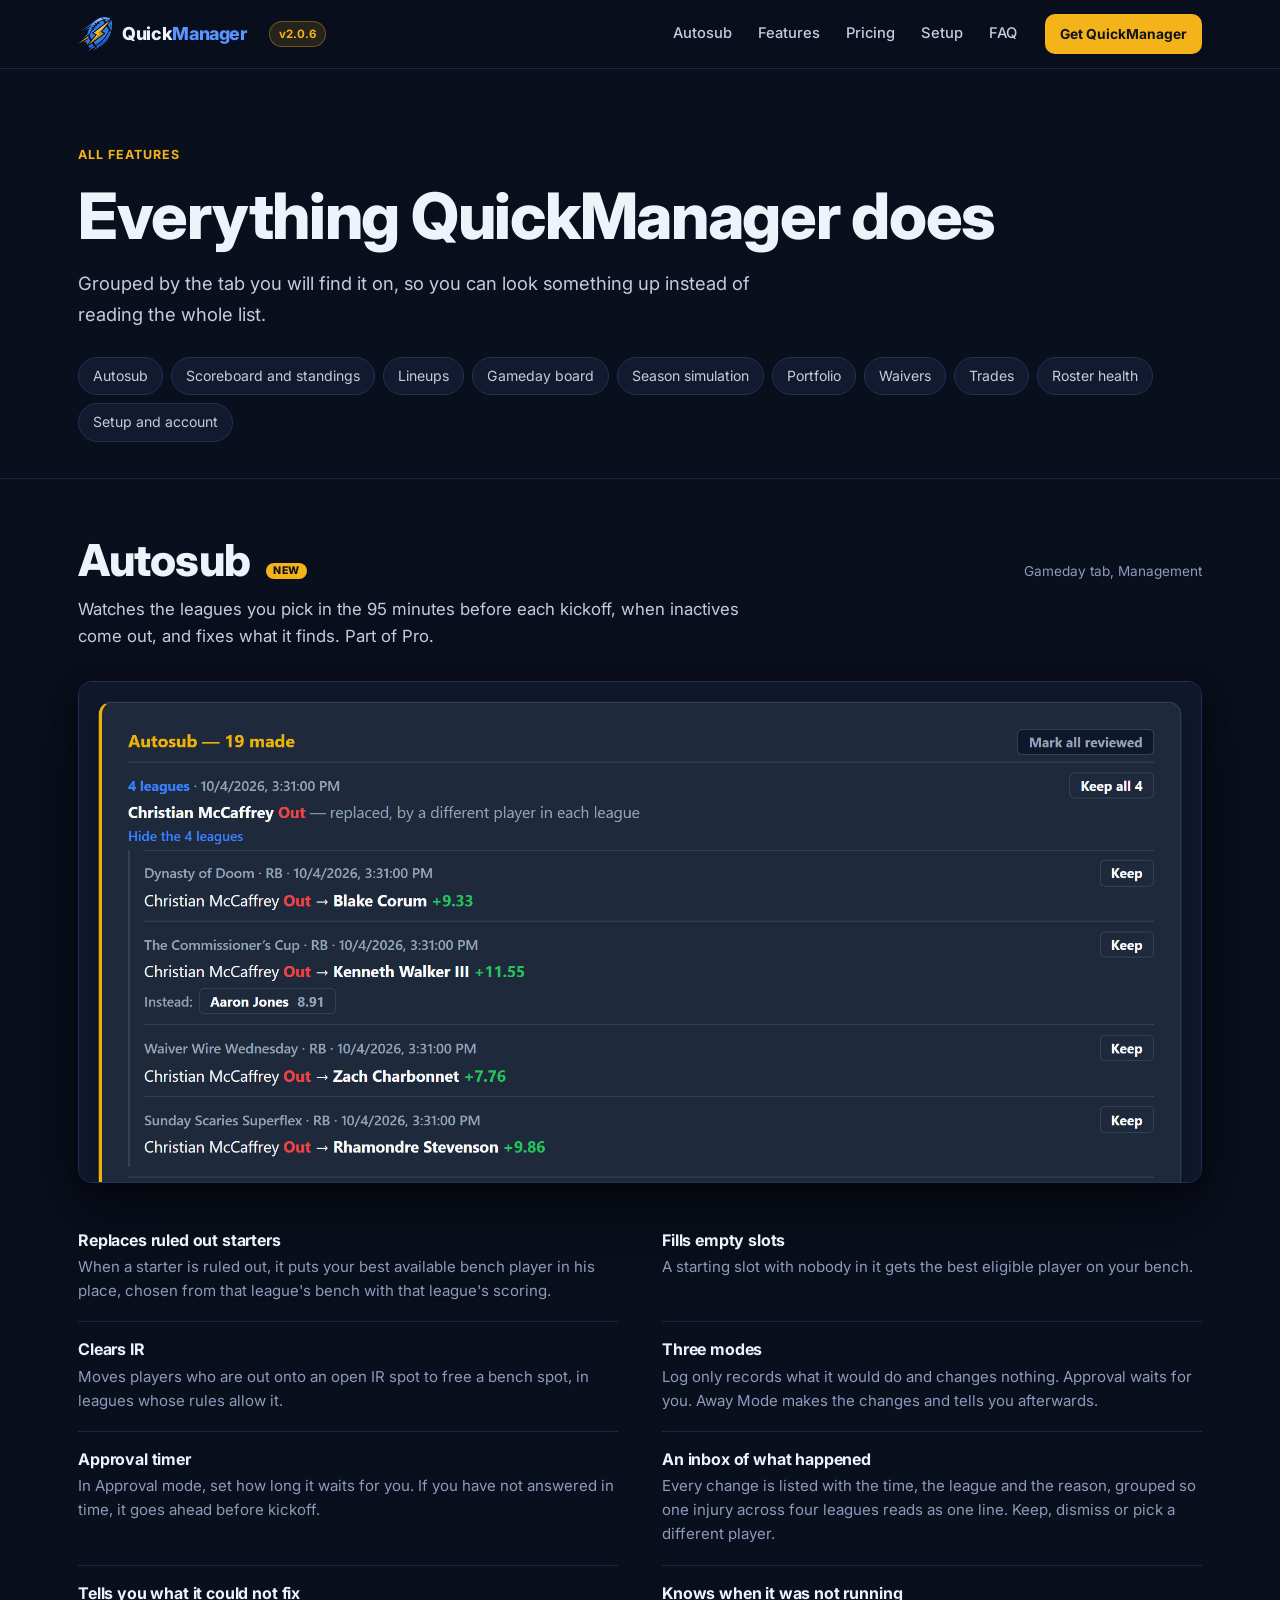
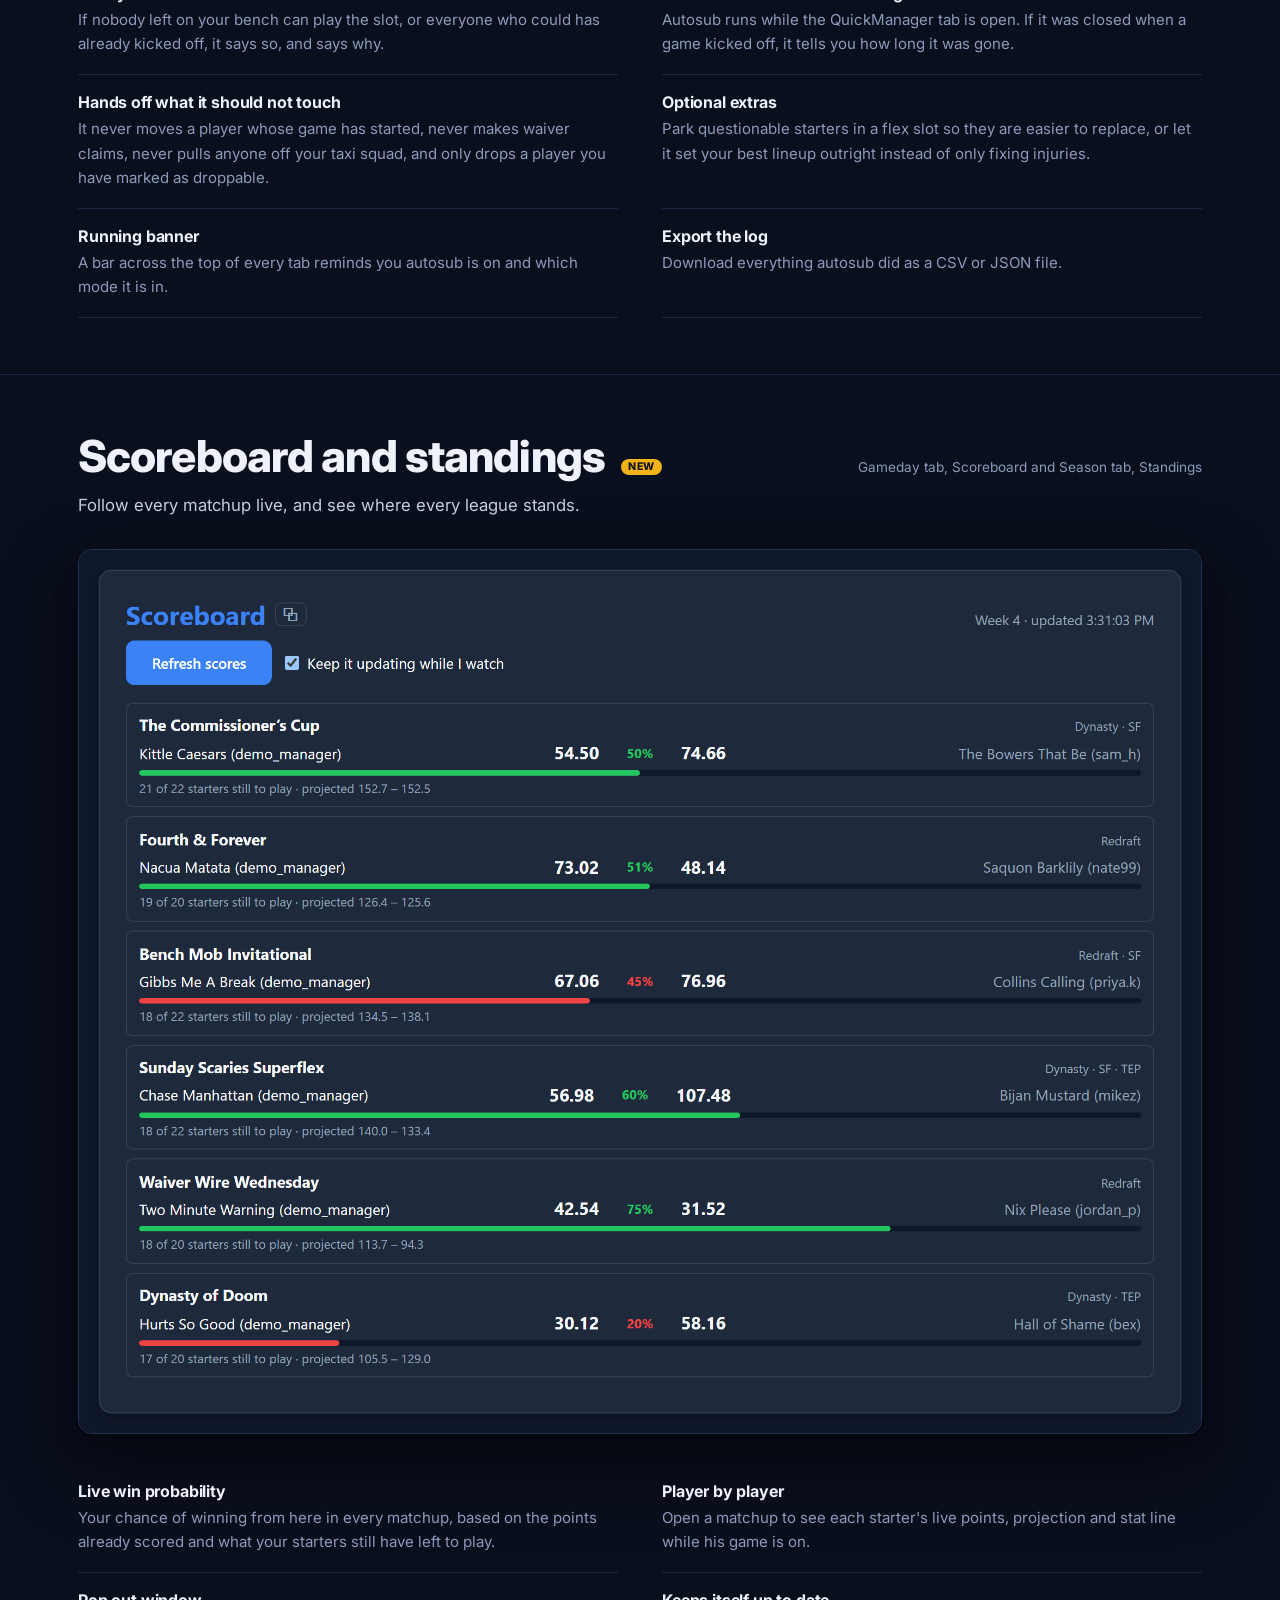
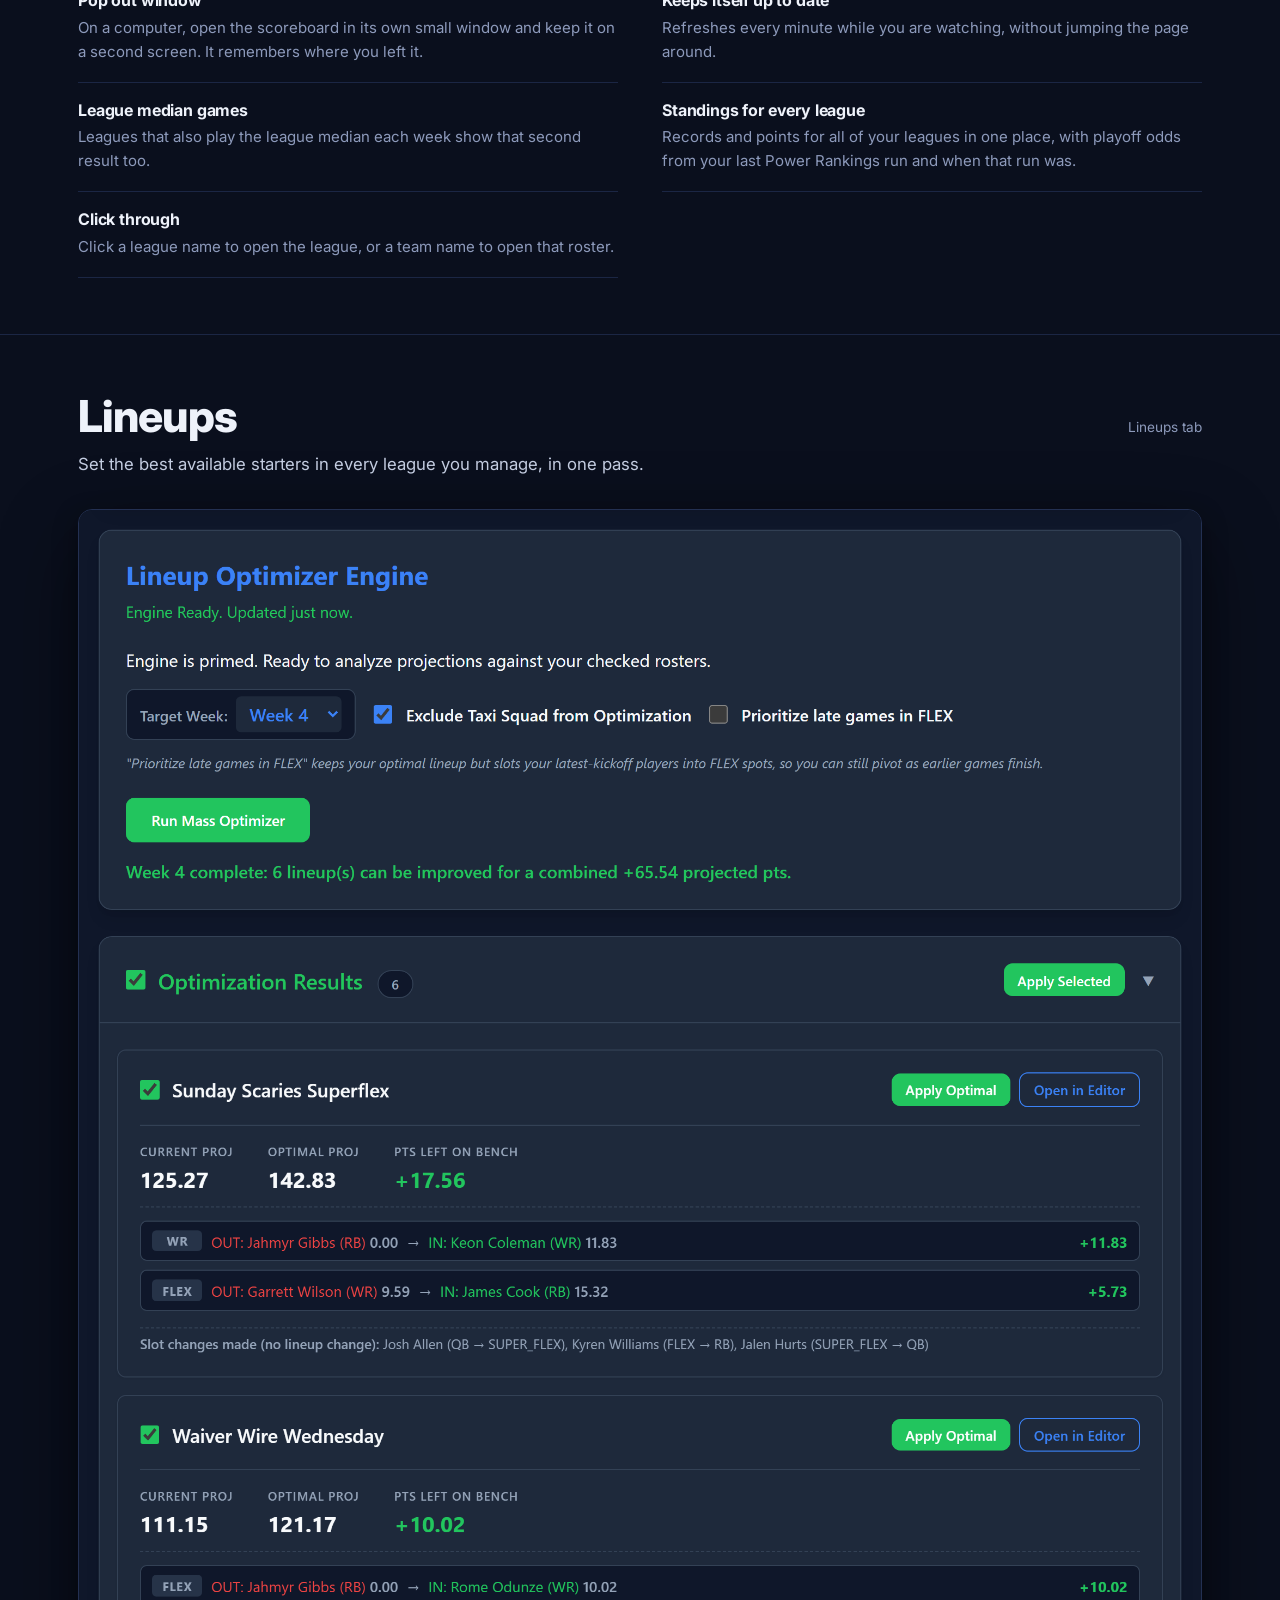
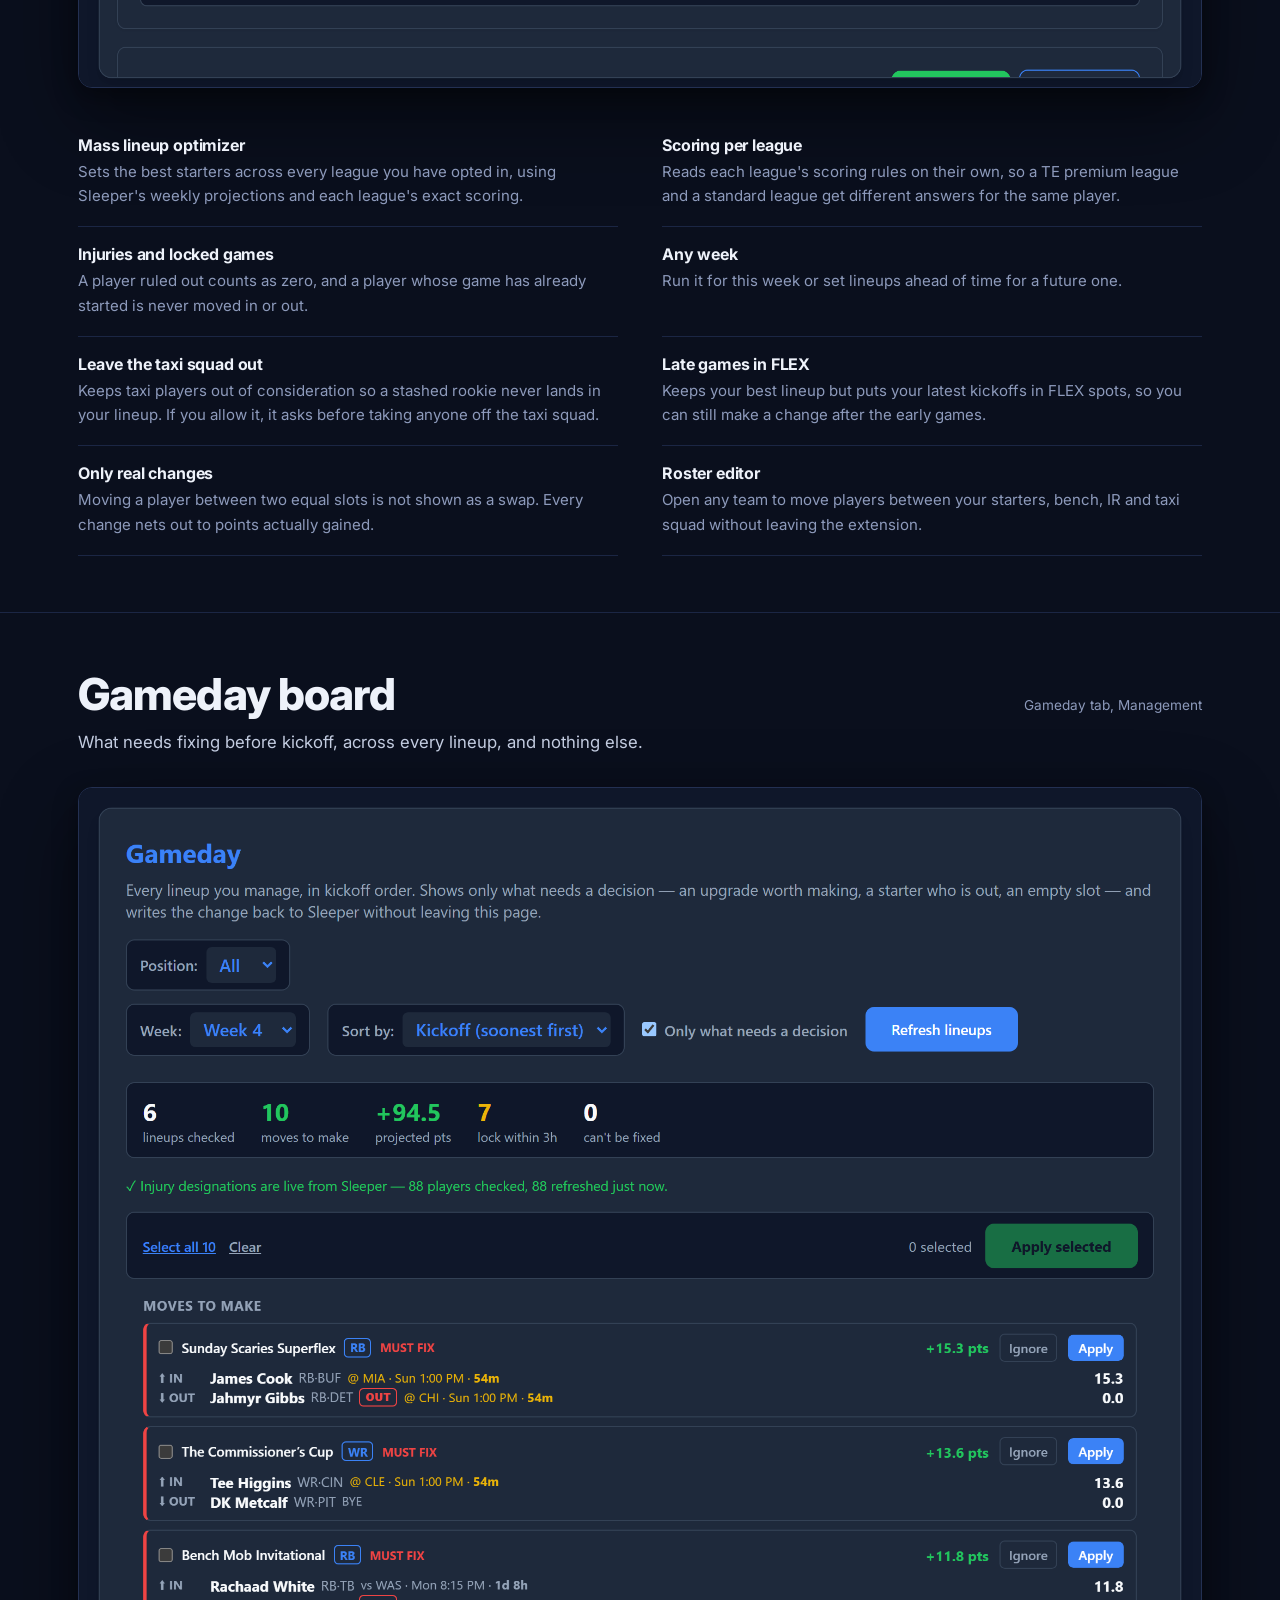
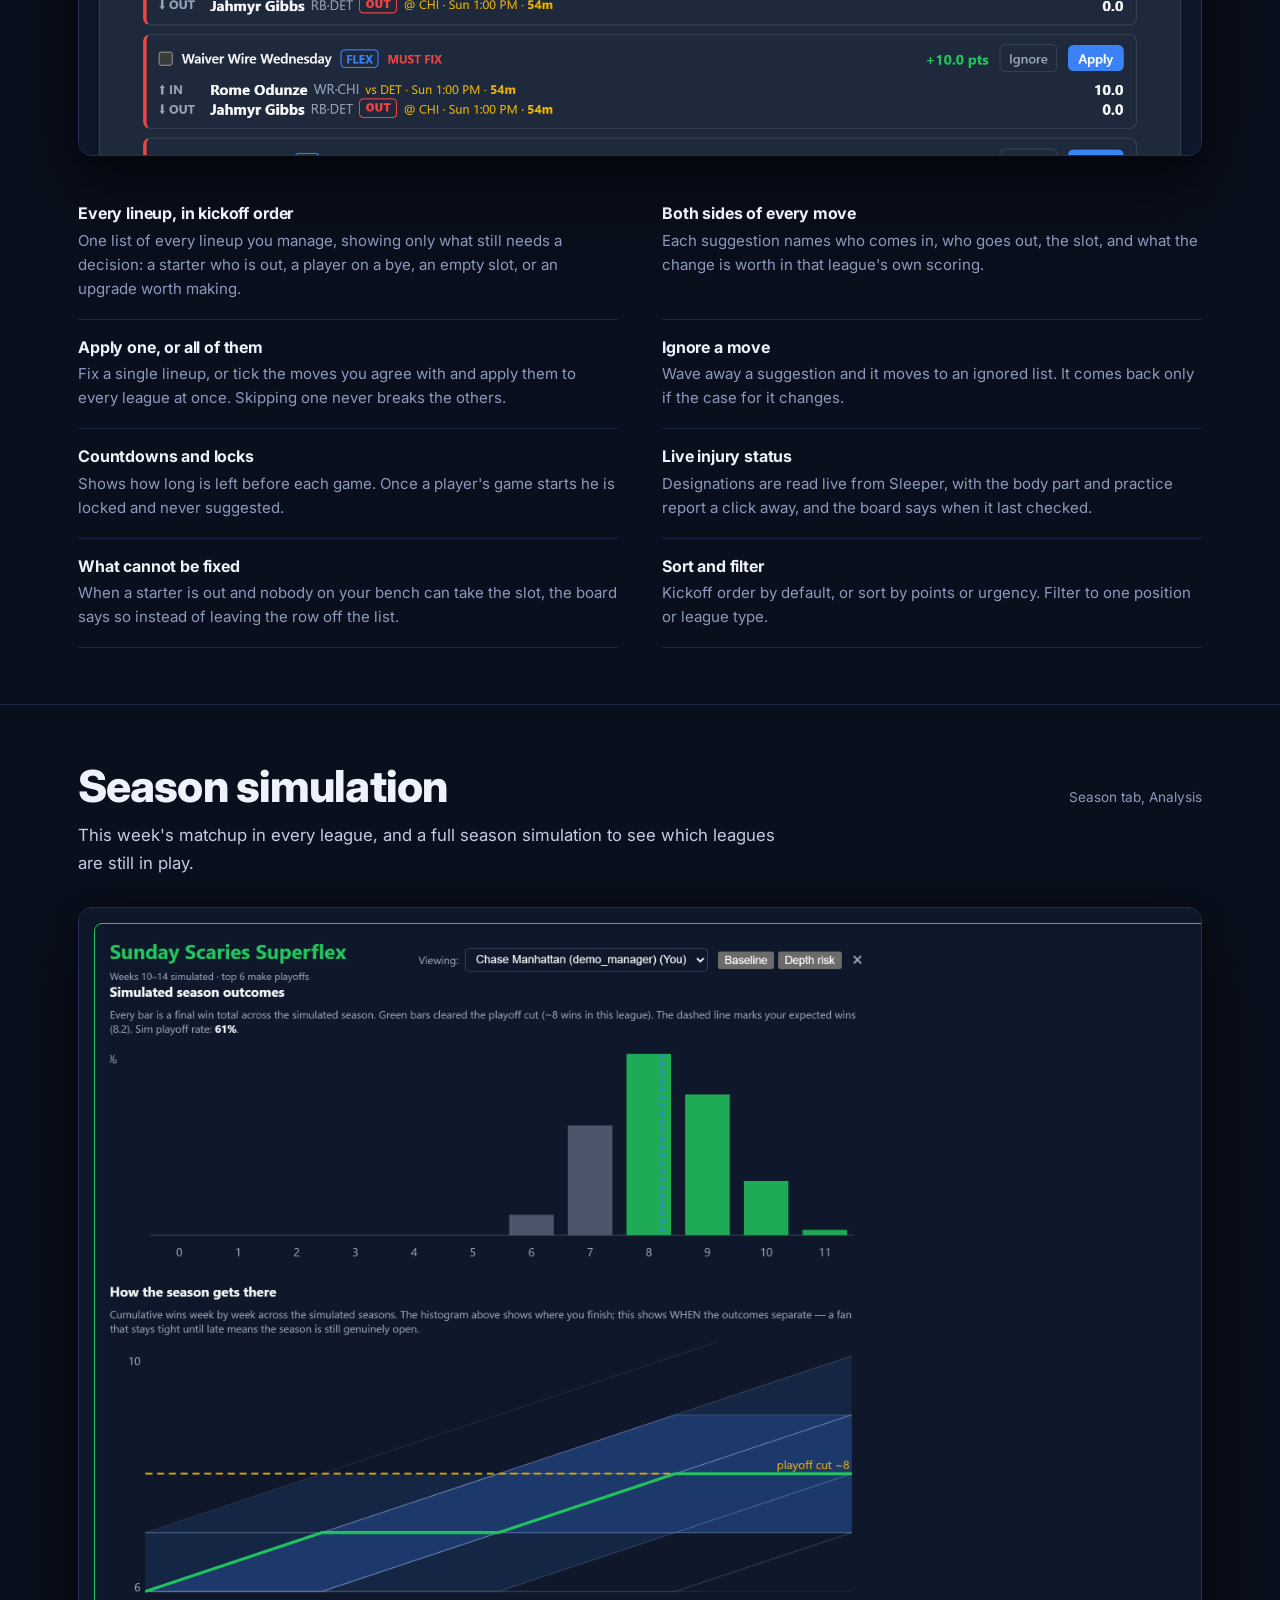
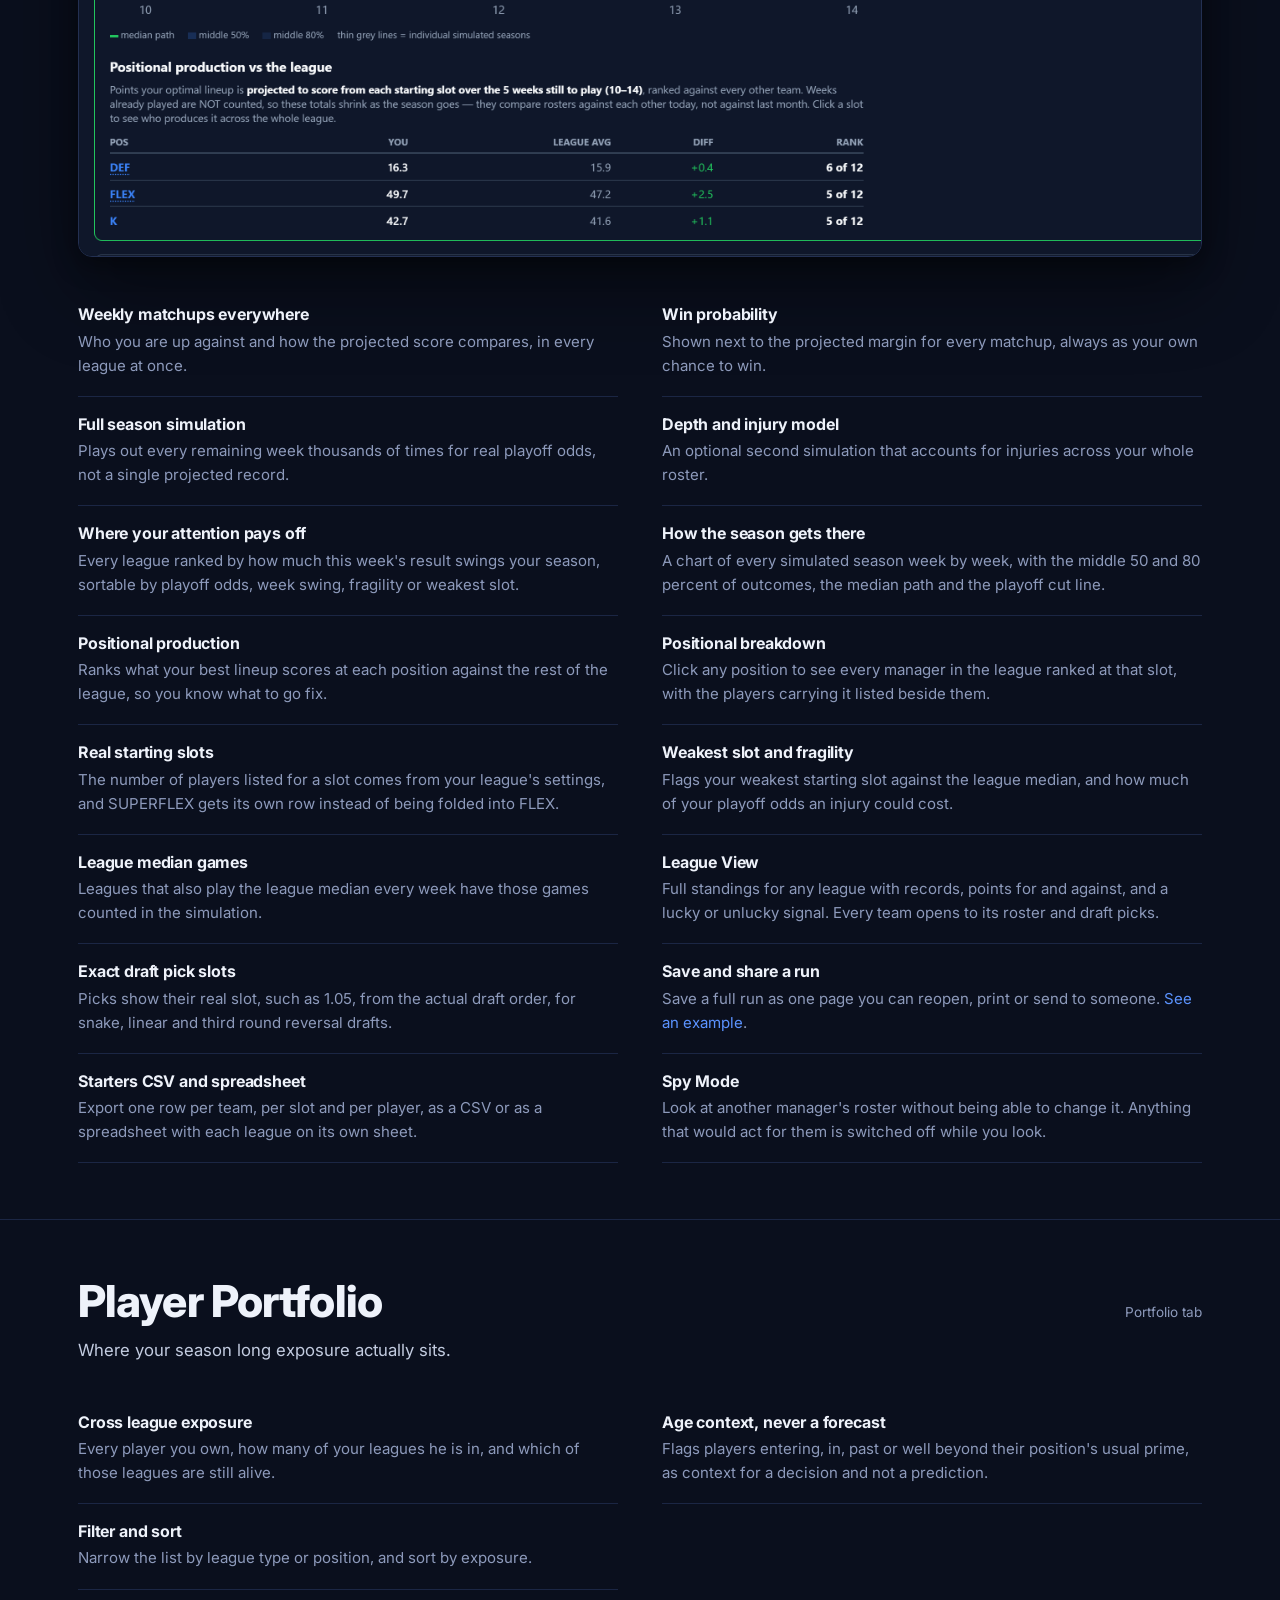
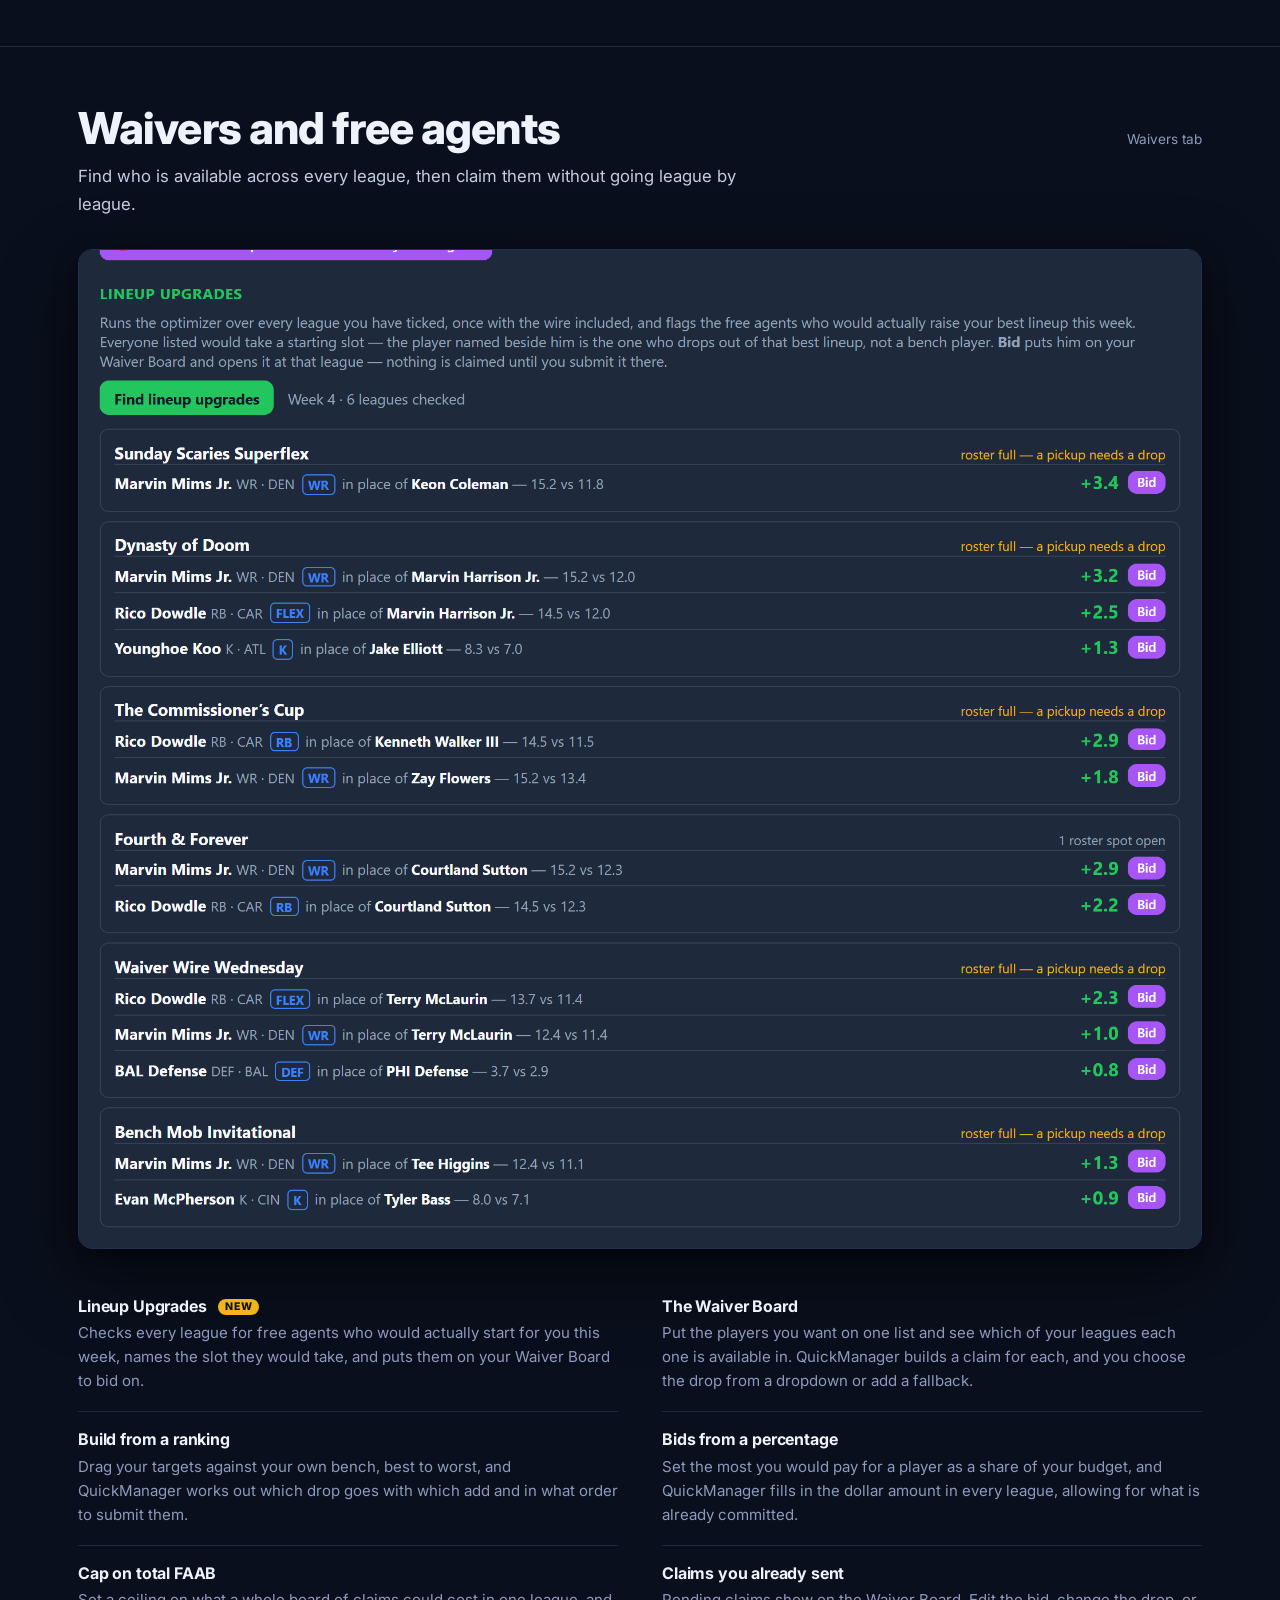
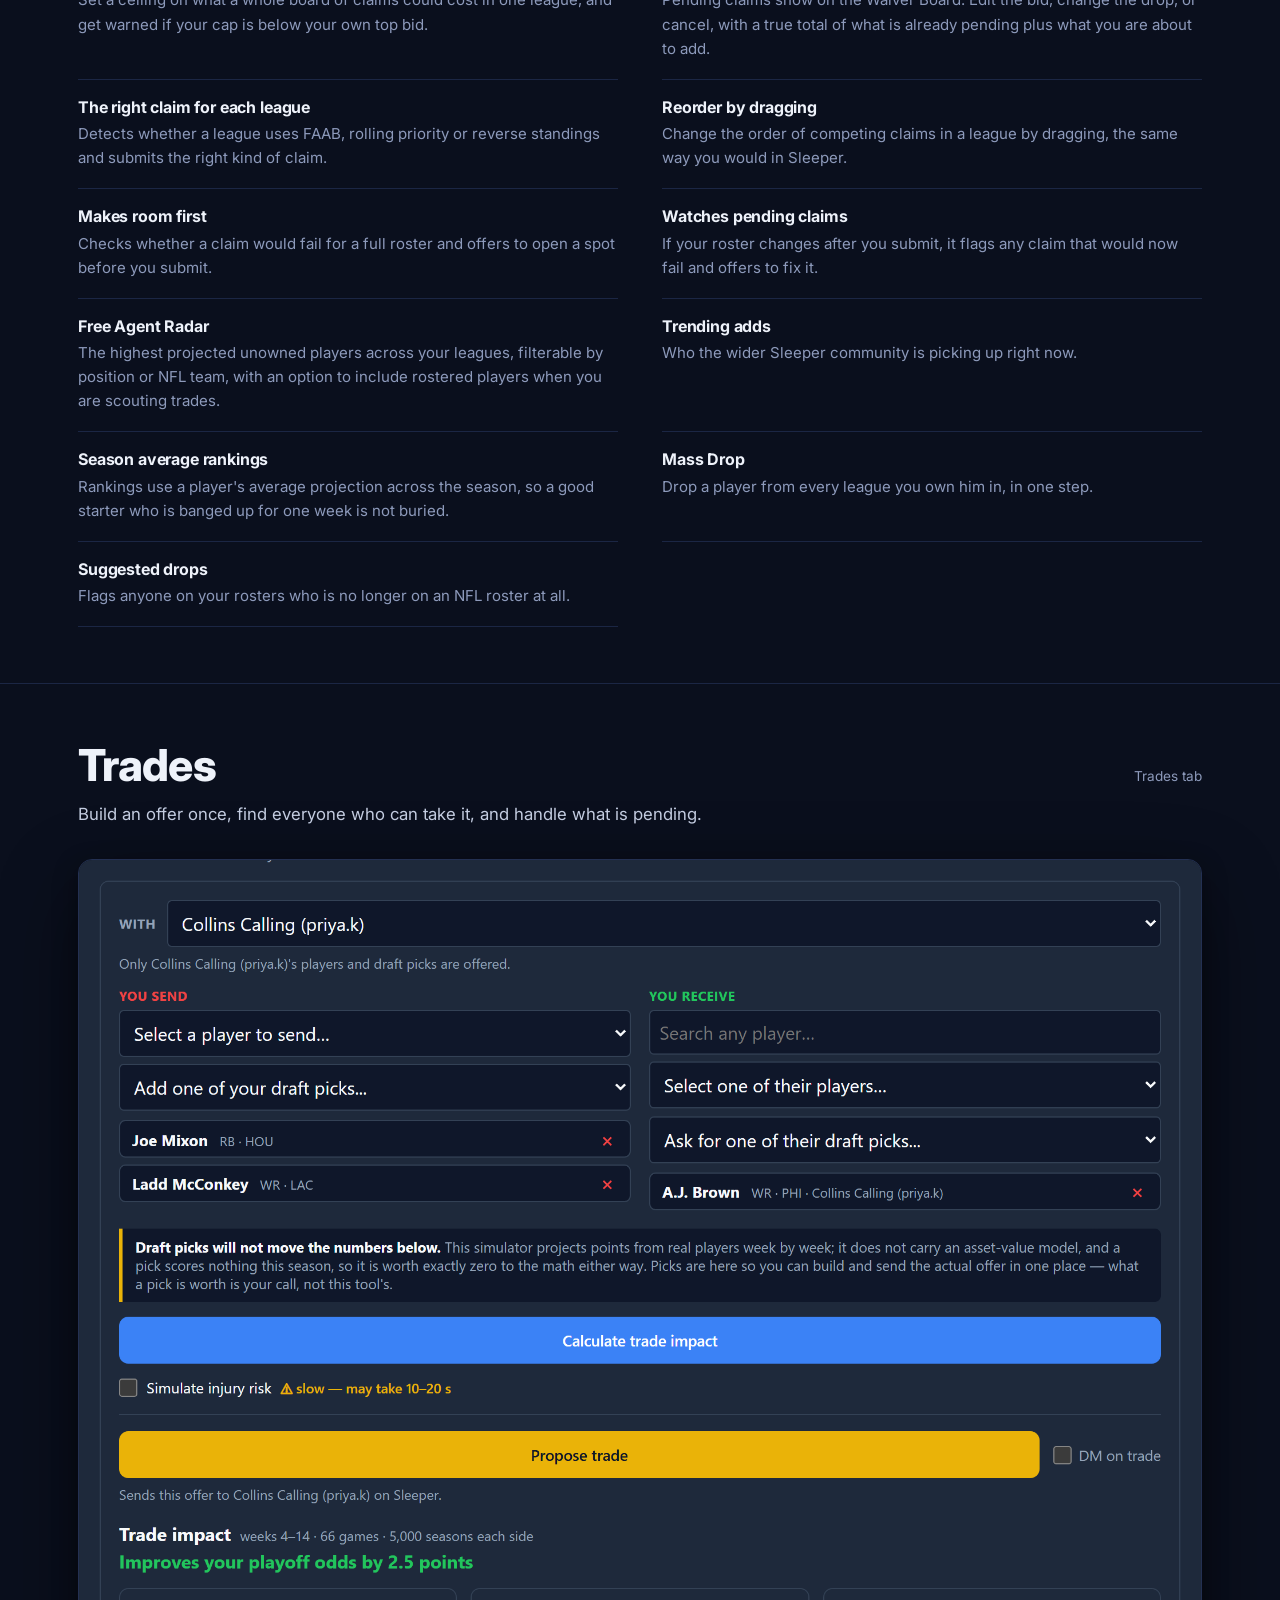
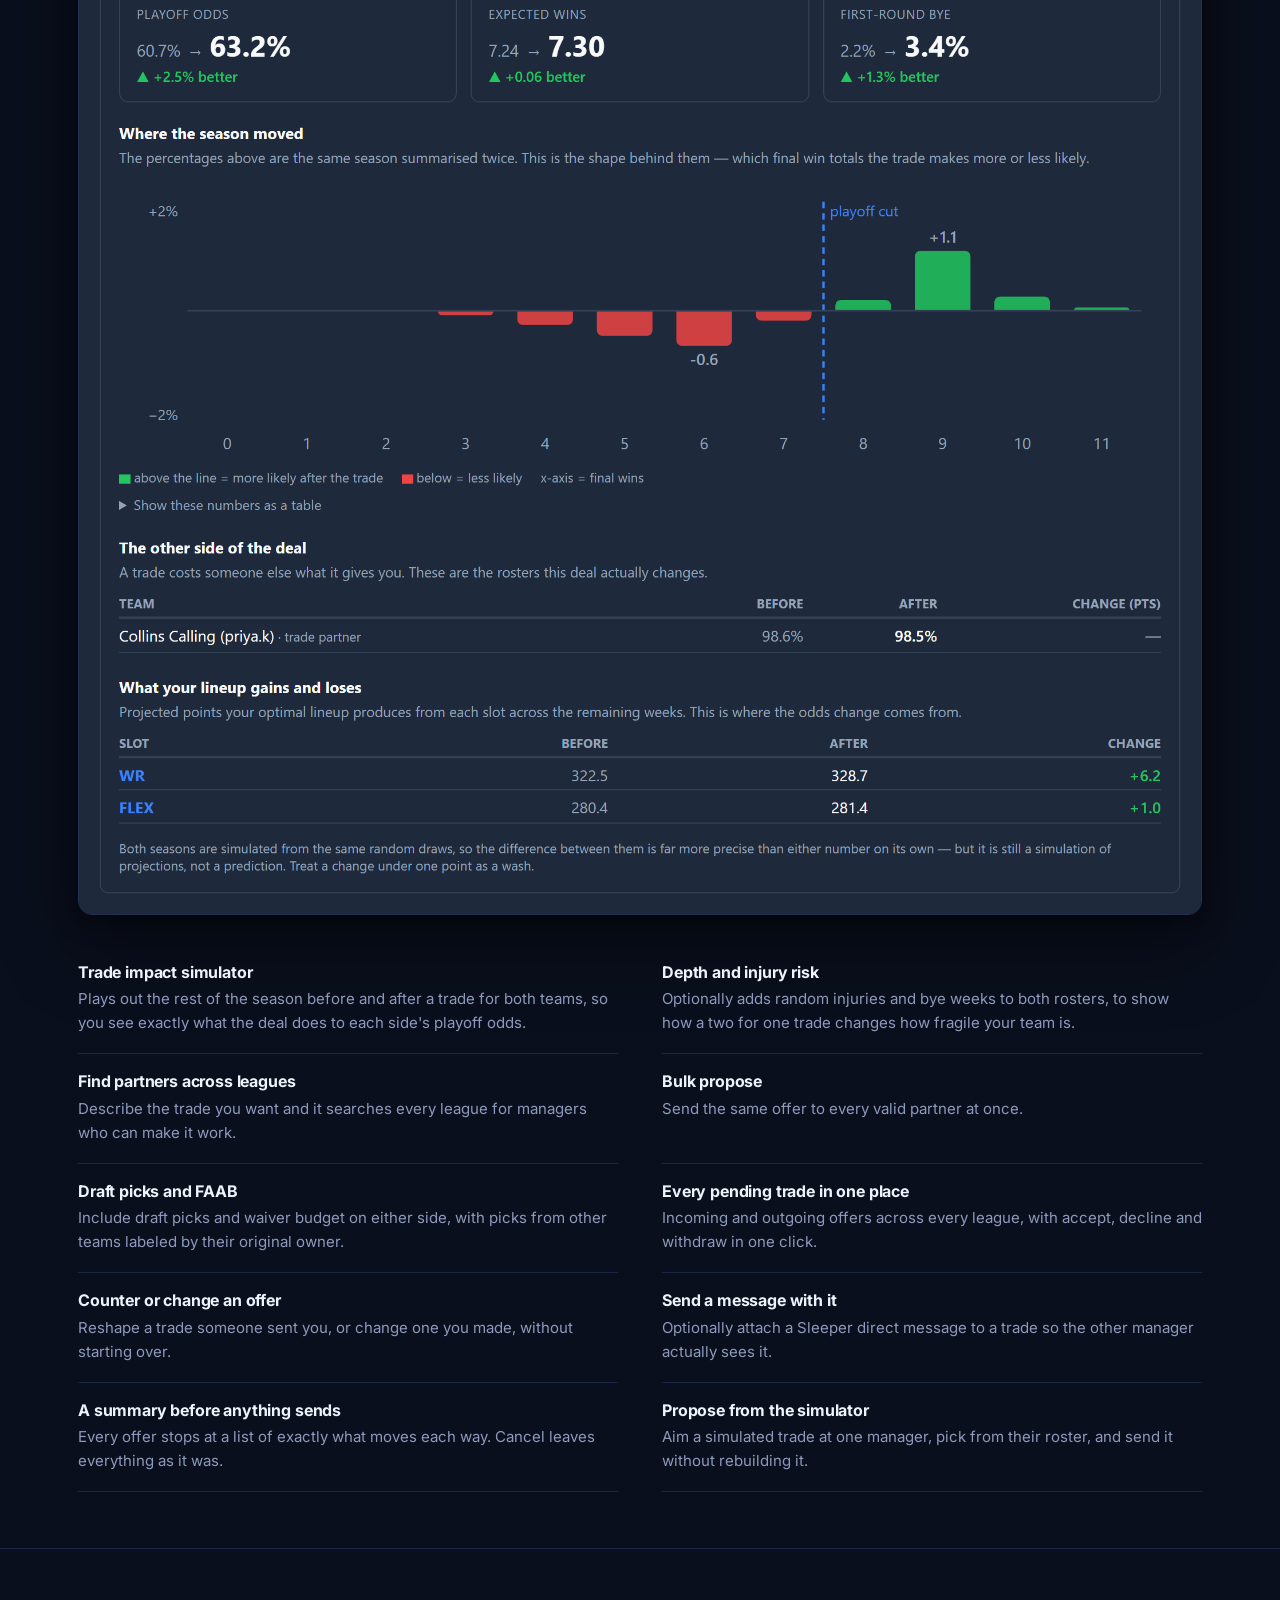
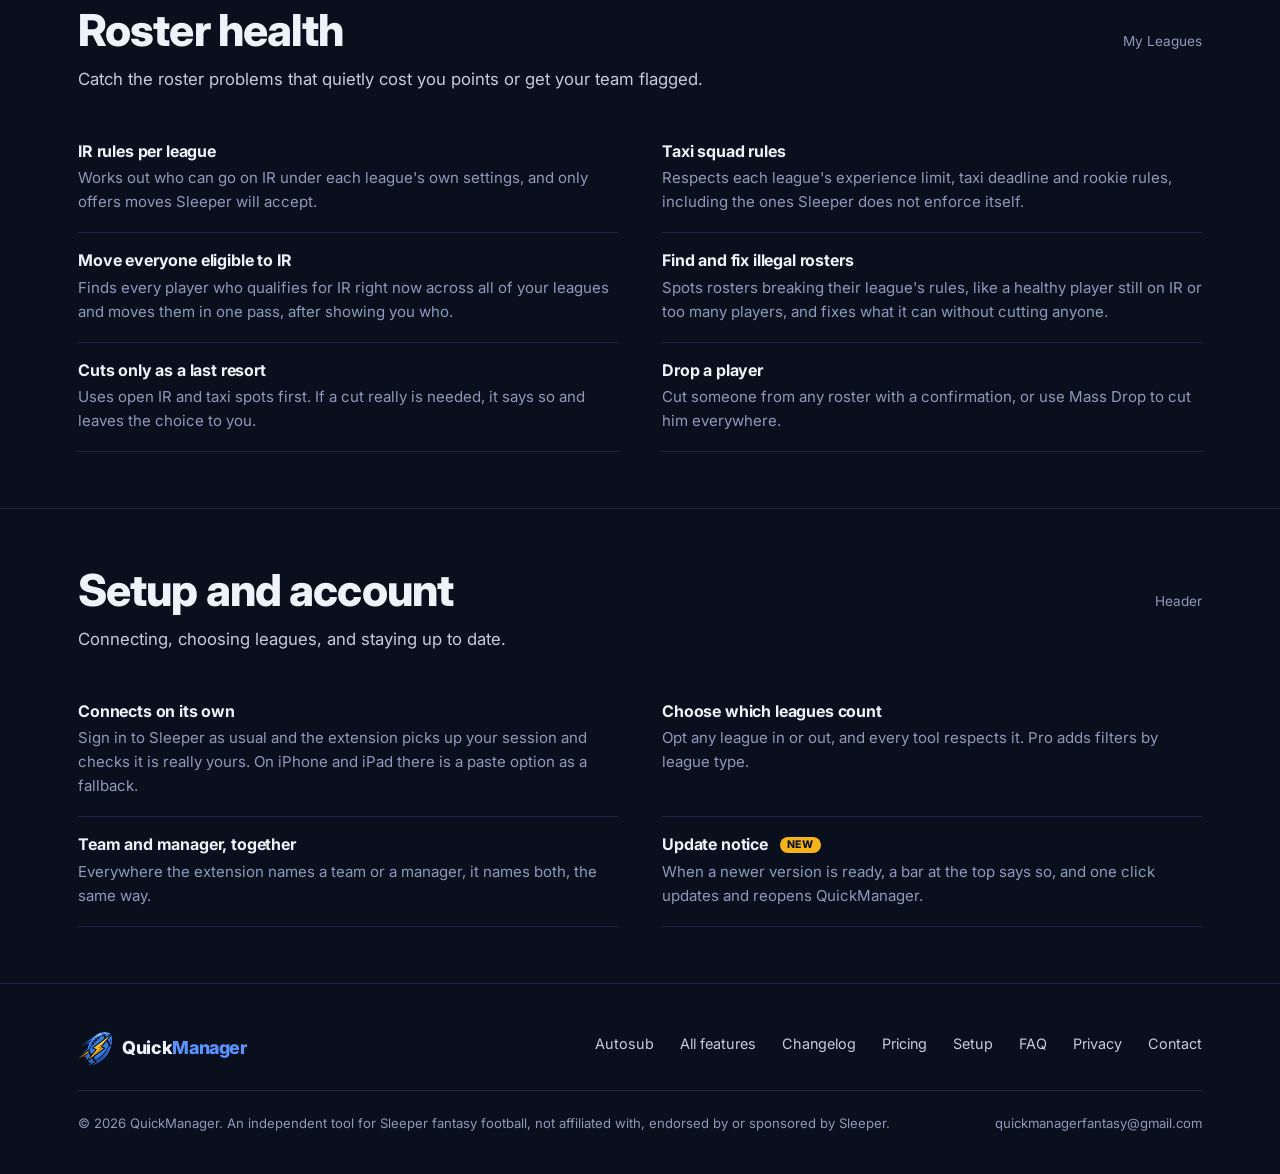
<file: features.html>
<!DOCTYPE html>
<html lang="en">
<head>
<meta charset="UTF-8">
<meta name="viewport" content="width=device-width, initial-scale=1.0">
<title>Every QuickManager feature</title>
<meta name="description" content="Everything QuickManager can do for your Sleeper leagues, grouped by the tab you will find it on: autosub, live scoreboard, lineups, gameday, season simulation, waivers, trades and roster health.">
<link rel="icon" type="image/png" href="icons/icon32.png">
<link rel="preconnect" href="https://fonts.googleapis.com">
<link rel="preconnect" href="https://fonts.gstatic.com" crossorigin>
<link href="https://fonts.googleapis.com/css2?family=Inter:wght@400;500;600;700;800&family=JetBrains+Mono:wght@500&display=swap" rel="stylesheet">
<link rel="stylesheet" href="assets/site.css">
</head>
<body>

<nav class="nav">
  <div class="wrap">
    <a href="index.html" class="brand"><img src="icons/logo_mark.png" alt=""><span>Quick<b>Manager</b></span></a>
    <a href="changelog.html" class="ver-pill" data-qm-version title="See what changed in each version">v2.0.6</a>
    <div class="nav-links">
      <a href="index.html#autosub">Autosub</a>
      <a href="features.html">Features</a>
      <a href="index.html#pricing">Pricing</a>
      <a href="index.html#setup">Setup</a>
      <a href="index.html#faq">FAQ</a>
    </div>
    <a href="index.html#get" class="btn btn-gold btn-sm">Get QuickManager</a>
  </div>
</nav>

<header class="page-head">
  <div class="wrap">
    <span class="eyebrow">All features</span>
    <h1 style="margin-top: 12px;">Everything QuickManager does</h1>
    <p class="lede">Grouped by the tab you will find it on, so you can look something up instead of reading the whole list.</p>
    <div class="jump">
      <a href="#autosub">Autosub</a>
      <a href="#scoreboard">Scoreboard and standings</a>
      <a href="#lineups">Lineups</a>
      <a href="#gameday">Gameday board</a>
      <a href="#season">Season simulation</a>
      <a href="#portfolio">Portfolio</a>
      <a href="#waivers">Waivers</a>
      <a href="#trades">Trades</a>
      <a href="#rosters">Roster health</a>
      <a href="#account">Setup and account</a>
    </div>
  </div>
</header>

<section id="autosub" class="group">
  <div class="wrap">
    <div class="group-top"><h2>Autosub <span class="new-tag">NEW</span></h2><span class="where">Gameday tab, Management</span></div>
    <p class="lede">Watches the leagues you pick in the 95 minutes before each kickoff, when inactives come out, and fixes what it finds. Part of Pro.</p>
    <div class="frame"><img src="screenshots/autosub-inbox.png" width="2060" height="918" alt="The autosub inbox showing one injury handled in four leagues." loading="lazy"></div>
    <div class="feats">
      <div class="feat"><h3>Replaces ruled out starters</h3><p>When a starter is ruled out, it puts your best available bench player in his place, chosen from that league's bench with that league's scoring.</p></div>
      <div class="feat"><h3>Fills empty slots</h3><p>A starting slot with nobody in it gets the best eligible player on your bench.</p></div>
      <div class="feat"><h3>Clears IR</h3><p>Moves players who are out onto an open IR spot to free a bench spot, in leagues whose rules allow it.</p></div>
      <div class="feat"><h3>Three modes</h3><p>Log only records what it would do and changes nothing. Approval waits for you. Away Mode makes the changes and tells you afterwards.</p></div>
      <div class="feat"><h3>Approval timer</h3><p>In Approval mode, set how long it waits for you. If you have not answered in time, it goes ahead before kickoff.</p></div>
      <div class="feat"><h3>An inbox of what happened</h3><p>Every change is listed with the time, the league and the reason, grouped so one injury across four leagues reads as one line. Keep, dismiss or pick a different player.</p></div>
      <div class="feat"><h3>Tells you what it could not fix</h3><p>If nobody left on your bench can play the slot, or everyone who could has already kicked off, it says so, and says why.</p></div>
      <div class="feat"><h3>Knows when it was not running</h3><p>Autosub runs while the QuickManager tab is open. If it was closed when a game kicked off, it tells you how long it was gone.</p></div>
      <div class="feat"><h3>Hands off what it should not touch</h3><p>It never moves a player whose game has started, never makes waiver claims, never pulls anyone off your taxi squad, and only drops a player you have marked as droppable.</p></div>
      <div class="feat"><h3>Optional extras</h3><p>Park questionable starters in a flex slot so they are easier to replace, or let it set your best lineup outright instead of only fixing injuries.</p></div>
      <div class="feat"><h3>Running banner</h3><p>A bar across the top of every tab reminds you autosub is on and which mode it is in.</p></div>
      <div class="feat"><h3>Export the log</h3><p>Download everything autosub did as a CSV or JSON file.</p></div>
    </div>
  </div>
</section>

<section id="scoreboard" class="group">
  <div class="wrap">
    <div class="group-top"><h2>Scoreboard and standings <span class="new-tag">NEW</span></h2><span class="where">Gameday tab, Scoreboard and Season tab, Standings</span></div>
    <p class="lede">Follow every matchup live, and see where every league stands.</p>
    <div class="frame"><img src="screenshots/scoreboard-live.png" width="2060" height="1620" alt="The live scoreboard for six leagues." loading="lazy"></div>
    <div class="feats">
      <div class="feat"><h3>Live win probability</h3><p>Your chance of winning from here in every matchup, based on the points already scored and what your starters still have left to play.</p></div>
      <div class="feat"><h3>Player by player</h3><p>Open a matchup to see each starter's live points, projection and stat line while his game is on.</p></div>
      <div class="feat"><h3>Pop out window</h3><p>On a computer, open the scoreboard in its own small window and keep it on a second screen. It remembers where you left it.</p></div>
      <div class="feat"><h3>Keeps itself up to date</h3><p>Refreshes every minute while you are watching, without jumping the page around.</p></div>
      <div class="feat"><h3>League median games</h3><p>Leagues that also play the league median each week show that second result too.</p></div>
      <div class="feat"><h3>Standings for every league</h3><p>Records and points for all of your leagues in one place, with playoff odds from your last Power Rankings run and when that run was.</p></div>
      <div class="feat"><h3>Click through</h3><p>Click a league name to open the league, or a team name to open that roster.</p></div>
    </div>
  </div>
</section>

<section id="lineups" class="group">
  <div class="wrap">
    <div class="group-top"><h2>Lineups</h2><span class="where">Lineups tab</span></div>
    <p class="lede">Set the best available starters in every league you manage, in one pass.</p>
    <div class="frame"><img src="screenshots/lineup-optimizer.png" width="2060" height="2160" alt="The Mass Lineup Optimizer: six lineups improved for 65.54 projected points, with each swap named." loading="lazy"></div>
    <div class="feats">
      <div class="feat"><h3>Mass lineup optimizer</h3><p>Sets the best starters across every league you have opted in, using Sleeper's weekly projections and each league's exact scoring.</p></div>
      <div class="feat"><h3>Scoring per league</h3><p>Reads each league's scoring rules on their own, so a TE premium league and a standard league get different answers for the same player.</p></div>
      <div class="feat"><h3>Injuries and locked games</h3><p>A player ruled out counts as zero, and a player whose game has already started is never moved in or out.</p></div>
      <div class="feat"><h3>Any week</h3><p>Run it for this week or set lineups ahead of time for a future one.</p></div>
      <div class="feat"><h3>Leave the taxi squad out</h3><p>Keeps taxi players out of consideration so a stashed rookie never lands in your lineup. If you allow it, it asks before taking anyone off the taxi squad.</p></div>
      <div class="feat"><h3>Late games in FLEX</h3><p>Keeps your best lineup but puts your latest kickoffs in FLEX spots, so you can still make a change after the early games.</p></div>
      <div class="feat"><h3>Only real changes</h3><p>Moving a player between two equal slots is not shown as a swap. Every change nets out to points actually gained.</p></div>
      <div class="feat"><h3>Roster editor</h3><p>Open any team to move players between your starters, bench, IR and taxi squad without leaving the extension.</p></div>
    </div>
  </div>
</section>

<section id="gameday" class="group">
  <div class="wrap">
    <div class="group-top"><h2>Gameday board</h2><span class="where">Gameday tab, Management</span></div>
    <p class="lede">What needs fixing before kickoff, across every lineup, and nothing else.</p>
    <div class="frame"><img src="screenshots/gameday-board.png" width="2060" height="1776" alt="The Gameday board with moves to make, sorted by kickoff." loading="lazy"></div>
    <div class="feats">
      <div class="feat"><h3>Every lineup, in kickoff order</h3><p>One list of every lineup you manage, showing only what still needs a decision: a starter who is out, a player on a bye, an empty slot, or an upgrade worth making.</p></div>
      <div class="feat"><h3>Both sides of every move</h3><p>Each suggestion names who comes in, who goes out, the slot, and what the change is worth in that league's own scoring.</p></div>
      <div class="feat"><h3>Apply one, or all of them</h3><p>Fix a single lineup, or tick the moves you agree with and apply them to every league at once. Skipping one never breaks the others.</p></div>
      <div class="feat"><h3>Ignore a move</h3><p>Wave away a suggestion and it moves to an ignored list. It comes back only if the case for it changes.</p></div>
      <div class="feat"><h3>Countdowns and locks</h3><p>Shows how long is left before each game. Once a player's game starts he is locked and never suggested.</p></div>
      <div class="feat"><h3>Live injury status</h3><p>Designations are read live from Sleeper, with the body part and practice report a click away, and the board says when it last checked.</p></div>
      <div class="feat"><h3>What cannot be fixed</h3><p>When a starter is out and nobody on your bench can take the slot, the board says so instead of leaving the row off the list.</p></div>
      <div class="feat"><h3>Sort and filter</h3><p>Kickoff order by default, or sort by points or urgency. Filter to one position or league type.</p></div>
    </div>
  </div>
</section>

<section id="season" class="group">
  <div class="wrap">
    <div class="group-top"><h2>Season simulation</h2><span class="where">Season tab, Analysis</span></div>
    <p class="lede">This week's matchup in every league, and a full season simulation to see which leagues are still in play.</p>
    <div class="frame"><img src="screenshots/power-rankings.png" width="2680" height="2264" alt="A simulated season with a histogram of win totals and a fan chart of season paths." loading="lazy"></div>
    <div class="feats">
      <div class="feat"><h3>Weekly matchups everywhere</h3><p>Who you are up against and how the projected score compares, in every league at once.</p></div>
      <div class="feat"><h3>Win probability</h3><p>Shown next to the projected margin for every matchup, always as your own chance to win.</p></div>
      <div class="feat"><h3>Full season simulation</h3><p>Plays out every remaining week thousands of times for real playoff odds, not a single projected record.</p></div>
      <div class="feat"><h3>Depth and injury model</h3><p>An optional second simulation that accounts for injuries across your whole roster.</p></div>
      <div class="feat"><h3>Where your attention pays off</h3><p>Every league ranked by how much this week's result swings your season, sortable by playoff odds, week swing, fragility or weakest slot.</p></div>
      <div class="feat"><h3>How the season gets there</h3><p>A chart of every simulated season week by week, with the middle 50 and 80 percent of outcomes, the median path and the playoff cut line.</p></div>
      <div class="feat"><h3>Positional production</h3><p>Ranks what your best lineup scores at each position against the rest of the league, so you know what to go fix.</p></div>
      <div class="feat"><h3>Positional breakdown</h3><p>Click any position to see every manager in the league ranked at that slot, with the players carrying it listed beside them.</p></div>
      <div class="feat"><h3>Real starting slots</h3><p>The number of players listed for a slot comes from your league's settings, and SUPERFLEX gets its own row instead of being folded into FLEX.</p></div>
      <div class="feat"><h3>Weakest slot and fragility</h3><p>Flags your weakest starting slot against the league median, and how much of your playoff odds an injury could cost.</p></div>
      <div class="feat"><h3>League median games</h3><p>Leagues that also play the league median every week have those games counted in the simulation.</p></div>
      <div class="feat"><h3>League View</h3><p>Full standings for any league with records, points for and against, and a lucky or unlucky signal. Every team opens to its roster and draft picks.</p></div>
      <div class="feat"><h3>Exact draft pick slots</h3><p>Picks show their real slot, such as 1.05, from the actual draft order, for snake, linear and third round reversal drafts.</p></div>
      <div class="feat"><h3>Save and share a run</h3><p>Save a full run as one page you can reopen, print or send to someone. <a href="demo.html">See an example</a>.</p></div>
      <div class="feat"><h3>Starters CSV and spreadsheet</h3><p>Export one row per team, per slot and per player, as a CSV or as a spreadsheet with each league on its own sheet.</p></div>
      <div class="feat"><h3>Spy Mode</h3><p>Look at another manager's roster without being able to change it. Anything that would act for them is switched off while you look.</p></div>
    </div>
  </div>
</section>

<section id="portfolio" class="group">
  <div class="wrap">
    <div class="group-top"><h2>Player Portfolio</h2><span class="where">Portfolio tab</span></div>
    <p class="lede">Where your season long exposure actually sits.</p>
    <div class="feats">
      <div class="feat"><h3>Cross league exposure</h3><p>Every player you own, how many of your leagues he is in, and which of those leagues are still alive.</p></div>
      <div class="feat"><h3>Age context, never a forecast</h3><p>Flags players entering, in, past or well beyond their position's usual prime, as context for a decision and not a prediction.</p></div>
      <div class="feat"><h3>Filter and sort</h3><p>Narrow the list by league type or position, and sort by exposure.</p></div>
    </div>
  </div>
</section>

<section id="waivers" class="group">
  <div class="wrap">
    <div class="group-top"><h2>Waivers and free agents</h2><span class="where">Waivers tab</span></div>
    <p class="lede">Find who is available across every league, then claim them without going league by league.</p>
    <div class="frame"><img src="screenshots/lineup-upgrades.png" width="1960" height="1744" alt="Lineup Upgrades listing the free agents who would start in each league, the slot each would take, and a Bid button." loading="lazy"></div>
    <div class="feats">
      <div class="feat"><h3>Lineup Upgrades <span class="new-tag">NEW</span></h3><p>Checks every league for free agents who would actually start for you this week, names the slot they would take, and puts them on your Waiver Board to bid on.</p></div>
      <div class="feat"><h3>The Waiver Board</h3><p>Put the players you want on one list and see which of your leagues each one is available in. QuickManager builds a claim for each, and you choose the drop from a dropdown or add a fallback.</p></div>
      <div class="feat"><h3>Build from a ranking</h3><p>Drag your targets against your own bench, best to worst, and QuickManager works out which drop goes with which add and in what order to submit them.</p></div>
      <div class="feat"><h3>Bids from a percentage</h3><p>Set the most you would pay for a player as a share of your budget, and QuickManager fills in the dollar amount in every league, allowing for what is already committed.</p></div>
      <div class="feat"><h3>Cap on total FAAB</h3><p>Set a ceiling on what a whole board of claims could cost in one league, and get warned if your cap is below your own top bid.</p></div>
      <div class="feat"><h3>Claims you already sent</h3><p>Pending claims show on the Waiver Board. Edit the bid, change the drop, or cancel, with a true total of what is already pending plus what you are about to add.</p></div>
      <div class="feat"><h3>The right claim for each league</h3><p>Detects whether a league uses FAAB, rolling priority or reverse standings and submits the right kind of claim.</p></div>
      <div class="feat"><h3>Reorder by dragging</h3><p>Change the order of competing claims in a league by dragging, the same way you would in Sleeper.</p></div>
      <div class="feat"><h3>Makes room first</h3><p>Checks whether a claim would fail for a full roster and offers to open a spot before you submit.</p></div>
      <div class="feat"><h3>Watches pending claims</h3><p>If your roster changes after you submit, it flags any claim that would now fail and offers to fix it.</p></div>
      <div class="feat"><h3>Free Agent Radar</h3><p>The highest projected unowned players across your leagues, filterable by position or NFL team, with an option to include rostered players when you are scouting trades.</p></div>
      <div class="feat"><h3>Trending adds</h3><p>Who the wider Sleeper community is picking up right now.</p></div>
      <div class="feat"><h3>Season average rankings</h3><p>Rankings use a player's average projection across the season, so a good starter who is banged up for one week is not buried.</p></div>
      <div class="feat"><h3>Mass Drop</h3><p>Drop a player from every league you own him in, in one step.</p></div>
      <div class="feat"><h3>Suggested drops</h3><p>Flags anyone on your rosters who is no longer on an NFL roster at all.</p></div>
    </div>
  </div>
</section>

<section id="trades" class="group">
  <div class="wrap">
    <div class="group-top"><h2>Trades</h2><span class="where">Trades tab</span></div>
    <p class="lede">Build an offer once, find everyone who can take it, and handle what is pending.</p>
    <div class="frame"><img src="screenshots/trade-impact.png" width="1960" height="2890" alt="The trade impact simulator: playoff odds, expected wins and first round bye odds before and after a trade, and where the season moved." loading="lazy"></div>
    <div class="feats">
      <div class="feat"><h3>Trade impact simulator</h3><p>Plays out the rest of the season before and after a trade for both teams, so you see exactly what the deal does to each side's playoff odds.</p></div>
      <div class="feat"><h3>Depth and injury risk</h3><p>Optionally adds random injuries and bye weeks to both rosters, to show how a two for one trade changes how fragile your team is.</p></div>
      <div class="feat"><h3>Find partners across leagues</h3><p>Describe the trade you want and it searches every league for managers who can make it work.</p></div>
      <div class="feat"><h3>Bulk propose</h3><p>Send the same offer to every valid partner at once.</p></div>
      <div class="feat"><h3>Draft picks and FAAB</h3><p>Include draft picks and waiver budget on either side, with picks from other teams labeled by their original owner.</p></div>
      <div class="feat"><h3>Every pending trade in one place</h3><p>Incoming and outgoing offers across every league, with accept, decline and withdraw in one click.</p></div>
      <div class="feat"><h3>Counter or change an offer</h3><p>Reshape a trade someone sent you, or change one you made, without starting over.</p></div>
      <div class="feat"><h3>Send a message with it</h3><p>Optionally attach a Sleeper direct message to a trade so the other manager actually sees it.</p></div>
      <div class="feat"><h3>A summary before anything sends</h3><p>Every offer stops at a list of exactly what moves each way. Cancel leaves everything as it was.</p></div>
      <div class="feat"><h3>Propose from the simulator</h3><p>Aim a simulated trade at one manager, pick from their roster, and send it without rebuilding it.</p></div>
    </div>
  </div>
</section>

<section id="rosters" class="group">
  <div class="wrap">
    <div class="group-top"><h2>Roster health</h2><span class="where">My Leagues</span></div>
    <p class="lede">Catch the roster problems that quietly cost you points or get your team flagged.</p>
    <div class="feats">
      <div class="feat"><h3>IR rules per league</h3><p>Works out who can go on IR under each league's own settings, and only offers moves Sleeper will accept.</p></div>
      <div class="feat"><h3>Taxi squad rules</h3><p>Respects each league's experience limit, taxi deadline and rookie rules, including the ones Sleeper does not enforce itself.</p></div>
      <div class="feat"><h3>Move everyone eligible to IR</h3><p>Finds every player who qualifies for IR right now across all of your leagues and moves them in one pass, after showing you who.</p></div>
      <div class="feat"><h3>Find and fix illegal rosters</h3><p>Spots rosters breaking their league's rules, like a healthy player still on IR or too many players, and fixes what it can without cutting anyone.</p></div>
      <div class="feat"><h3>Cuts only as a last resort</h3><p>Uses open IR and taxi spots first. If a cut really is needed, it says so and leaves the choice to you.</p></div>
      <div class="feat"><h3>Drop a player</h3><p>Cut someone from any roster with a confirmation, or use Mass Drop to cut him everywhere.</p></div>
    </div>
  </div>
</section>

<section id="account" class="group">
  <div class="wrap">
    <div class="group-top"><h2>Setup and account</h2><span class="where">Header</span></div>
    <p class="lede">Connecting, choosing leagues, and staying up to date.</p>
    <div class="feats">
      <div class="feat"><h3>Connects on its own</h3><p>Sign in to Sleeper as usual and the extension picks up your session and checks it is really yours. On iPhone and iPad there is a paste option as a fallback.</p></div>
      <div class="feat"><h3>Choose which leagues count</h3><p>Opt any league in or out, and every tool respects it. Pro adds filters by league type.</p></div>
      <div class="feat"><h3>Team and manager, together</h3><p>Everywhere the extension names a team or a manager, it names both, the same way.</p></div>
      <div class="feat"><h3>Update notice <span class="new-tag">NEW</span></h3><p>When a newer version is ready, a bar at the top says so, and one click updates and reopens QuickManager.</p></div>
    </div>
  </div>
</section>

<footer class="foot">
  <div class="wrap">
    <a href="index.html" class="brand"><img src="icons/logo_mark.png" alt=""><span>Quick<b>Manager</b></span></a>
    <div class="links">
      <a href="index.html#autosub">Autosub</a>
      <a href="features.html">All features</a>
      <a href="changelog.html">Changelog</a>
      <a href="index.html#pricing">Pricing</a>
      <a href="index.html#setup">Setup</a>
      <a href="index.html#faq">FAQ</a>
      <a href="index.html#privacy">Privacy</a>
      <a href="mailto:quickmanagerfantasy@gmail.com">Contact</a>
    </div>
    <div class="fine">
      <span>© 2026 QuickManager. An independent tool for Sleeper fantasy football, not affiliated with, endorsed by or sponsored by Sleeper.</span>
      <span>quickmanagerfantasy@gmail.com</span>
    </div>
  </div>
</footer>

</body>
</html>
</file>
<file: assets/site.css>
/* QuickManager website. One stylesheet for every page, so the three pages
   cannot drift apart the way three inline <style> blocks did. */

:root {
  --bg: #0a0f1d;
  --bg-2: #0d1426;
  --panel: #121a2f;
  --panel-2: #172039;
  --line: #233052;
  --line-soft: #1b2644;
  --text: #eef2fa;
  --soft: #c3cce0;
  --muted: #8d9abb;
  --gold: #f5b31a;
  --gold-soft: rgba(245, 179, 26, 0.12);
  --blue: #5b93ff;
  --blue-soft: rgba(91, 147, 255, 0.12);
  --green: #34d399;
  --red: #f87171;
  --radius: 14px;
  --max: 1180px;
  --shadow: 0 30px 80px rgba(0, 0, 0, 0.45), 0 8px 24px rgba(0, 0, 0, 0.35);
}

* { box-sizing: border-box; }
html { scroll-behavior: smooth; scroll-padding-top: 84px; }
body {
  margin: 0;
  background: var(--bg);
  color: var(--text);
  font-family: 'Inter', -apple-system, 'Segoe UI', Roboto, sans-serif;
  font-size: 16px;
  line-height: 1.6;
  -webkit-font-smoothing: antialiased;
}
img { max-width: 100%; display: block; }
a { color: var(--blue); text-decoration: none; }
a:hover { text-decoration: underline; }
::selection { background: rgba(245, 179, 26, 0.3); }
:focus-visible { outline: 2px solid var(--blue); outline-offset: 3px; border-radius: 4px; }

.wrap { max-width: var(--max); margin: 0 auto; padding: 0 28px; }

h1, h2, h3, h4 { margin: 0; letter-spacing: -0.02em; line-height: 1.15; }
h1 { font-size: clamp(2.4rem, 5.2vw, 4rem); font-weight: 800; }
h2 { font-size: clamp(1.9rem, 3.6vw, 2.75rem); font-weight: 800; }
h3 { font-size: 1.15rem; font-weight: 700; letter-spacing: -0.01em; }
p { margin: 0; }

.eyebrow {
  display: inline-flex; align-items: center; gap: 8px;
  font-size: 0.78rem; font-weight: 700; letter-spacing: 0.08em; text-transform: uppercase;
  color: var(--gold);
}
.lede { font-size: 1.15rem; color: var(--soft); line-height: 1.65; }
.muted { color: var(--muted); }
.accent { color: var(--gold); }

/* ---------- nav ---------- */
.nav {
  position: sticky; top: 0; z-index: 50;
  background: rgba(10, 15, 29, 0.82);
  backdrop-filter: saturate(140%) blur(12px);
  -webkit-backdrop-filter: saturate(140%) blur(12px);
  border-bottom: 1px solid var(--line-soft);
}
.nav .wrap { display: flex; align-items: center; gap: 22px; height: 68px; }
.brand { display: flex; align-items: center; gap: 10px; color: var(--text); font-weight: 800; font-size: 1.12rem; letter-spacing: -0.02em; }
.brand:hover { text-decoration: none; }
.brand img { width: 34px; height: 34px; }
.brand b { color: var(--blue); font-weight: 800; }
.ver-pill {
  font-size: 0.72rem; font-weight: 700; color: var(--gold);
  background: var(--gold-soft); border: 1px solid rgba(245, 179, 26, 0.35);
  padding: 3px 9px; border-radius: 999px; white-space: nowrap;
}
.ver-pill:hover { text-decoration: none; background: rgba(245, 179, 26, 0.2); }
.nav-links { display: flex; gap: 26px; margin-left: auto; }
.nav-links a { color: var(--soft); font-size: 0.92rem; font-weight: 500; }
.nav-links a:hover { color: var(--text); text-decoration: none; }
.nav .btn { margin-left: 6px; }
@media (max-width: 880px) { .nav-links { display: none; } .nav .btn { margin-left: auto; } }

/* ---------- buttons ---------- */
.btn {
  display: inline-flex; align-items: center; justify-content: center; gap: 8px;
  font-weight: 700; font-size: 0.95rem; padding: 12px 20px; border-radius: 10px;
  border: 1px solid transparent; cursor: pointer; white-space: nowrap;
}
.btn:hover { text-decoration: none; }
.btn-gold { background: var(--gold); color: #10131c; }
.btn-gold:hover { background: #ffc233; }
.btn-line { background: transparent; color: var(--text); border-color: var(--line); }
.btn-line:hover { border-color: var(--muted); }
.btn-sm { padding: 8px 14px; font-size: 0.86rem; }

/* ---------- hero ---------- */
.hero { position: relative; padding: 76px 0 40px; overflow: hidden; }
.hero::before {
  content: ""; position: absolute; inset: -30% -10% auto -10%; height: 900px; pointer-events: none;
  background:
    radial-gradient(600px 380px at 20% 20%, rgba(91, 147, 255, 0.16), transparent 70%),
    radial-gradient(520px 340px at 85% 10%, rgba(245, 179, 26, 0.10), transparent 70%);
}
.hero .wrap { position: relative; }
.hero-copy { max-width: 760px; margin: 0 auto; text-align: center; }
.hero-copy .lede { margin: 22px auto 0; max-width: 640px; }
.new-pill {
  display: inline-flex; align-items: center; gap: 10px; margin-bottom: 22px;
  padding: 6px 14px 6px 6px; border-radius: 999px; border: 1px solid var(--line);
  background: var(--panel); color: var(--soft); font-size: 0.88rem; font-weight: 500;
}
.new-pill:hover { text-decoration: none; border-color: var(--muted); }
.new-pill span { background: var(--gold); color: #10131c; font-weight: 800; font-size: 0.72rem; letter-spacing: 0.04em; padding: 3px 9px; border-radius: 999px; }
.store-row { display: flex; justify-content: center; align-items: center; gap: 14px; margin-top: 30px; flex-wrap: wrap; }
.store-row img { height: 52px; width: auto; }
.trust { display: flex; justify-content: center; flex-wrap: wrap; gap: 8px 26px; margin-top: 22px; color: var(--muted); font-size: 0.88rem; }
.trust span::before { content: "✓"; color: var(--green); font-weight: 800; margin-right: 7px; }
.hero-shot { margin: 56px auto 0; max-width: 1120px; }

/* ---------- screenshot frames ---------- */
.frame {
  border-radius: var(--radius); overflow: hidden; background: #0b101d;
  border: 1px solid var(--line); box-shadow: var(--shadow);
}
.frame .bar { display: flex; align-items: center; gap: 7px; height: 34px; padding: 0 14px; background: #0f1628; border-bottom: 1px solid var(--line-soft); }
.frame .bar i { width: 11px; height: 11px; border-radius: 50%; background: #2b3656; display: block; }
.frame .bar em { margin-left: 12px; font-style: normal; font-size: 0.75rem; color: var(--muted); }
.frame img { width: 100%; height: auto; }
.glow { position: relative; }
.glow::after {
  content: ""; position: absolute; inset: 8% 6% -6% 6%; z-index: -1; filter: blur(60px);
  background: linear-gradient(90deg, rgba(91, 147, 255, 0.35), rgba(245, 179, 26, 0.22));
  opacity: 0.55;
}

/* ---------- sections ---------- */
.section { padding: 110px 0; }
.section.tint { background: linear-gradient(180deg, var(--bg-2), var(--bg)); border-top: 1px solid var(--line-soft); border-bottom: 1px solid var(--line-soft); }
.head { max-width: 820px; margin-bottom: 52px; }
.head .lede { max-width: 700px; }
.head.center .lede { margin-left: auto; margin-right: auto; }
.head.center { margin-left: auto; margin-right: auto; text-align: center; }
.head h2 { margin-top: 12px; }
.head .lede { margin-top: 18px; }

.split { display: grid; grid-template-columns: 1fr 1.15fr; gap: 64px; align-items: center; }
.split.flip { grid-template-columns: 1.15fr 1fr; }
.split.flip > :first-child { order: 2; }
.split h2 { margin-top: 12px; }
.split .lede { margin-top: 18px; }
@media (max-width: 960px) {
  .split, .split.flip { grid-template-columns: 1fr; gap: 40px; }
  .split.flip > :first-child { order: 0; }
}

.ticks { list-style: none; padding: 0; margin: 26px 0 0; display: grid; gap: 12px; }
.ticks li { position: relative; padding-left: 30px; color: var(--soft); }
.ticks li::before {
  content: ""; position: absolute; left: 0; top: 5px; width: 18px; height: 18px; border-radius: 50%;
  background: rgba(52, 211, 153, 0.14) url("data:image/svg+xml,%3Csvg xmlns='http://www.w3.org/2000/svg' viewBox='0 0 20 20'%3E%3Cpath d='M5 10.5l3 3 7-7' fill='none' stroke='%2334d399' stroke-width='2.4' stroke-linecap='round' stroke-linejoin='round'/%3E%3C/svg%3E") center / 12px no-repeat;
}

/* ---------- autosub modes ---------- */
.modes { display: grid; grid-template-columns: repeat(3, 1fr); gap: 18px; margin-top: 64px; }
.mode { background: var(--panel); border: 1px solid var(--line); border-radius: var(--radius); padding: 26px; }
.mode .tag { display: inline-block; font-size: 0.72rem; font-weight: 800; letter-spacing: 0.06em; text-transform: uppercase; padding: 4px 10px; border-radius: 999px; margin-bottom: 14px; }
.mode p { color: var(--muted); margin-top: 8px; font-size: 0.95rem; }
.tag-grey { background: rgba(141, 154, 187, 0.14); color: var(--soft); }
.tag-blue { background: var(--blue-soft); color: var(--blue); }
.tag-red { background: rgba(248, 113, 113, 0.14); color: var(--red); }
@media (max-width: 860px) { .modes { grid-template-columns: 1fr; } }

.callout {
  margin-top: 22px; padding: 18px 20px; border-radius: var(--radius);
  background: var(--panel); border: 1px solid var(--line); border-left: 3px solid var(--gold);
  color: var(--soft); font-size: 0.95rem;
}
.callout strong { color: var(--text); }

/* ---------- stacked shots ---------- */
.stack { position: relative; padding-bottom: 12%; }
.stack .back { width: 88%; }
.stack .front { position: absolute; width: 56%; right: 0; bottom: 0; }

/* ---------- feature grid ---------- */
.grid { display: grid; grid-template-columns: repeat(3, 1fr); gap: 18px; }
@media (max-width: 960px) { .grid { grid-template-columns: repeat(2, 1fr); } }
@media (max-width: 620px) { .grid { grid-template-columns: 1fr; } }
.card { background: var(--panel); border: 1px solid var(--line); border-radius: var(--radius); padding: 26px; transition: border-color 0.2s, transform 0.2s; }
a.card { color: inherit; display: block; }
a.card:hover { text-decoration: none; border-color: #34446f; transform: translateY(-2px); }
.card .ico { width: 42px; height: 42px; border-radius: 11px; display: grid; place-items: center; margin-bottom: 16px; background: var(--blue-soft); color: var(--blue); }
.card .ico svg { width: 22px; height: 22px; }
.card p { color: var(--muted); margin-top: 8px; font-size: 0.95rem; }
.more { text-align: center; margin-top: 40px; }

/* ---------- pricing ---------- */
.plans { display: grid; grid-template-columns: 1fr 1fr; gap: 20px; max-width: 860px; margin: 0 auto; }
@media (max-width: 720px) { .plans { grid-template-columns: 1fr; } }
.plan { background: var(--panel); border: 1px solid var(--line); border-radius: 18px; padding: 32px; }
.plan.pro { border-color: rgba(245, 179, 26, 0.55); background: linear-gradient(180deg, rgba(245, 179, 26, 0.06), var(--panel) 40%); }
.plan .name { font-weight: 700; color: var(--soft); }
.plan .price { font-size: 2.6rem; font-weight: 800; letter-spacing: -0.03em; margin: 6px 0 4px; }
.plan .price small { font-size: 1rem; color: var(--muted); font-weight: 500; letter-spacing: 0; }
.plan .ticks { margin-top: 20px; }

/* ---------- setup ---------- */
.setup { display: grid; grid-template-columns: repeat(3, 1fr); gap: 18px; }
@media (max-width: 960px) { .setup { grid-template-columns: 1fr; } }
.setup .card h3 { margin-bottom: 4px; }
.setup ol { margin: 16px 0 0; padding-left: 20px; color: var(--soft); display: grid; gap: 10px; font-size: 0.95rem; }
.setup ol li::marker { color: var(--gold); font-weight: 700; }
.setup code { font-size: 0.85em; background: var(--bg); border: 1px solid var(--line); border-radius: 5px; padding: 1px 6px; color: var(--gold); }

/* ---------- faq ---------- */
.faq { max-width: 780px; margin: 0 auto; }
.faq details { border-bottom: 1px solid var(--line); }
.faq summary { list-style: none; cursor: pointer; padding: 22px 36px 22px 0; font-weight: 600; font-size: 1.05rem; position: relative; }
.faq summary::-webkit-details-marker { display: none; }
.faq summary::after { content: "+"; position: absolute; right: 4px; top: 16px; font-size: 1.6rem; font-weight: 300; color: var(--muted); }
.faq details[open] summary::after { content: "−"; }
.faq details p { color: var(--muted); padding: 0 0 22px; }

/* ---------- privacy ---------- */
.privacy { max-width: 780px; margin: 0 auto; color: var(--soft); }
.privacy h3 { margin: 34px 0 10px; font-size: 1.1rem; }
.privacy p, .privacy li { color: var(--muted); }
.privacy p + p { margin-top: 12px; }
.privacy ul { padding-left: 20px; display: grid; gap: 14px; }
.privacy strong { color: var(--text); }
.privacy .updated { font-size: 0.85rem; }

/* ---------- footer ---------- */
.foot { border-top: 1px solid var(--line-soft); padding: 48px 0 40px; color: var(--muted); font-size: 0.9rem; }
.foot .wrap { display: flex; flex-wrap: wrap; gap: 24px 48px; justify-content: space-between; align-items: flex-start; }
.foot .links { display: flex; flex-wrap: wrap; gap: 12px 26px; }
.foot .links a { color: var(--soft); }
.foot .fine { width: 100%; font-size: 0.82rem; color: var(--muted); padding-top: 22px; border-top: 1px solid var(--line-soft); display: flex; justify-content: space-between; flex-wrap: wrap; gap: 8px; }

/* ---------- features page ---------- */
.page-head { padding: 72px 0 36px; }
.page-head .lede { margin-top: 16px; max-width: 680px; }
.jump { display: flex; flex-wrap: wrap; gap: 8px; margin-top: 28px; }
.jump a { font-size: 0.88rem; color: var(--soft); border: 1px solid var(--line); background: var(--panel); padding: 7px 14px; border-radius: 999px; }
.jump a:hover { text-decoration: none; border-color: var(--muted); color: var(--text); }
.group { padding: 56px 0; border-top: 1px solid var(--line-soft); }
.group-top { display: flex; align-items: baseline; justify-content: space-between; gap: 16px; flex-wrap: wrap; }
.group-top .where { font-size: 0.85rem; color: var(--muted); }
.group > .wrap > .lede { margin-top: 10px; max-width: 700px; font-size: 1.05rem; }
.group .frame { margin-top: 30px; }
.feats { display: grid; grid-template-columns: repeat(2, 1fr); gap: 0 44px; margin-top: 30px; }
@media (max-width: 760px) { .feats { grid-template-columns: 1fr; } }
.feat { padding: 18px 0; border-bottom: 1px solid var(--line-soft); }
.feat h3 { font-size: 1rem; }
.feat p { color: var(--muted); margin-top: 6px; font-size: 0.94rem; }
.new-tag { display: inline-block; vertical-align: 2px; margin-left: 8px; font-size: 0.66rem; font-weight: 800; letter-spacing: 0.06em; color: #10131c; background: var(--gold); padding: 2px 7px; border-radius: 999px; }

/* ---------- changelog page ---------- */
.notepad { max-width: 860px; margin: 0 auto 90px; border: 1px solid var(--line); border-radius: var(--radius); overflow: hidden; background: #0c1222; box-shadow: var(--shadow); }
.notepad .bar { display: flex; align-items: center; gap: 7px; height: 38px; padding: 0 16px; background: #10182c; border-bottom: 1px solid var(--line-soft); }
.notepad .bar i { width: 11px; height: 11px; border-radius: 50%; background: #2b3656; display: block; }
.notepad .bar em { margin-left: 12px; font-style: normal; font-size: 0.8rem; color: var(--muted); font-family: 'JetBrains Mono', ui-monospace, Consolas, monospace; }
.notepad .body { padding: 34px 40px 40px; font-family: 'JetBrains Mono', ui-monospace, Consolas, monospace; font-size: 0.9rem; line-height: 1.75; color: var(--soft); }
.notepad .release + .release { margin-top: 42px; padding-top: 34px; border-top: 1px dashed var(--line); }
.notepad .release h2 { font-family: inherit; font-size: 1.05rem; letter-spacing: 0; color: var(--gold); }
.notepad .release h2 .latest { margin-left: 10px; font-size: 0.7rem; color: #10131c; background: var(--gold); border-radius: 999px; padding: 2px 8px; vertical-align: 2px; }
.notepad .release pre { margin: 14px 0 0; white-space: pre-wrap; word-wrap: break-word; font: inherit; }
.notepad .release pre b { color: var(--text); font-weight: 600; }
@media (max-width: 620px) { .notepad .body { padding: 24px 20px; font-size: 0.82rem; } }

/* ---------- small screens ---------- */
@media (max-width: 620px) {
  .wrap { padding: 0 20px; }
  .hero { padding-top: 44px; }
  .section { padding: 72px 0; }
  .head { margin-bottom: 36px; }
  .modes { margin-top: 40px; }
  .split[style] { margin-top: 64px !important; }
  .stack { padding-bottom: 18%; }
}
</file>
